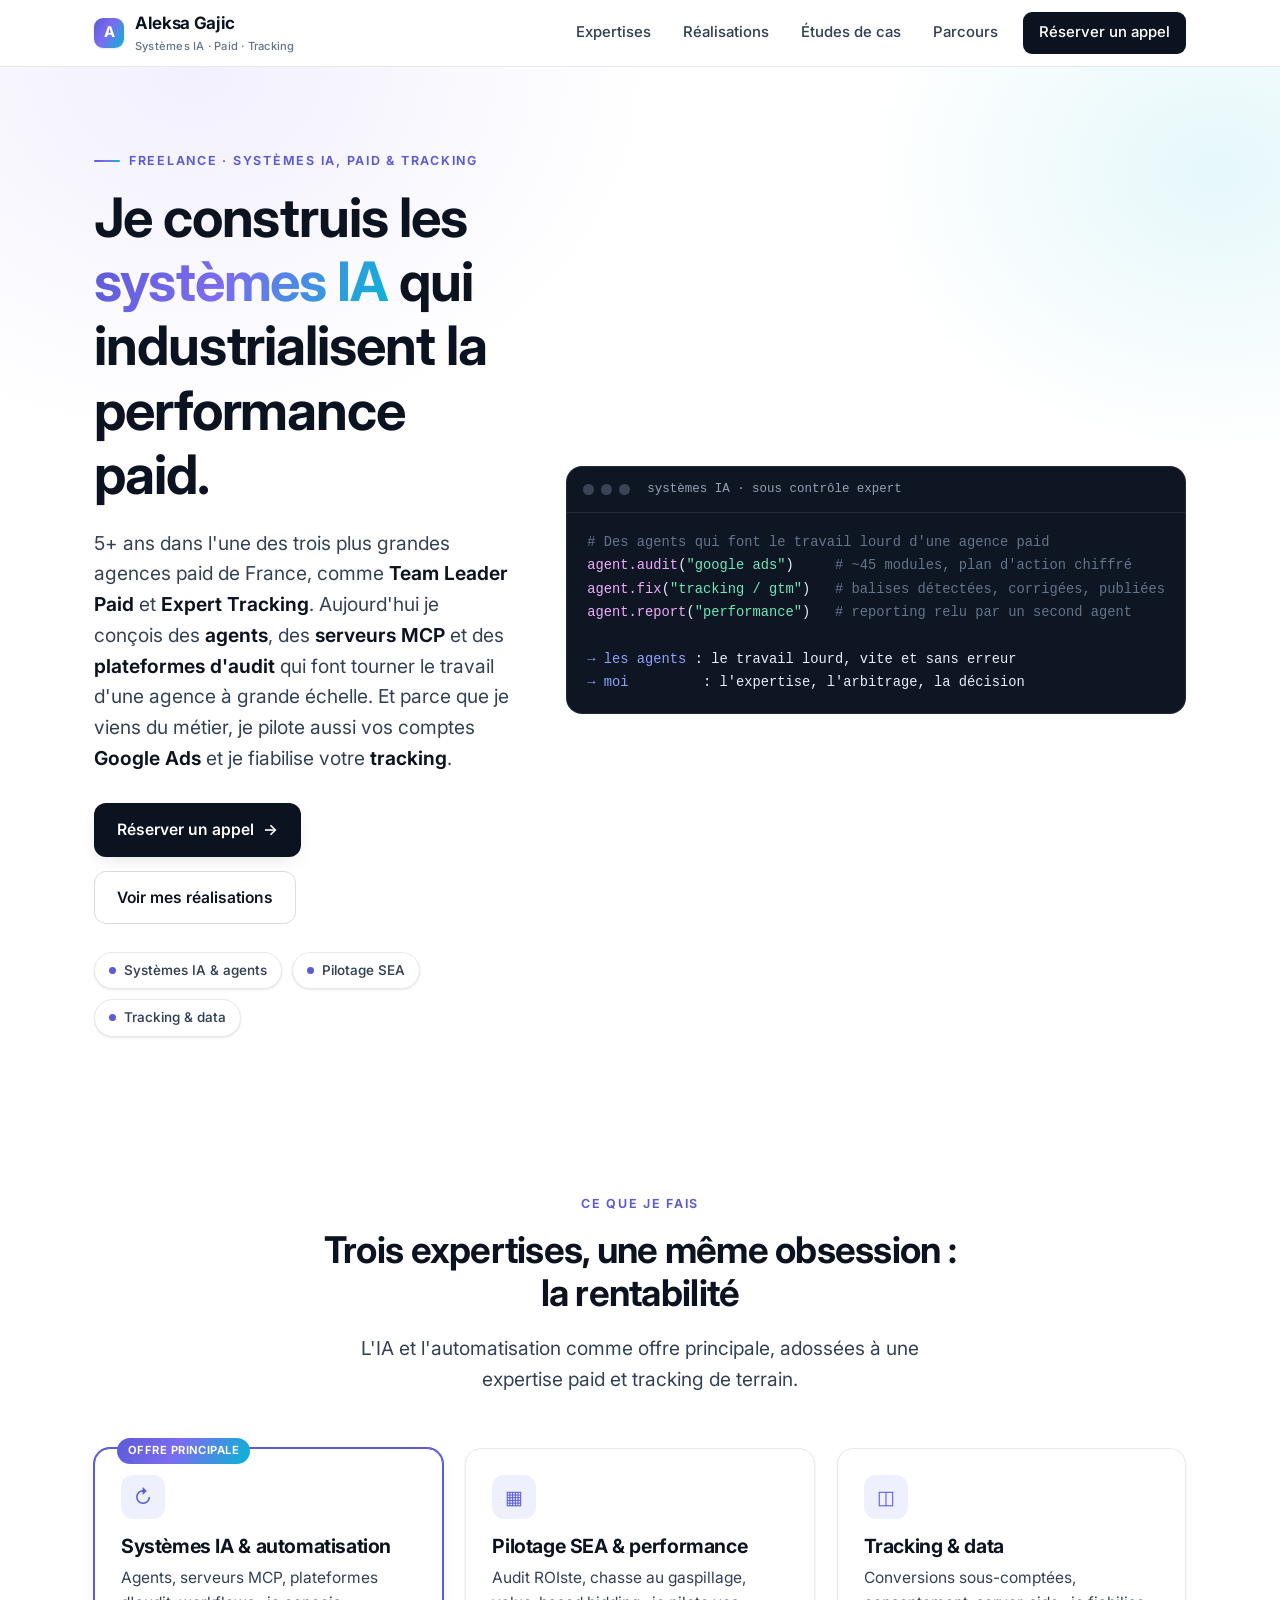
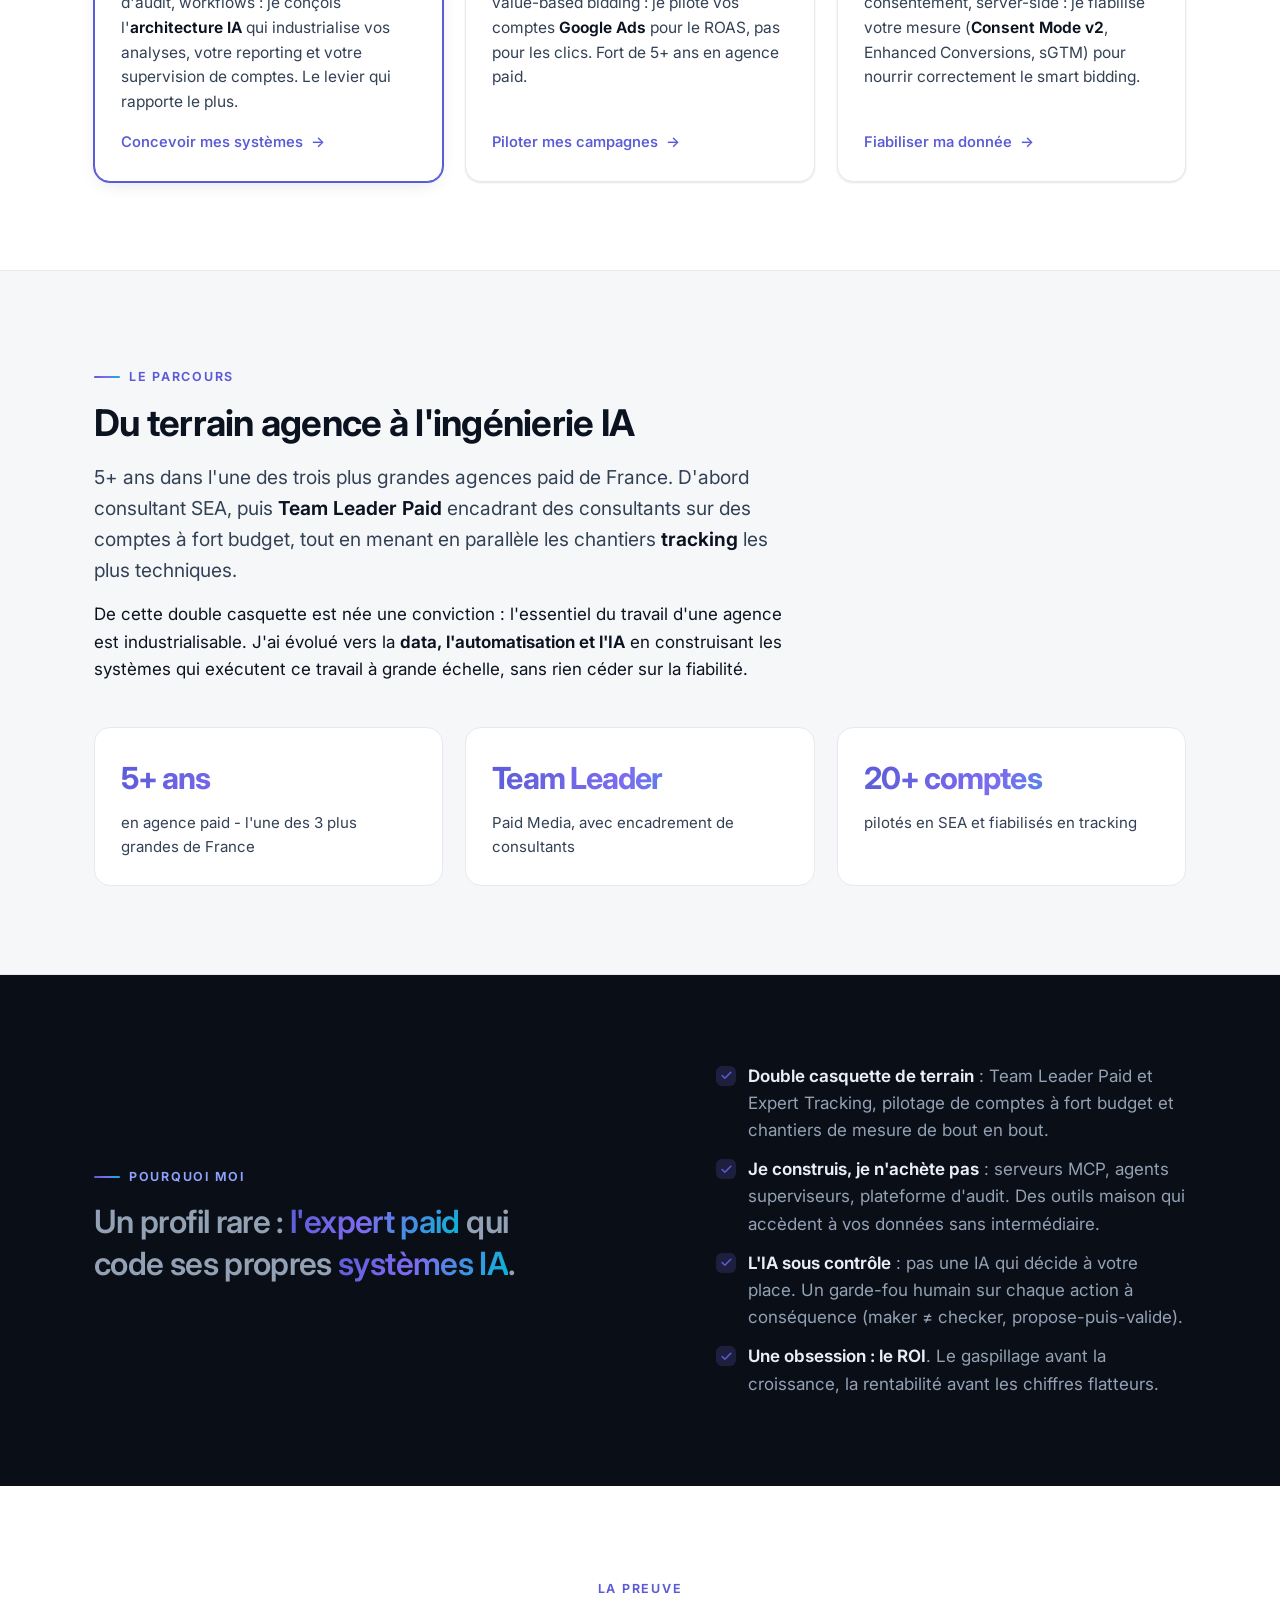
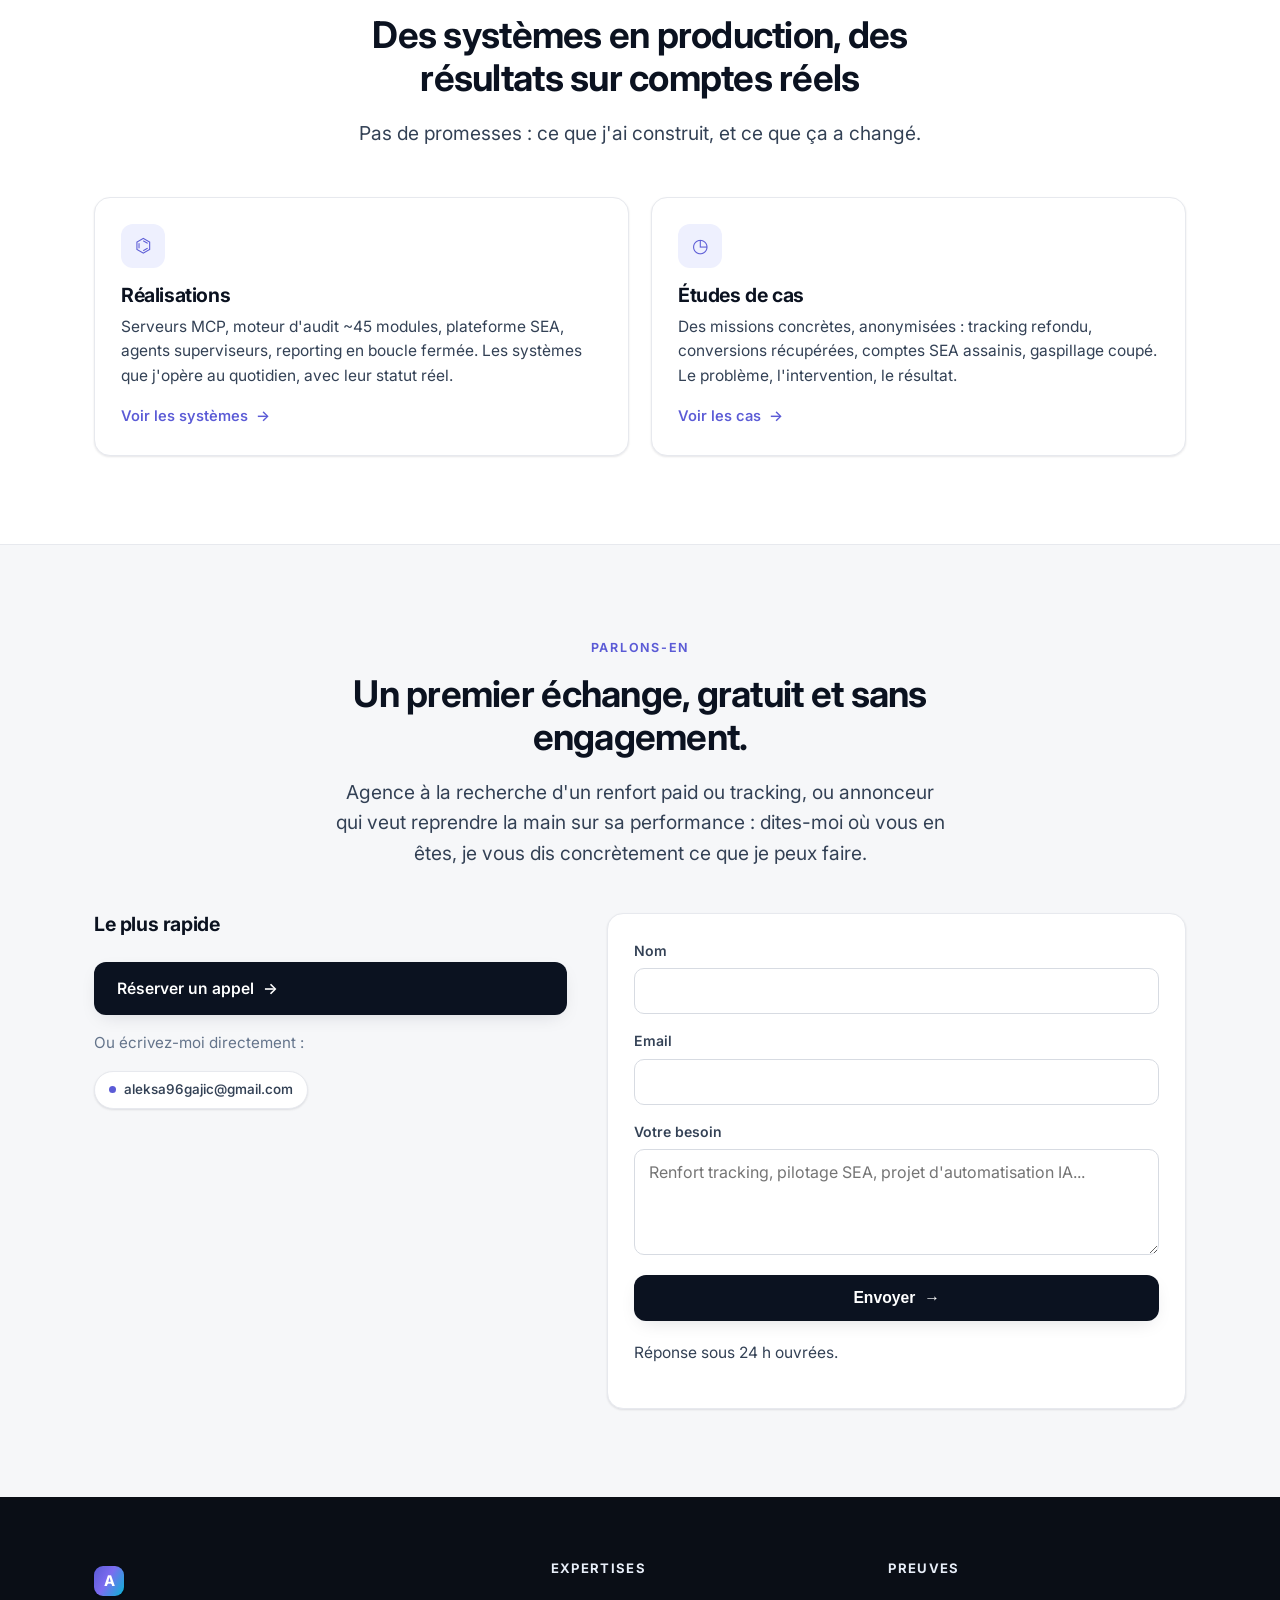
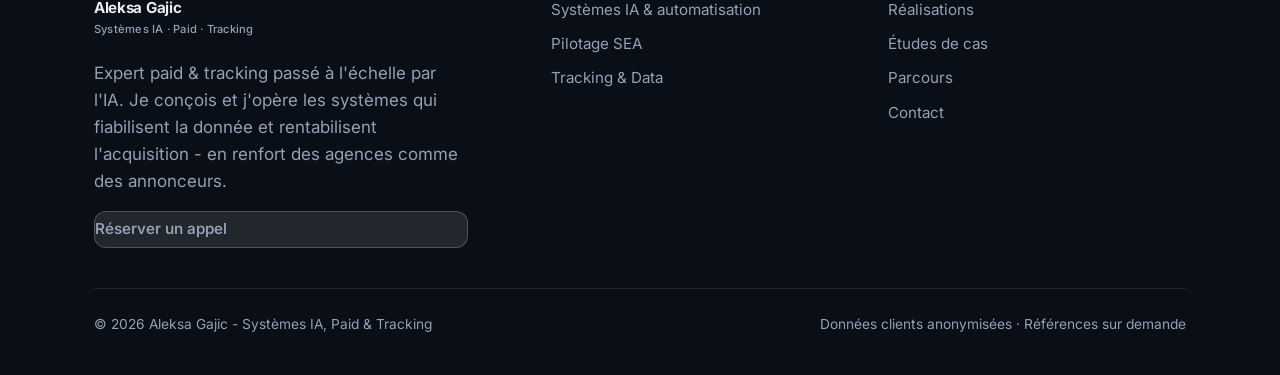
<file: index.html>
<!DOCTYPE html>
<html lang="fr">
<head>
  <meta charset="UTF-8" />
  <meta name="viewport" content="width=device-width, initial-scale=1.0" />
  <title>Aleksa Gajic - Systèmes IA, Paid &amp; Tracking | Freelance</title>
  <meta name="description" content="Freelance systèmes IA, paid et tracking. Je conçois des agents, des serveurs MCP et des plateformes d'audit qui industrialisent le travail des agences paid - et je pilote vos campagnes Google Ads et fiabilise votre tracking." />
  <link rel="preconnect" href="https://fonts.googleapis.com" />
  <link rel="preconnect" href="https://fonts.gstatic.com" crossorigin />
  <link href="https://fonts.googleapis.com/css2?family=Inter:wght@400;500;600;700;800&display=swap" rel="stylesheet" />
  <link rel="stylesheet" href="assets/styles.css" />
</head>
<body>

  <!-- ====================== NAV ====================== -->
  <header class="nav">
    <div class="wrap nav__inner">
      <a class="brand" href="index.html">
        <span class="brand__mark">A</span>
        <span>Aleksa Gajic<small>Systèmes IA · Paid · Tracking</small></span>
      </a>
      <button class="nav__toggle" aria-label="Menu"><span></span><span></span><span></span></button>
      <nav class="nav__links">
        <a href="index.html#offre">Expertises</a>
        <a href="realisations.html">Réalisations</a>
        <a href="etudes-de-cas.html">Études de cas</a>
        <a href="index.html#parcours">Parcours</a>
        <a class="nav__cta" href="index.html#contact">Réserver un appel</a>
      </nav>
    </div>
  </header>

  <!-- ====================== HERO ====================== -->
  <section class="hero">
    <div class="wrap hero__grid">
      <div class="reveal">
        <span class="eyebrow">Freelance · Systèmes IA, Paid &amp; Tracking</span>
        <h1>Je construis les <span class="grad">systèmes IA</span> qui industrialisent la performance paid.</h1>
        <p class="lead">
          5+ ans dans l'une des trois plus grandes agences paid de France, comme
          <strong>Team Leader Paid</strong> et <strong>Expert Tracking</strong>. Aujourd'hui je conçois des
          <strong>agents</strong>, des <strong>serveurs MCP</strong> et des <strong>plateformes d'audit</strong>
          qui font tourner le travail d'une agence à grande échelle. Et parce que je viens du métier, je pilote
          aussi vos comptes <strong>Google Ads</strong> et je fiabilise votre <strong>tracking</strong>.
        </p>
        <div class="btn-row" style="margin-top:30px">
          <a class="btn btn--primary" href="index.html#contact">Réserver un appel <span class="arrow">→</span></a>
          <a class="btn btn--ghost" href="realisations.html">Voir mes réalisations</a>
        </div>
        <div class="hero__meta">
          <span class="pill"><span class="dot"></span> Systèmes IA &amp; agents</span>
          <span class="pill"><span class="dot"></span> Pilotage SEA</span>
          <span class="pill"><span class="dot"></span> Tracking &amp; data</span>
        </div>
      </div>

      <div class="reveal">
        <div class="code" aria-hidden="true">
          <div class="code__bar"><i></i><i></i><i></i><span>systèmes IA · sous contrôle expert</span></div>
<pre><span class="c-com"># Des agents qui font le travail lourd d'une agence paid</span>
<span class="c-fn">agent.audit</span>(<span class="c-str">"google ads"</span>)     <span class="c-com"># ~45 modules, plan d'action chiffré</span>
<span class="c-fn">agent.fix</span>(<span class="c-str">"tracking / gtm"</span>)   <span class="c-com"># balises détectées, corrigées, publiées</span>
<span class="c-fn">agent.report</span>(<span class="c-str">"performance"</span>)   <span class="c-com"># reporting relu par un second agent</span>

<span class="c-key">→ les agents</span> : le travail lourd, vite et sans erreur
<span class="c-key">→ moi</span>         : l'expertise, l'arbitrage, la décision</pre>
        </div>
      </div>
    </div>
  </section>

  <!-- ====================== LES 3 EXPERTISES ====================== -->
  <section class="section" id="offre">
    <div class="wrap">
      <div class="reveal center" style="max-width:58ch;margin:0 auto">
        <span class="eyebrow">Ce que je fais</span>
        <h2>Trois expertises, une même obsession : la rentabilité</h2>
        <p class="lead">L'IA et l'automatisation comme offre principale, adossées à une expertise paid et tracking de terrain.</p>
      </div>

      <div class="grid grid--3" style="margin-top:54px">

        <a class="card card--feature reveal" href="ia.html">
          <span class="card__flag">Offre principale</span>
          <div class="card__top">
            <span class="card__icon">↻</span>
          </div>
          <h3>Systèmes IA &amp; automatisation</h3>
          <p>Agents, serveurs MCP, plateformes d'audit, workflows : je conçois l'<strong>architecture IA</strong> qui industrialise vos analyses, votre reporting et votre supervision de comptes. Le levier qui rapporte le plus.</p>
          <span class="card__foot">Concevoir mes systèmes <span class="arrow">→</span></span>
        </a>

        <a class="card reveal" href="paid.html">
          <div class="card__top">
            <span class="card__icon">▦</span>
          </div>
          <h3>Pilotage SEA &amp; performance</h3>
          <p>Audit ROIste, chasse au gaspillage, value-based bidding : je pilote vos comptes <strong>Google Ads</strong> pour le ROAS, pas pour les clics. Fort de 5+ ans en agence paid.</p>
          <span class="card__foot">Piloter mes campagnes <span class="arrow">→</span></span>
        </a>

        <a class="card reveal" href="tracking.html">
          <div class="card__top">
            <span class="card__icon">◫</span>
          </div>
          <h3>Tracking &amp; data</h3>
          <p>Conversions sous-comptées, consentement, server-side : je fiabilise votre mesure (<strong>Consent Mode v2</strong>, Enhanced Conversions, sGTM) pour nourrir correctement le smart bidding.</p>
          <span class="card__foot">Fiabiliser ma donnée <span class="arrow">→</span></span>
        </a>

      </div>
    </div>
  </section>

  <!-- ====================== PARCOURS ====================== -->
  <section class="section" id="parcours" style="background:var(--bg-soft);border-top:1px solid var(--line);border-bottom:1px solid var(--line)">
    <div class="wrap">
      <div class="reveal" style="max-width:64ch">
        <span class="eyebrow">Le parcours</span>
        <h2>Du terrain agence à l'ingénierie IA</h2>
        <p class="lead">
          5+ ans dans l'une des trois plus grandes agences paid de France. D'abord consultant SEA, puis
          <strong>Team Leader Paid</strong> encadrant des consultants sur des comptes à fort budget, tout en
          menant en parallèle les chantiers <strong>tracking</strong> les plus techniques.
        </p>
        <p>
          De cette double casquette est née une conviction : l'essentiel du travail d'une agence est
          industrialisable. J'ai évolué vers la <strong>data, l'automatisation et l'IA</strong> en construisant
          les systèmes qui exécutent ce travail à grande échelle, sans rien céder sur la fiabilité.
        </p>
      </div>
      <div class="stats reveal" style="margin-top:44px">
        <div class="stat"><div class="stat__k">5+ ans</div><p>en agence paid - l'une des 3 plus grandes de France</p></div>
        <div class="stat"><div class="stat__k">Team Leader</div><p>Paid Media, avec encadrement de consultants</p></div>
        <div class="stat"><div class="stat__k">20+ comptes</div><p>pilotés en SEA et fiabilisés en tracking</p></div>
      </div>
    </div>
  </section>

  <!-- ====================== POURQUOI MOI (dark) ====================== -->
  <section class="dark section">
    <div class="wrap split split--wide">
      <div class="reveal">
        <span class="eyebrow">Pourquoi moi</span>
        <p class="quote">Un profil rare : <span class="grad">l'expert paid</span> qui code ses propres <span class="grad">systèmes IA</span>.</p>
      </div>
      <div class="reveal">
        <ul class="ticks">
          <li><strong>Double casquette de terrain</strong> : Team Leader Paid et Expert Tracking, pilotage de comptes à fort budget et chantiers de mesure de bout en bout.</li>
          <li><strong>Je construis, je n'achète pas</strong> : serveurs MCP, agents superviseurs, plateforme d'audit. Des outils maison qui accèdent à vos données sans intermédiaire.</li>
          <li><strong>L'IA sous contrôle</strong> : pas une IA qui décide à votre place. Un garde-fou humain sur chaque action à conséquence (maker ≠ checker, propose-puis-valide).</li>
          <li><strong>Une obsession : le ROI</strong>. Le gaspillage avant la croissance, la rentabilité avant les chiffres flatteurs.</li>
        </ul>
      </div>
    </div>
  </section>

  <!-- ====================== PREUVES ====================== -->
  <section class="section" id="preuves">
    <div class="wrap">
      <div class="reveal center" style="max-width:54ch;margin:0 auto">
        <span class="eyebrow">La preuve</span>
        <h2>Des systèmes en production, des résultats sur comptes réels</h2>
        <p class="lead">Pas de promesses : ce que j'ai construit, et ce que ça a changé.</p>
      </div>
      <div class="grid grid--2" style="margin-top:48px">
        <a class="card reveal" href="realisations.html">
          <div class="card__top"><span class="card__icon">⌬</span></div>
          <h3>Réalisations</h3>
          <p>Serveurs MCP, moteur d'audit ~45 modules, plateforme SEA, agents superviseurs, reporting en boucle fermée. Les systèmes que j'opère au quotidien, avec leur statut réel.</p>
          <span class="card__foot">Voir les systèmes <span class="arrow">→</span></span>
        </a>
        <a class="card reveal" href="etudes-de-cas.html">
          <div class="card__top"><span class="card__icon">◷</span></div>
          <h3>Études de cas</h3>
          <p>Des missions concrètes, anonymisées : tracking refondu, conversions récupérées, comptes SEA assainis, gaspillage coupé. Le problème, l'intervention, le résultat.</p>
          <span class="card__foot">Voir les cas <span class="arrow">→</span></span>
        </a>
      </div>
    </div>
  </section>

  <!-- ====================== CONTACT ====================== -->
  <section class="section" id="contact" style="background:var(--bg-soft);border-top:1px solid var(--line)">
    <div class="wrap">
      <div class="reveal center" style="max-width:56ch;margin:0 auto 44px">
        <span class="eyebrow">Parlons-en</span>
        <h2>Un premier échange, gratuit et sans engagement.</h2>
        <p class="lead">Agence à la recherche d'un renfort paid ou tracking, ou annonceur qui veut reprendre la main sur sa performance : dites-moi où vous en êtes, je vous dis concrètement ce que je peux faire.</p>
      </div>
      <div class="contact-split reveal">
        <div class="contact-direct">
          <h3>Le plus rapide</h3>
          <!-- TODO cal.com : remplacer le href par ton vrai lien de prise de RDV (ex: https://cal.com/aleksa-gajic). En attendant, le bouton ouvre l'email. -->
          <a class="btn btn--primary" href="mailto:aleksa96gajic@gmail.com?subject=Demande%20d'appel" data-booking>Réserver un appel <span class="arrow">→</span></a>
          <p class="muted" style="font-size:0.95rem;margin:0">Ou écrivez-moi directement :</p>
          <a class="pill" href="mailto:aleksa96gajic@gmail.com"><span class="dot"></span> aleksa96gajic@gmail.com</a>
        </div>
        <!-- TODO Formspree : créer un formulaire gratuit sur formspree.io et remplacer REMPLACER_PAR_VOTRE_ID. Tant que ce n'est pas fait, l'envoi bascule automatiquement sur l'email (cf. app.js). -->
        <form class="contact-form card" action="https://formspree.io/f/REMPLACER_PAR_VOTRE_ID" method="POST">
          <label>Nom
            <input type="text" name="name" required />
          </label>
          <label>Email
            <input type="email" name="email" required />
          </label>
          <label>Votre besoin
            <textarea name="message" rows="4" required placeholder="Renfort tracking, pilotage SEA, projet d'automatisation IA..."></textarea>
          </label>
          <button type="submit" class="btn btn--primary">Envoyer <span class="arrow">→</span></button>
          <p class="form-note">Réponse sous 24 h ouvrées.</p>
        </form>
      </div>
    </div>
  </section>

  <!-- ====================== FOOTER ====================== -->
  <footer class="footer">
    <div class="wrap">
      <div class="footer__grid">
        <div class="footer__brand">
          <a class="brand" href="index.html" style="color:var(--d-ink);margin-bottom:16px">
            <span class="brand__mark">A</span>
            <span>Aleksa Gajic<small style="color:var(--d-muted)">Systèmes IA · Paid · Tracking</small></span>
          </a>
          <p>Expert paid &amp; tracking passé à l'échelle par l'IA. Je conçois et j'opère les systèmes qui fiabilisent la donnée et rentabilisent l'acquisition - en renfort des agences comme des annonceurs.</p>
          <a class="btn btn--light" href="index.html#contact" style="margin-top:14px">Réserver un appel</a>
        </div>
        <div>
          <h4>Expertises</h4>
          <a href="ia.html">Systèmes IA &amp; automatisation</a>
          <a href="paid.html">Pilotage SEA</a>
          <a href="tracking.html">Tracking &amp; Data</a>
        </div>
        <div>
          <h4>Preuves</h4>
          <a href="realisations.html">Réalisations</a>
          <a href="etudes-de-cas.html">Études de cas</a>
          <a href="index.html#parcours">Parcours</a>
          <a href="index.html#contact">Contact</a>
        </div>
      </div>
      <div class="footer__bottom">
        <span>© 2026 Aleksa Gajic - Systèmes IA, Paid &amp; Tracking</span>
        <span>Données clients anonymisées · Références sur demande</span>
      </div>
    </div>
  </footer>

  <script src="assets/app.js"></script>
</body>
</html>
</file>
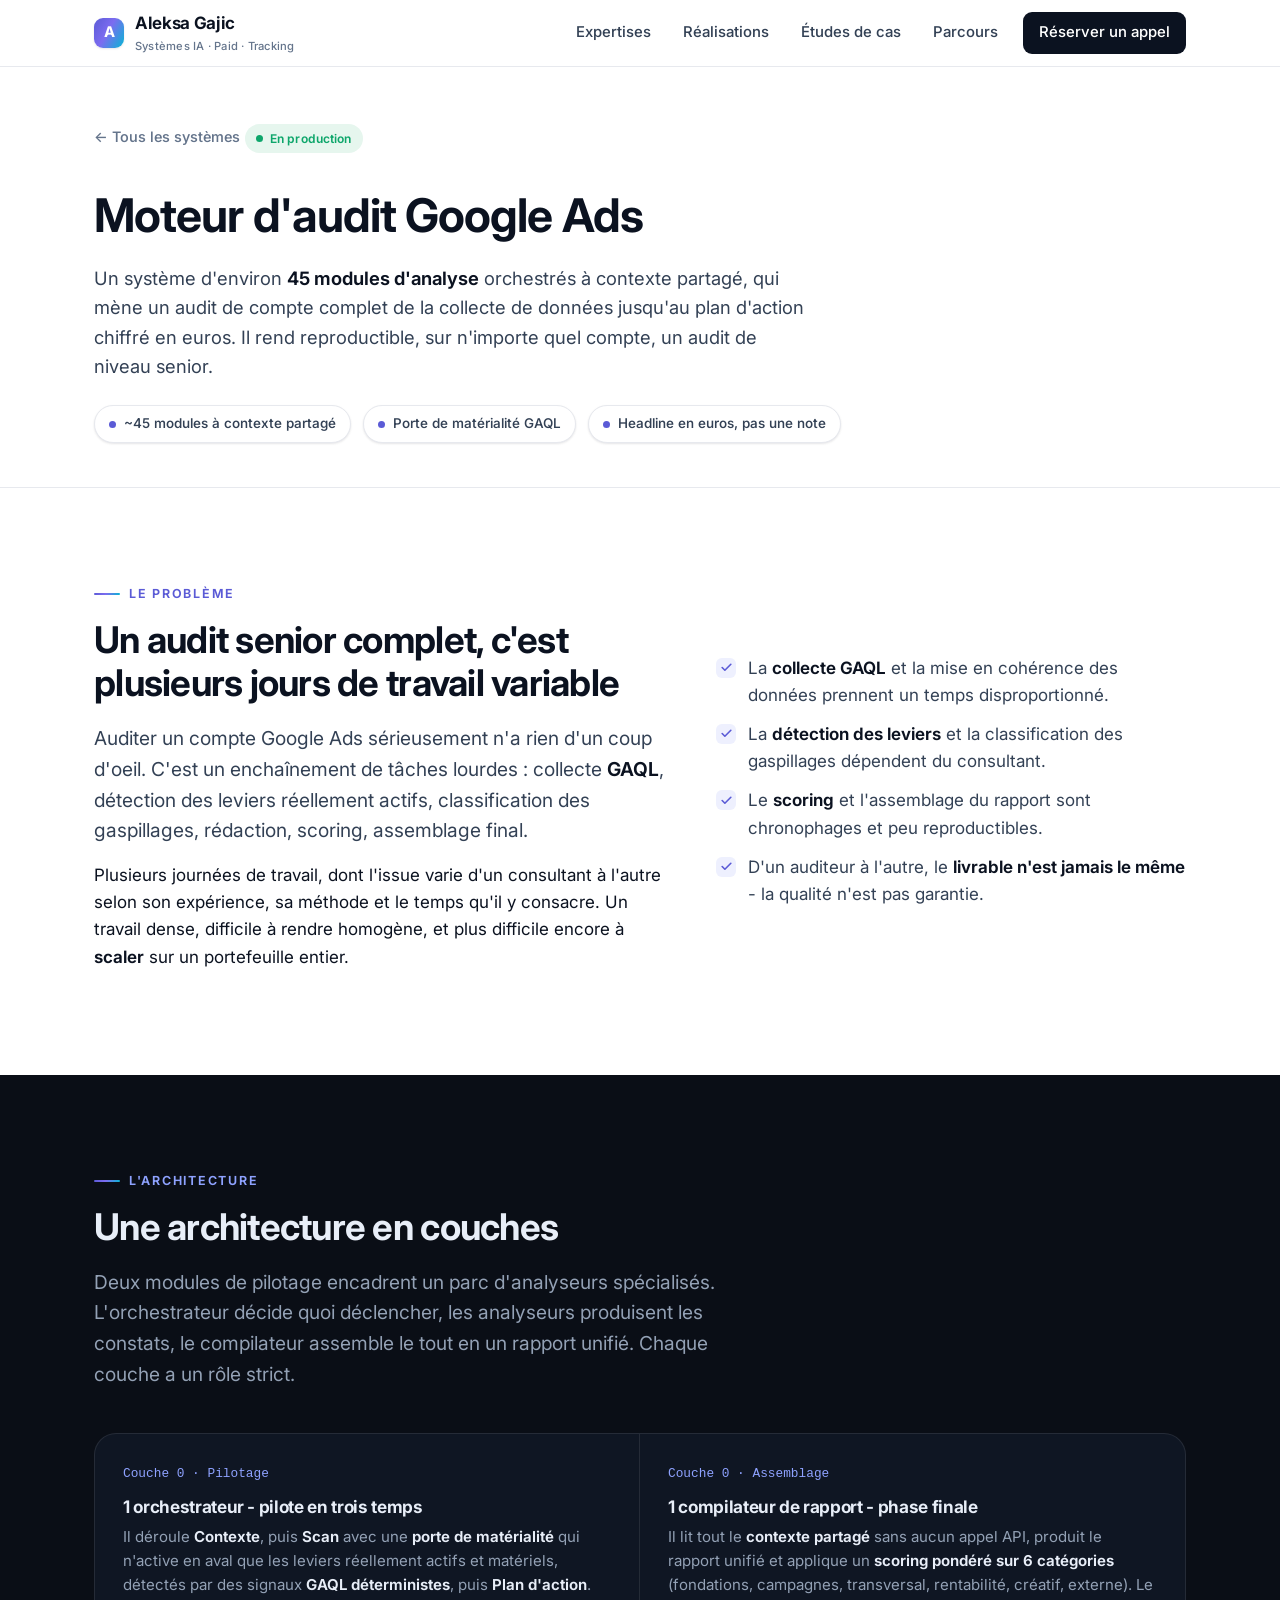
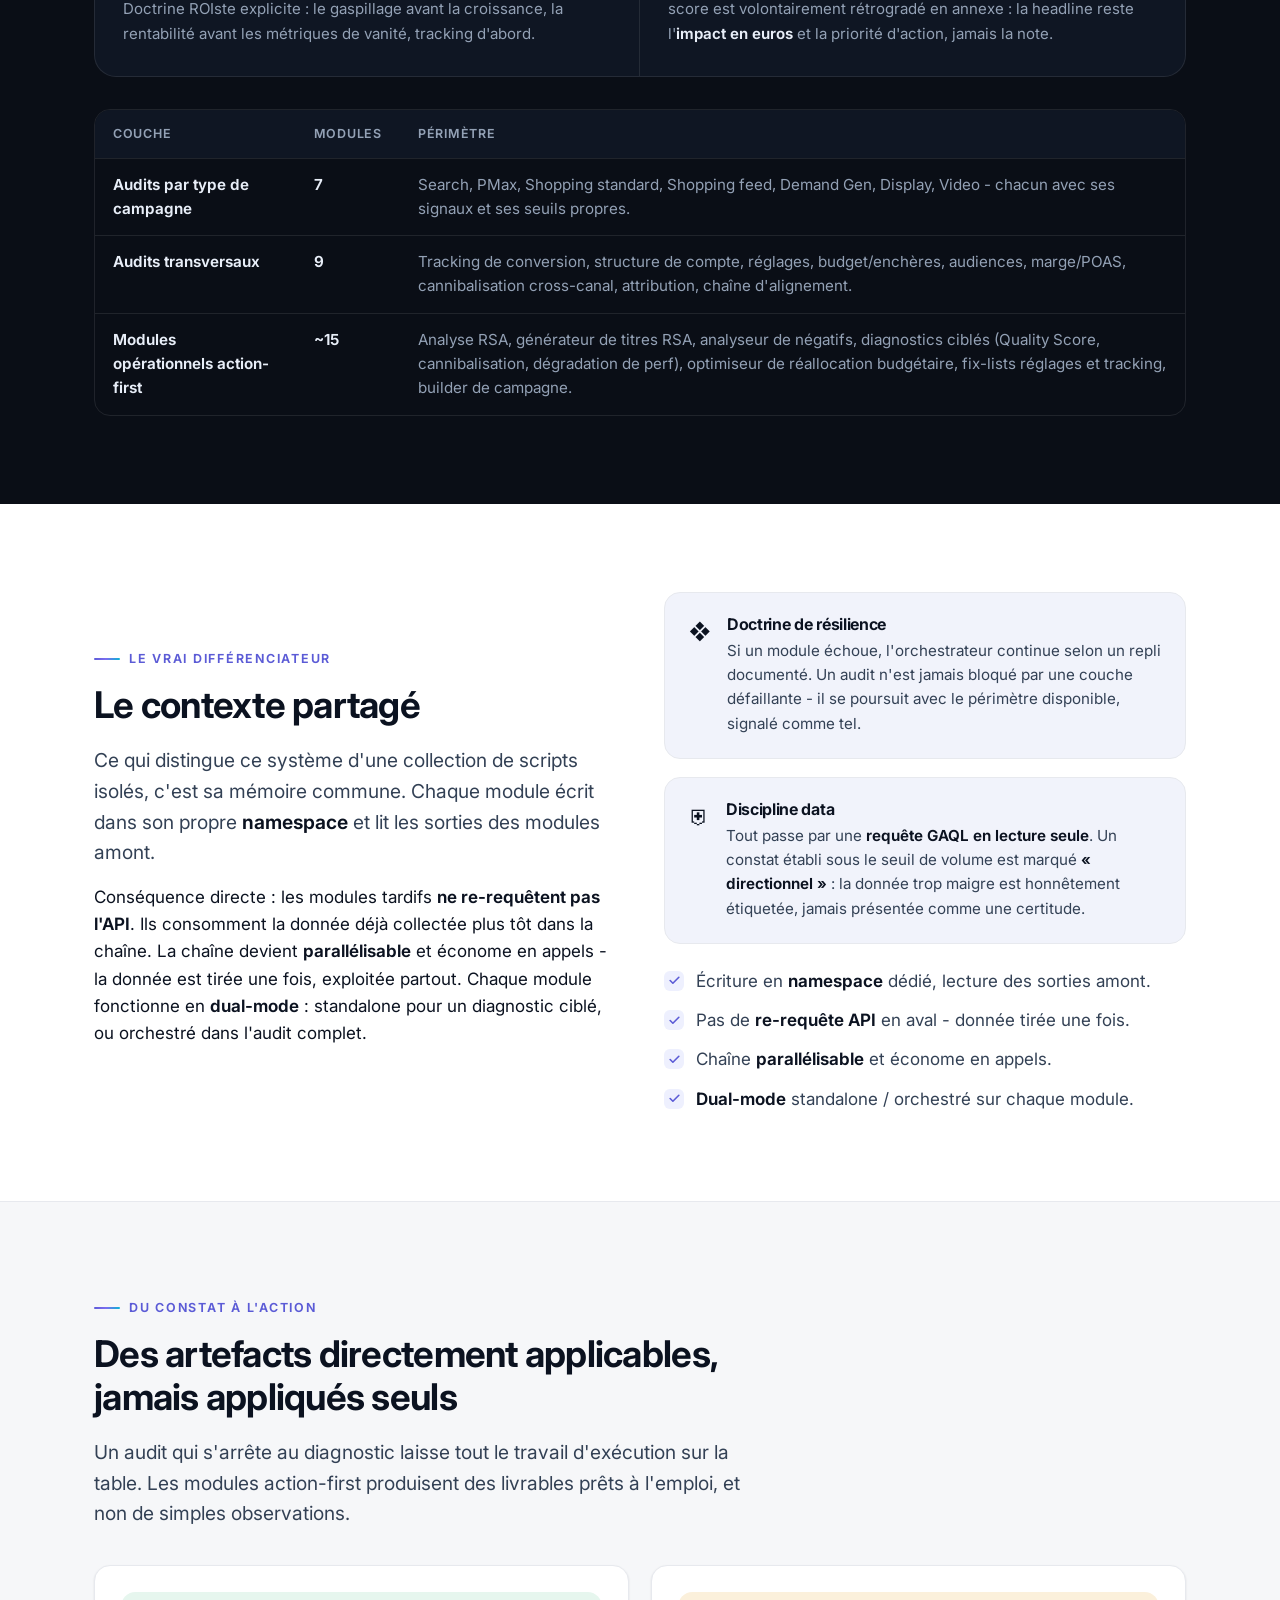
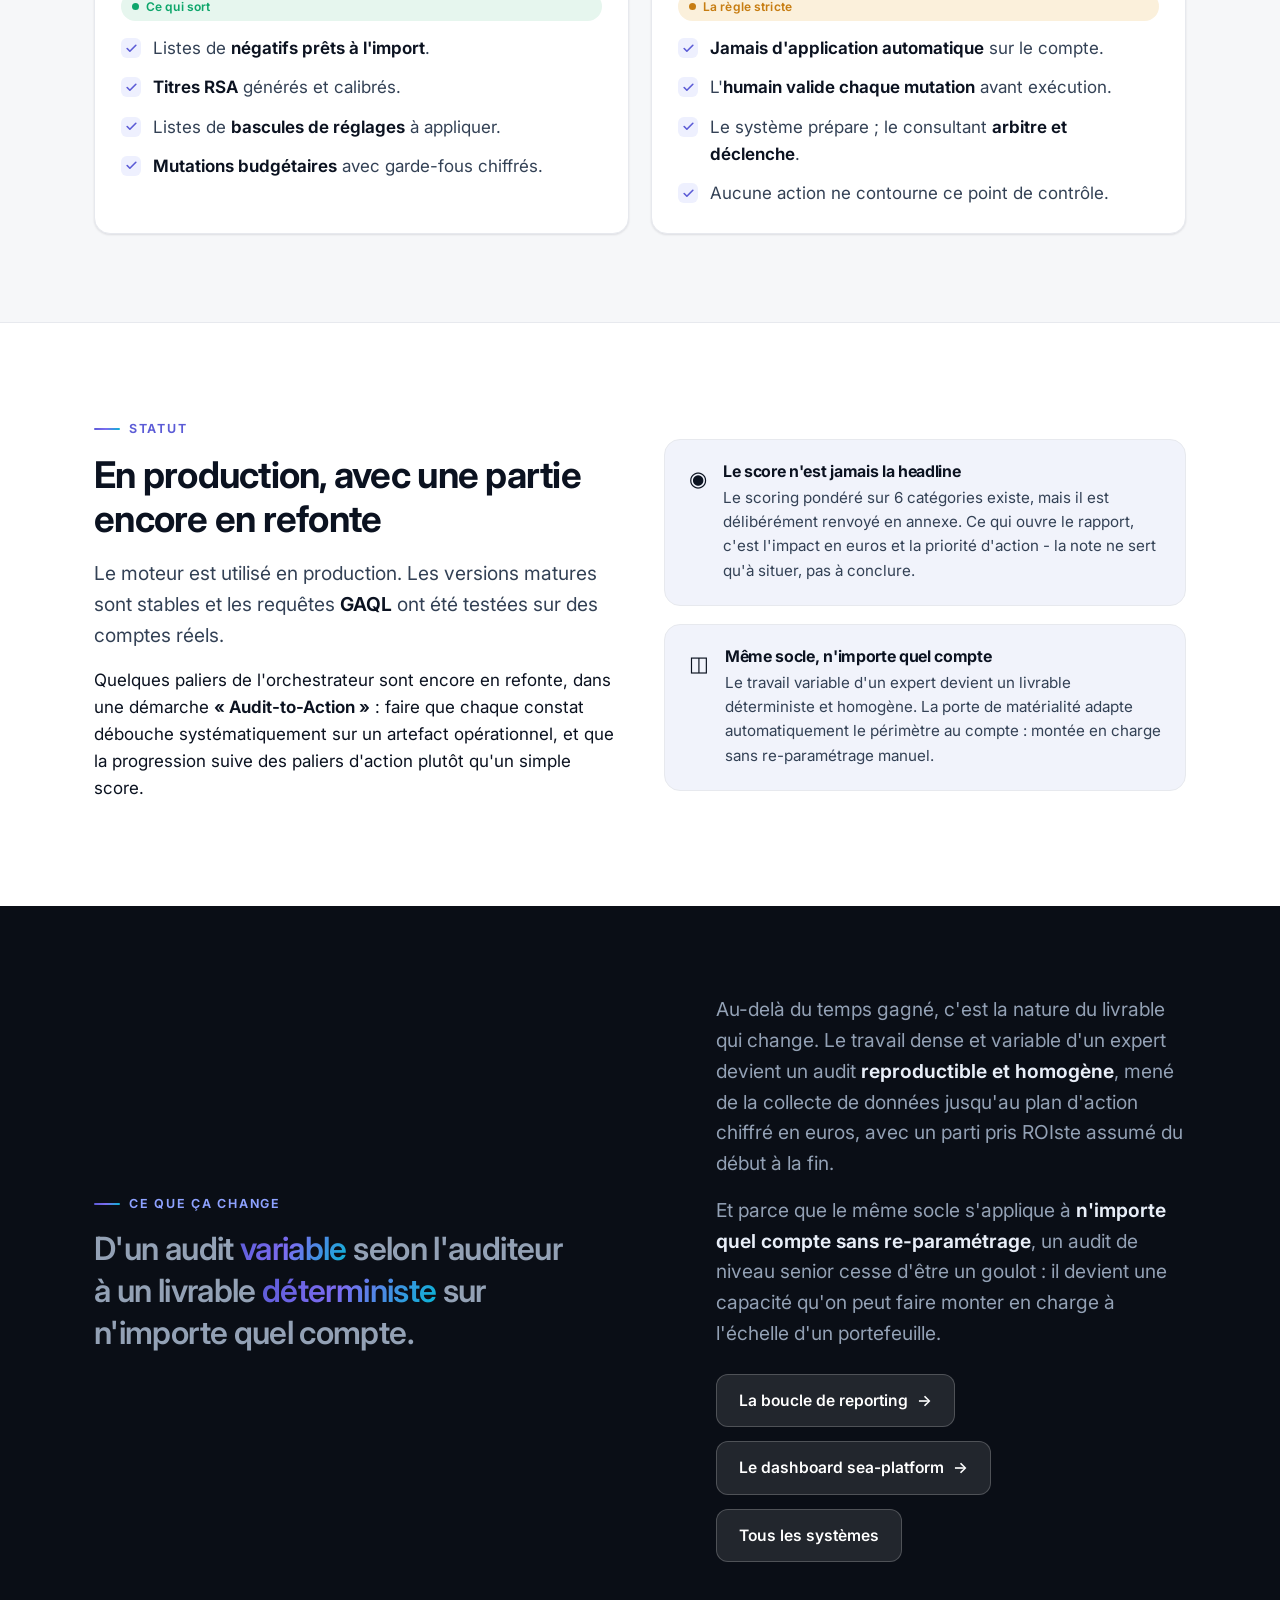
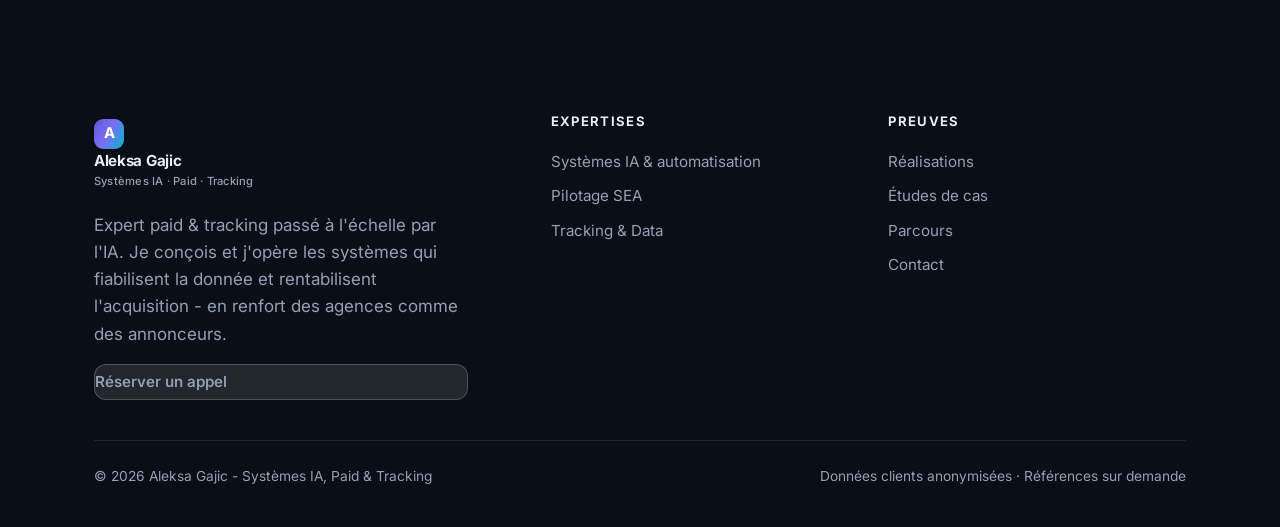
<file: audit-engine.html>
<!DOCTYPE html>
<html lang="fr">
<head>
  <meta charset="UTF-8" />
  <meta name="viewport" content="width=device-width, initial-scale=1.0" />
  <title>Moteur d'audit Google Ads - Aleksa | Acquisition &amp; Data Analytics</title>
  <meta name="description" content="Un système d'environ 45 modules d'analyse orchestrés à contexte partagé, qui mène un audit de compte Google Ads complet de la collecte de données jusqu'au plan d'action chiffré en euros." />
  <link rel="preconnect" href="https://fonts.googleapis.com" />
  <link rel="preconnect" href="https://fonts.gstatic.com" crossorigin />
  <link href="https://fonts.googleapis.com/css2?family=Inter:wght@400;500;600;700;800&display=swap" rel="stylesheet" />
  <link rel="stylesheet" href="assets/styles.css" />
</head>
<body>

  <!-- NAV -->
  <header class="nav">
    <div class="wrap nav__inner">
      <a class="brand" href="index.html">
        <span class="brand__mark">A</span>
        <span>Aleksa Gajic<small>Systèmes IA · Paid · Tracking</small></span>
      </a>
      <button class="nav__toggle" aria-label="Menu"><span></span><span></span><span></span></button>
      <nav class="nav__links">
        <a href="index.html#offre">Expertises</a>
        <a href="realisations.html">Réalisations</a>
        <a href="etudes-de-cas.html">Études de cas</a>
        <a href="index.html#parcours">Parcours</a>
        <a class="nav__cta" href="index.html#contact">Réserver un appel</a>
      </nav>
    </div>
  </header>

  <!-- PAGE HEADER -->
  <section class="phead">
    <div class="wrap">
      <a class="back" href="realisations.html">← Tous les systèmes</a>
      <span class="badge badge--prod">En production</span>
      <h1 style="margin-top:18px">Moteur d'audit Google Ads</h1>
      <p class="lead">Un système d'environ <strong>45 modules d'analyse</strong> orchestrés à contexte partagé, qui mène un audit de compte complet de la collecte de données jusqu'au plan d'action chiffré en euros. Il rend reproductible, sur n'importe quel compte, un audit de niveau senior.</p>
      <div class="phead__meta">
        <span class="pill"><span class="dot"></span> ~45 modules à contexte partagé</span>
        <span class="pill"><span class="dot"></span> Porte de matérialité GAQL</span>
        <span class="pill"><span class="dot"></span> Headline en euros, pas une note</span>
      </div>
    </div>
  </section>

  <!-- LE PROBLEME -->
  <section class="section">
    <div class="wrap split split--wide">
      <div class="reveal">
        <span class="eyebrow">Le problème</span>
        <h2>Un audit senior complet, c'est plusieurs jours de travail variable</h2>
        <p class="lead">
          Auditer un compte Google Ads sérieusement n'a rien d'un coup d'oeil. C'est un enchaînement de
          tâches lourdes : collecte <strong>GAQL</strong>, détection des leviers réellement actifs,
          classification des gaspillages, rédaction, scoring, assemblage final.
        </p>
        <p>
          Plusieurs journées de travail, dont l'issue varie d'un consultant à l'autre selon son expérience,
          sa méthode et le temps qu'il y consacre. Un travail dense, difficile à rendre homogène, et plus
          difficile encore à <strong>scaler</strong> sur un portefeuille entier.
        </p>
      </div>
      <div class="reveal">
        <ul class="ticks">
          <li>La <strong>collecte GAQL</strong> et la mise en cohérence des données prennent un temps disproportionné.</li>
          <li>La <strong>détection des leviers</strong> et la classification des gaspillages dépendent du consultant.</li>
          <li>Le <strong>scoring</strong> et l'assemblage du rapport sont chronophages et peu reproductibles.</li>
          <li>D'un auditeur à l'autre, le <strong>livrable n'est jamais le même</strong> - la qualité n'est pas garantie.</li>
        </ul>
      </div>
    </div>
  </section>

  <!-- L'ARCHITECTURE EN COUCHES (dark) -->
  <section class="dark section">
    <div class="wrap">
      <div class="reveal" style="max-width:62ch">
        <span class="eyebrow">L'architecture</span>
        <h2>Une architecture en couches</h2>
        <p class="lead">Deux modules de pilotage encadrent un parc d'analyseurs spécialisés. L'orchestrateur décide quoi déclencher, les analyseurs produisent les constats, le compilateur assemble le tout en un rapport unifié. Chaque couche a un rôle strict.</p>
      </div>

      <div class="thread reveal" style="margin-top:44px;grid-template-columns:repeat(2,1fr)">
        <div class="thread__step">
          <div class="thread__num">Couche 0 · Pilotage</div>
          <h3>1 orchestrateur - pilote en trois temps</h3>
          <p>Il déroule <strong>Contexte</strong>, puis <strong>Scan</strong> avec une <strong>porte de matérialité</strong> qui n'active en aval que les leviers réellement actifs et matériels, détectés par des signaux <strong>GAQL déterministes</strong>, puis <strong>Plan d'action</strong>. Doctrine ROIste explicite : le gaspillage avant la croissance, la rentabilité avant les métriques de vanité, tracking d'abord.</p>
        </div>
        <div class="thread__step">
          <div class="thread__num">Couche 0 · Assemblage</div>
          <h3>1 compilateur de rapport - phase finale</h3>
          <p>Il lit tout le <strong>contexte partagé</strong> sans aucun appel API, produit le rapport unifié et applique un <strong>scoring pondéré sur 6 catégories</strong> (fondations, campagnes, transversal, rentabilité, créatif, externe). Le score est volontairement rétrogradé en annexe : la headline reste l'<strong>impact en euros</strong> et la priorité d'action, jamais la note.</p>
        </div>
      </div>

      <div class="table-wrap reveal" style="margin-top:32px">
        <table>
          <thead>
            <tr>
              <th>Couche</th>
              <th>Modules</th>
              <th>Périmètre</th>
            </tr>
          </thead>
          <tbody>
            <tr>
              <td><strong>Audits par type de campagne</strong></td>
              <td><strong>7</strong></td>
              <td>Search, PMax, Shopping standard, Shopping feed, Demand Gen, Display, Video - chacun avec ses signaux et ses seuils propres.</td>
            </tr>
            <tr>
              <td><strong>Audits transversaux</strong></td>
              <td><strong>9</strong></td>
              <td>Tracking de conversion, structure de compte, réglages, budget/enchères, audiences, marge/POAS, cannibalisation cross-canal, attribution, chaîne d'alignement.</td>
            </tr>
            <tr>
              <td><strong>Modules opérationnels action-first</strong></td>
              <td><strong>~15</strong></td>
              <td>Analyse RSA, générateur de titres RSA, analyseur de négatifs, diagnostics ciblés (Quality Score, cannibalisation, dégradation de perf), optimiseur de réallocation budgétaire, fix-lists réglages et tracking, builder de campagne.</td>
            </tr>
          </tbody>
        </table>
      </div>
    </div>
  </section>

  <!-- LE VRAI DIFFERENCIATEUR -->
  <section class="section">
    <div class="wrap split">
      <div class="reveal">
        <span class="eyebrow">Le vrai différenciateur</span>
        <h2>Le contexte partagé</h2>
        <p class="lead">
          Ce qui distingue ce système d'une collection de scripts isolés, c'est sa mémoire commune. Chaque
          module écrit dans son propre <strong>namespace</strong> et lit les sorties des modules amont.
        </p>
        <p>
          Conséquence directe : les modules tardifs <strong>ne re-requêtent pas l'API</strong>. Ils
          consomment la donnée déjà collectée plus tôt dans la chaîne. La chaîne devient
          <strong>parallélisable</strong> et économe en appels - la donnée est tirée une fois, exploitée
          partout. Chaque module fonctionne en <strong>dual-mode</strong> : standalone pour un diagnostic
          ciblé, ou orchestré dans l'audit complet.
        </p>
      </div>
      <div class="reveal">
        <div class="callout">
          <span class="callout__icon">❖</span>
          <div>
            <h4>Doctrine de résilience</h4>
            <p>Si un module échoue, l'orchestrateur continue selon un repli documenté. Un audit n'est jamais bloqué par une couche défaillante - il se poursuit avec le périmètre disponible, signalé comme tel.</p>
          </div>
        </div>
        <div class="callout" style="margin-top:18px">
          <span class="callout__icon">⛨</span>
          <div>
            <h4>Discipline data</h4>
            <p>Tout passe par une <strong>requête GAQL en lecture seule</strong>. Un constat établi sous le seuil de volume est marqué <strong>« directionnel »</strong> : la donnée trop maigre est honnêtement étiquetée, jamais présentée comme une certitude.</p>
          </div>
        </div>
        <ul class="ticks" style="margin-top:24px">
          <li>Écriture en <strong>namespace</strong> dédié, lecture des sorties amont.</li>
          <li>Pas de <strong>re-requête API</strong> en aval - donnée tirée une fois.</li>
          <li>Chaîne <strong>parallélisable</strong> et économe en appels.</li>
          <li><strong>Dual-mode</strong> standalone / orchestré sur chaque module.</li>
        </ul>
      </div>
    </div>
  </section>

  <!-- DU CONSTAT A L'ACTION -->
  <section class="section" style="background:var(--bg-soft);border-top:1px solid var(--line);border-bottom:1px solid var(--line)">
    <div class="wrap">
      <div class="reveal" style="max-width:62ch">
        <span class="eyebrow">Du constat à l'action</span>
        <h2>Des artefacts directement applicables, jamais appliqués seuls</h2>
        <p class="lead">
          Un audit qui s'arrête au diagnostic laisse tout le travail d'exécution sur la table. Les modules
          action-first produisent des livrables prêts à l'emploi, et non de simples observations.
        </p>
      </div>
      <div class="grid grid--2 reveal" style="margin-top:36px">
        <div class="card">
          <span class="badge badge--prod" style="margin-bottom:14px">Ce qui sort</span>
          <ul class="ticks">
            <li>Listes de <strong>négatifs prêts à l'import</strong>.</li>
            <li><strong>Titres RSA</strong> générés et calibrés.</li>
            <li>Listes de <strong>bascules de réglages</strong> à appliquer.</li>
            <li><strong>Mutations budgétaires</strong> avec garde-fous chiffrés.</li>
          </ul>
        </div>
        <div class="card">
          <span class="badge badge--proto" style="margin-bottom:14px">La règle stricte</span>
          <ul class="ticks">
            <li><strong>Jamais d'application automatique</strong> sur le compte.</li>
            <li>L'<strong>humain valide chaque mutation</strong> avant exécution.</li>
            <li>Le système prépare ; le consultant <strong>arbitre et déclenche</strong>.</li>
            <li>Aucune action ne contourne ce point de contrôle.</li>
          </ul>
        </div>
      </div>
    </div>
  </section>

  <!-- STATUT -->
  <section class="section">
    <div class="wrap split">
      <div class="reveal">
        <span class="eyebrow">Statut</span>
        <h2>En production, avec une partie encore en refonte</h2>
        <p class="lead">
          Le moteur est utilisé en production. Les versions matures sont stables et les requêtes
          <strong>GAQL</strong> ont été testées sur des comptes réels.
        </p>
        <p>
          Quelques paliers de l'orchestrateur sont encore en refonte, dans une démarche
          <strong>« Audit-to-Action »</strong> : faire que chaque constat débouche systématiquement sur un
          artefact opérationnel, et que la progression suive des paliers d'action plutôt qu'un simple score.
        </p>
      </div>
      <div class="reveal">
        <div class="callout">
          <span class="callout__icon">◉</span>
          <div>
            <h4>Le score n'est jamais la headline</h4>
            <p>Le scoring pondéré sur 6 catégories existe, mais il est délibérément renvoyé en annexe. Ce qui ouvre le rapport, c'est l'impact en euros et la priorité d'action - la note ne sert qu'à situer, pas à conclure.</p>
          </div>
        </div>
        <div class="callout" style="margin-top:18px">
          <span class="callout__icon">◫</span>
          <div>
            <h4>Même socle, n'importe quel compte</h4>
            <p>Le travail variable d'un expert devient un livrable déterministe et homogène. La porte de matérialité adapte automatiquement le périmètre au compte : montée en charge sans re-paramétrage manuel.</p>
          </div>
        </div>
      </div>
    </div>
  </section>

  <!-- CE QUE CA CHANGE -->
  <section class="dark section">
    <div class="wrap split split--wide">
      <div class="reveal">
        <span class="eyebrow">Ce que ça change</span>
        <p class="quote">D'un audit <span class="grad">variable</span> selon l'auditeur à un livrable <span class="grad">déterministe</span> sur n'importe quel compte.</p>
      </div>
      <div class="reveal">
        <p class="lead">
          Au-delà du temps gagné, c'est la nature du livrable qui change. Le travail
          dense et variable d'un expert devient un audit <strong>reproductible et homogène</strong>, mené
          de la collecte de données jusqu'au plan d'action chiffré en euros, avec un parti pris ROIste
          assumé du début à la fin.
        </p>
        <p class="lead">
          Et parce que le même socle s'applique à <strong>n'importe quel compte sans re-paramétrage</strong>,
          un audit de niveau senior cesse d'être un goulot : il devient une capacité qu'on peut faire
          monter en charge à l'échelle d'un portefeuille.
        </p>
        <div class="btn-row" style="margin-top:26px">
          <a class="btn btn--light" href="reporting-loop.html">La boucle de reporting <span class="arrow">→</span></a>
          <a class="btn btn--light" href="sea-platform.html">Le dashboard sea-platform <span class="arrow">→</span></a>
          <a class="btn btn--light" href="realisations.html">Tous les systèmes</a>
        </div>
      </div>
    </div>
  </section>

  <!-- FOOTER -->
  <footer class="footer">
    <div class="wrap">
      <div class="footer__grid">
        <div class="footer__brand">
          <a class="brand" href="index.html" style="color:var(--d-ink);margin-bottom:16px">
            <span class="brand__mark">A</span>
            <span>Aleksa Gajic<small style="color:var(--d-muted)">Systèmes IA · Paid · Tracking</small></span>
          </a>
          <p>Expert paid &amp; tracking passé à l'échelle par l'IA. Je conçois et j'opère les systèmes qui fiabilisent la donnée et rentabilisent l'acquisition - en renfort des agences comme des annonceurs.</p>
          <a class="btn btn--light" href="index.html#contact" style="margin-top:14px">Réserver un appel</a>
        </div>
        <div>
          <h4>Expertises</h4>
          <a href="ia.html">Systèmes IA &amp; automatisation</a>
          <a href="paid.html">Pilotage SEA</a>
          <a href="tracking.html">Tracking &amp; Data</a>
        </div>
        <div>
          <h4>Preuves</h4>
          <a href="realisations.html">Réalisations</a>
          <a href="etudes-de-cas.html">Études de cas</a>
          <a href="index.html#parcours">Parcours</a>
          <a href="index.html#contact">Contact</a>
        </div>
      </div>
      <div class="footer__bottom">
        <span>© 2026 Aleksa Gajic - Systèmes IA, Paid &amp; Tracking</span>
        <span>Données clients anonymisées · Références sur demande</span>
      </div>
    </div>
  </footer>

  <script src="assets/app.js"></script>
</body>
</html>
</file>
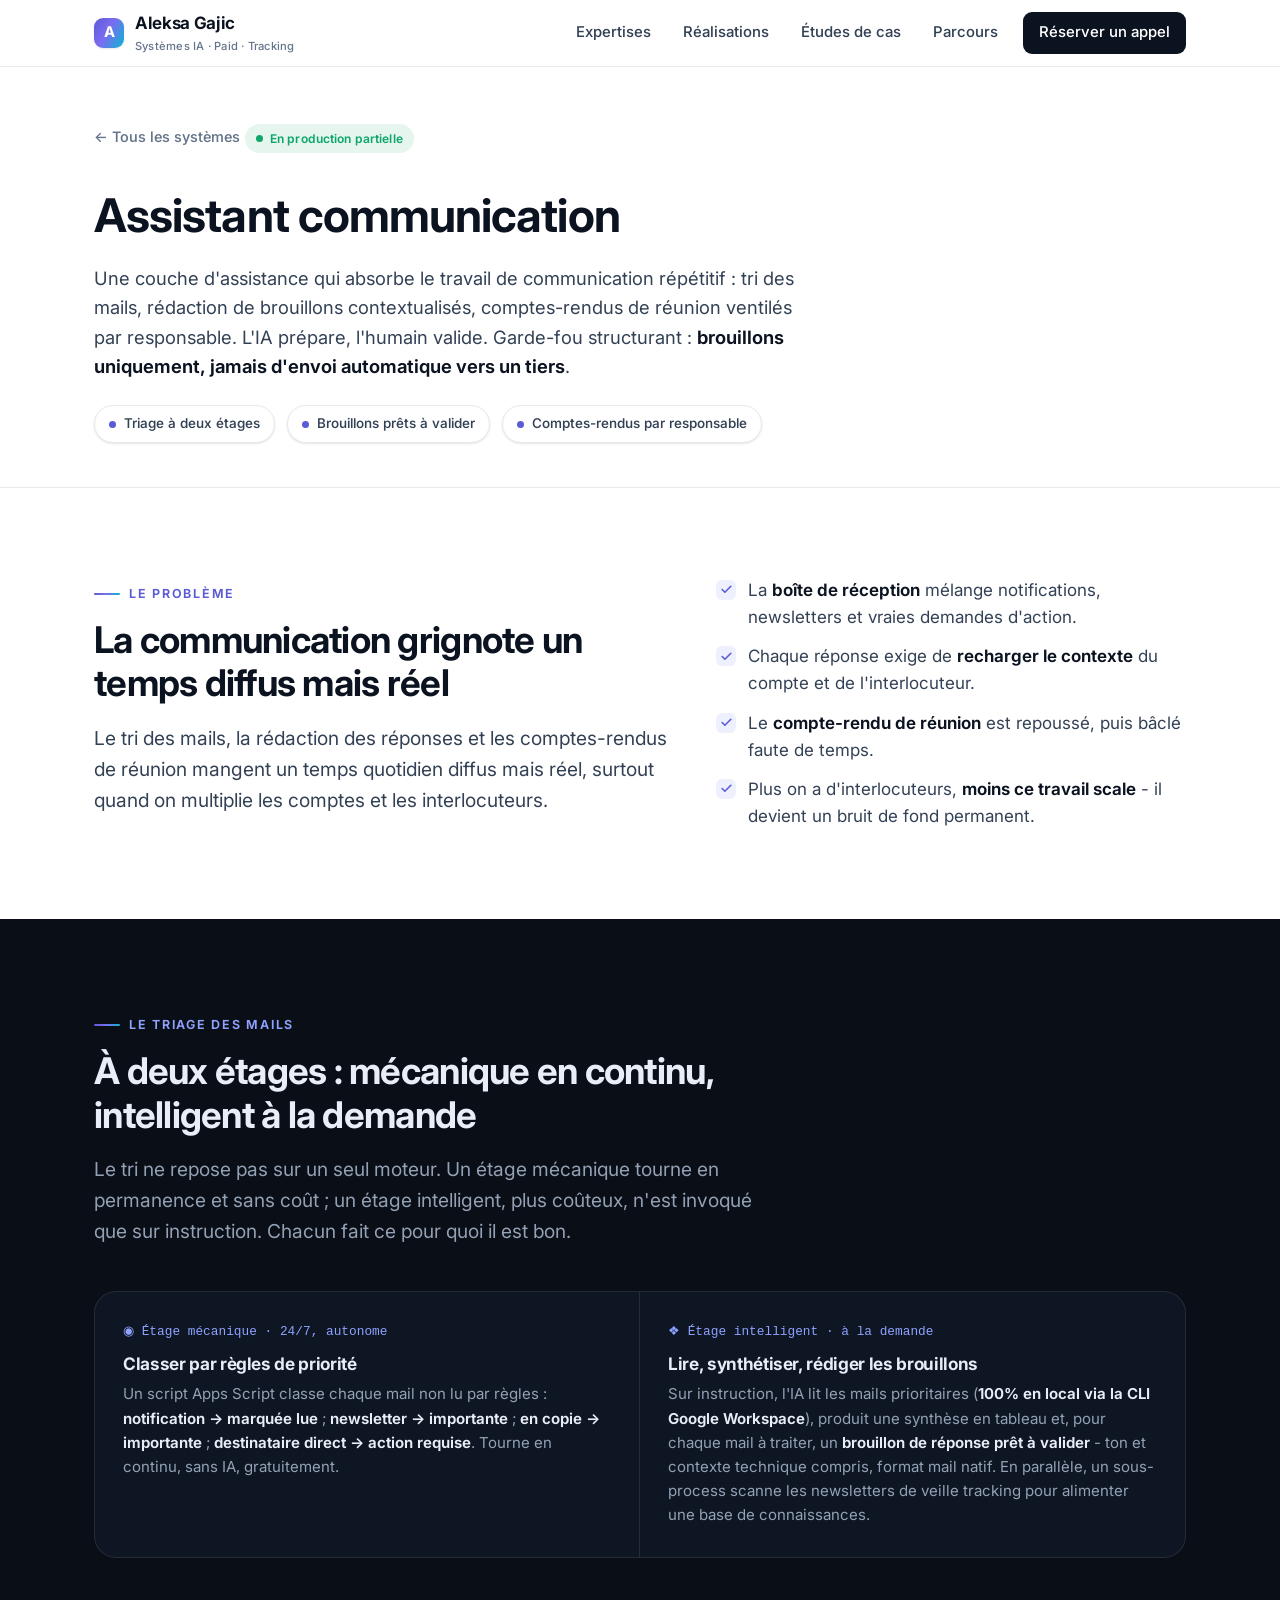
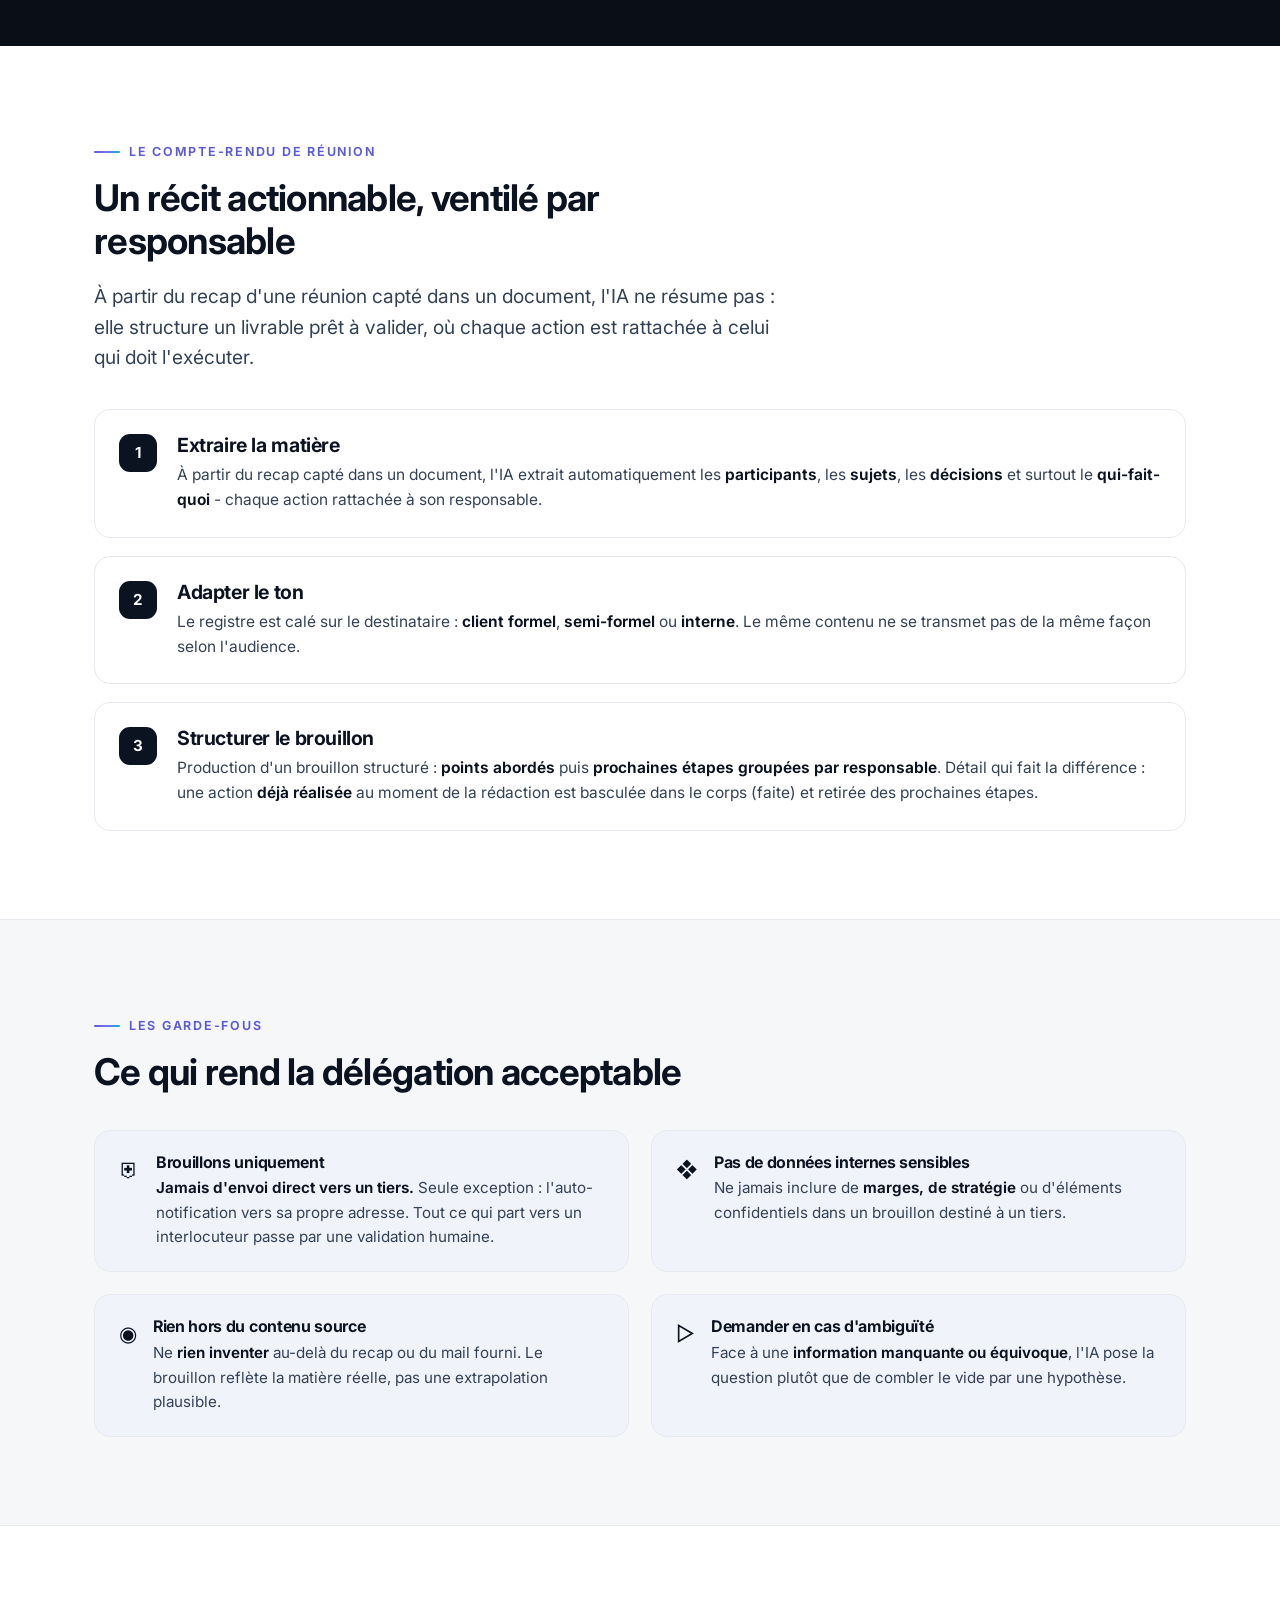
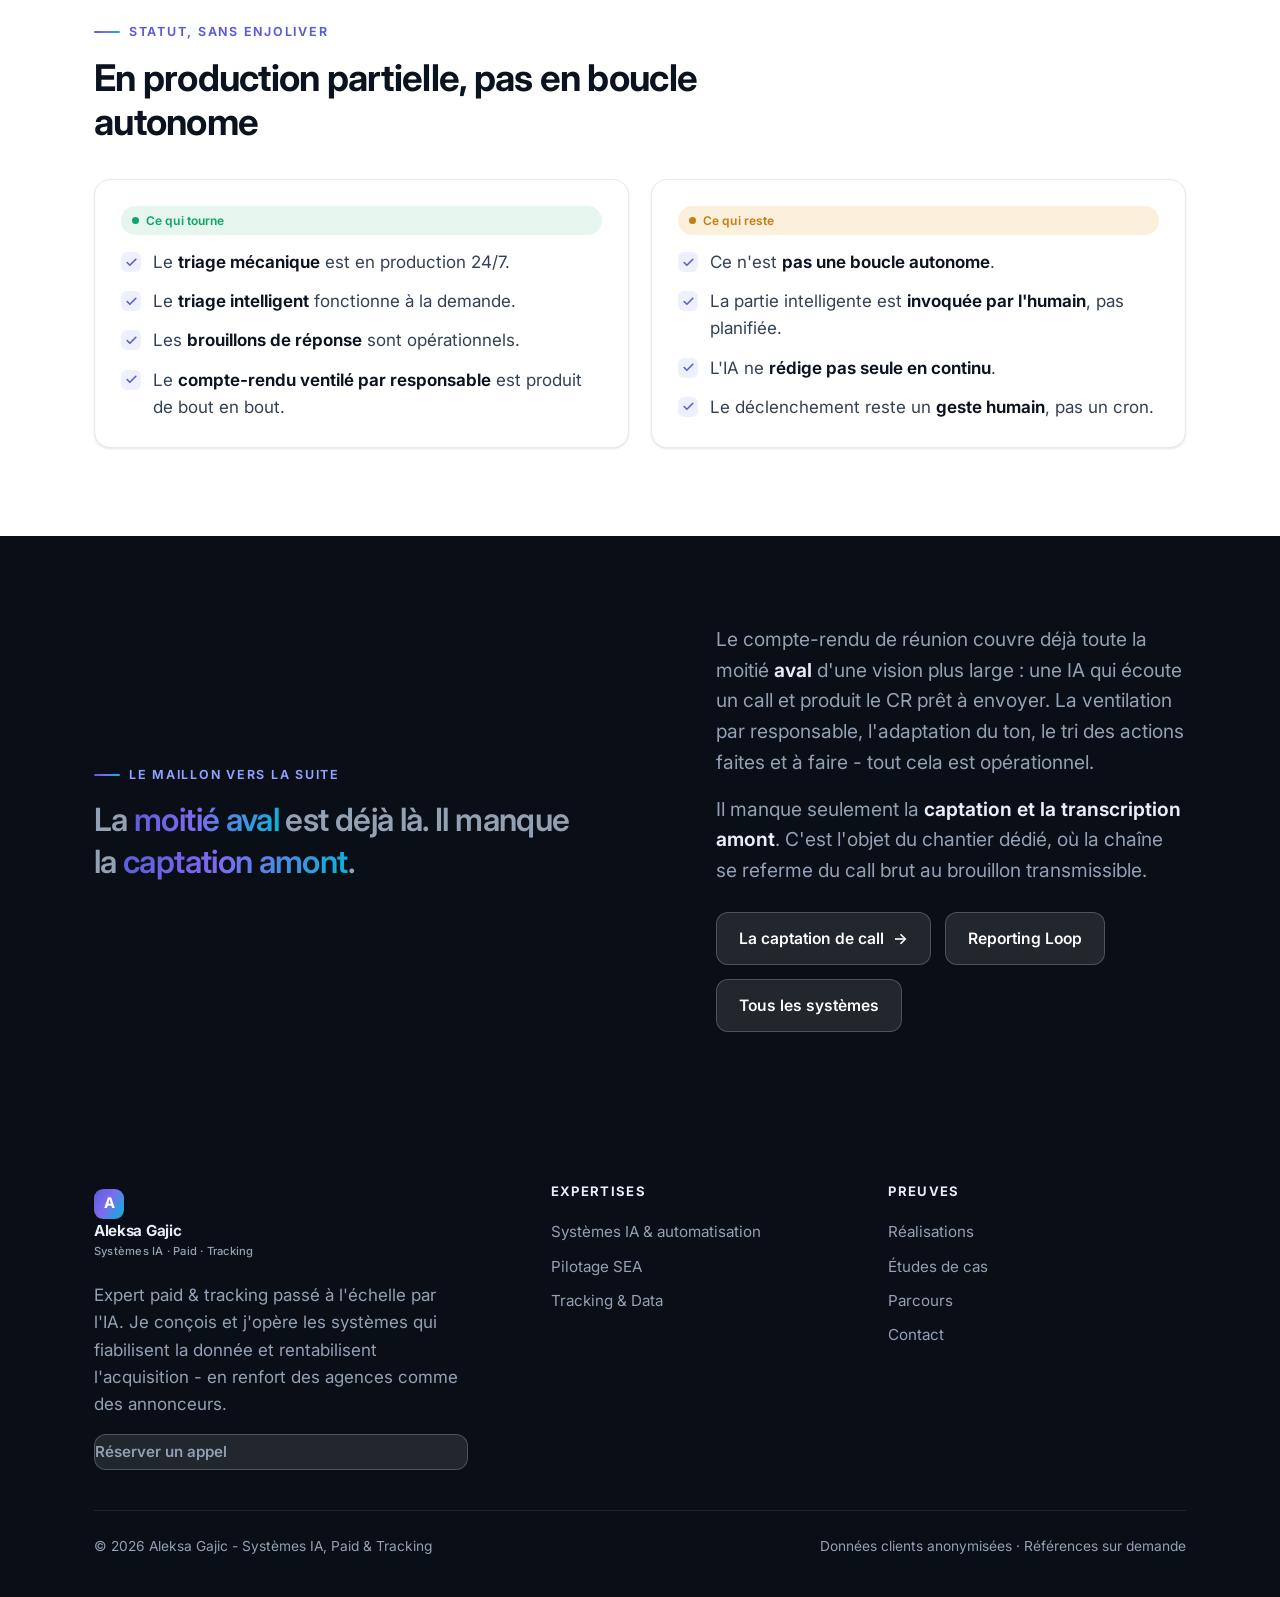
<file: comms-assistant.html>
<!DOCTYPE html>
<html lang="fr">
<head>
  <meta charset="UTF-8" />
  <meta name="viewport" content="width=device-width, initial-scale=1.0" />
  <title>Assistant communication - Aleksa | Acquisition &amp; Data Analytics</title>
  <meta name="description" content="Une couche d'assistance qui absorbe le travail de communication répétitif : tri des mails, brouillons contextualisés, comptes-rendus de réunion ventilés par responsable. L'IA prépare, l'humain valide." />
  <link rel="preconnect" href="https://fonts.googleapis.com" />
  <link rel="preconnect" href="https://fonts.gstatic.com" crossorigin />
  <link href="https://fonts.googleapis.com/css2?family=Inter:wght@400;500;600;700;800&display=swap" rel="stylesheet" />
  <link rel="stylesheet" href="assets/styles.css" />
</head>
<body>

  <!-- NAV -->
  <header class="nav">
    <div class="wrap nav__inner">
      <a class="brand" href="index.html">
        <span class="brand__mark">A</span>
        <span>Aleksa Gajic<small>Systèmes IA · Paid · Tracking</small></span>
      </a>
      <button class="nav__toggle" aria-label="Menu"><span></span><span></span><span></span></button>
      <nav class="nav__links">
        <a href="index.html#offre">Expertises</a>
        <a href="realisations.html">Réalisations</a>
        <a href="etudes-de-cas.html">Études de cas</a>
        <a href="index.html#parcours">Parcours</a>
        <a class="nav__cta" href="index.html#contact">Réserver un appel</a>
      </nav>
    </div>
  </header>

  <!-- PAGE HEADER -->
  <section class="phead">
    <div class="wrap">
      <a class="back" href="realisations.html">← Tous les systèmes</a>
      <span class="badge badge--prod">En production partielle</span>
      <h1 style="margin-top:18px">Assistant communication</h1>
      <p class="lead">Une couche d'assistance qui absorbe le travail de communication répétitif : tri des mails, rédaction de brouillons contextualisés, comptes-rendus de réunion ventilés par responsable. L'IA prépare, l'humain valide. Garde-fou structurant : <strong>brouillons uniquement, jamais d'envoi automatique vers un tiers</strong>.</p>
      <div class="phead__meta">
        <span class="pill"><span class="dot"></span> Triage à deux étages</span>
        <span class="pill"><span class="dot"></span> Brouillons prêts à valider</span>
        <span class="pill"><span class="dot"></span> Comptes-rendus par responsable</span>
      </div>
    </div>
  </section>

  <!-- LE PROBLEME -->
  <section class="section">
    <div class="wrap split split--wide">
      <div class="reveal">
        <span class="eyebrow">Le problème</span>
        <h2>La communication grignote un temps diffus mais réel</h2>
        <p class="lead">
          Le tri des mails, la rédaction des réponses et les comptes-rendus de réunion mangent un temps
          quotidien diffus mais réel, surtout quand on multiplie les comptes et les interlocuteurs.
        </p>
      </div>
      <div class="reveal">
        <ul class="ticks">
          <li>La <strong>boîte de réception</strong> mélange notifications, newsletters et vraies demandes d'action.</li>
          <li>Chaque réponse exige de <strong>recharger le contexte</strong> du compte et de l'interlocuteur.</li>
          <li>Le <strong>compte-rendu de réunion</strong> est repoussé, puis bâclé faute de temps.</li>
          <li>Plus on a d'interlocuteurs, <strong>moins ce travail scale</strong> - il devient un bruit de fond permanent.</li>
        </ul>
      </div>
    </div>
  </section>

  <!-- LE TRIAGE A DEUX ETAGES (dark) -->
  <section class="dark section">
    <div class="wrap">
      <div class="reveal" style="max-width:60ch">
        <span class="eyebrow">Le triage des mails</span>
        <h2>À deux étages : mécanique en continu, intelligent à la demande</h2>
        <p class="lead">Le tri ne repose pas sur un seul moteur. Un étage mécanique tourne en permanence et sans coût ; un étage intelligent, plus coûteux, n'est invoqué que sur instruction. Chacun fait ce pour quoi il est bon.</p>
      </div>

      <div class="thread reveal" style="margin-top:44px;grid-template-columns:repeat(2,1fr)">
        <div class="thread__step">
          <div class="thread__num">◉ Étage mécanique · 24/7, autonome</div>
          <h3>Classer par règles de priorité</h3>
          <p>Un script Apps Script classe chaque mail non lu par règles : <strong>notification → marquée lue</strong> ; <strong>newsletter → importante</strong> ; <strong>en copie → importante</strong> ; <strong>destinataire direct → action requise</strong>. Tourne en continu, sans IA, gratuitement.</p>
        </div>
        <div class="thread__step">
          <div class="thread__num">❖ Étage intelligent · à la demande</div>
          <h3>Lire, synthétiser, rédiger les brouillons</h3>
          <p>Sur instruction, l'IA lit les mails prioritaires (<strong>100% en local via la CLI Google Workspace</strong>), produit une synthèse en tableau et, pour chaque mail à traiter, un <strong>brouillon de réponse prêt à valider</strong> - ton et contexte technique compris, format mail natif. En parallèle, un sous-process scanne les newsletters de veille tracking pour alimenter une base de connaissances.</p>
        </div>
      </div>
    </div>
  </section>

  <!-- LE COMPTE-RENDU ACTIONNABLE -->
  <section class="section">
    <div class="wrap">
      <div class="reveal" style="max-width:62ch">
        <span class="eyebrow">Le compte-rendu de réunion</span>
        <h2>Un récit actionnable, ventilé par responsable</h2>
        <p class="lead">À partir du recap d'une réunion capté dans un document, l'IA ne résume pas : elle structure un livrable prêt à valider, où chaque action est rattachée à celui qui doit l'exécuter.</p>
      </div>
      <div class="steps reveal" style="margin-top:36px">
        <div class="step">
          <div class="step__n"></div>
          <div>
            <h3>Extraire la matière</h3>
            <p>À partir du recap capté dans un document, l'IA extrait automatiquement les <strong>participants</strong>, les <strong>sujets</strong>, les <strong>décisions</strong> et surtout le <strong>qui-fait-quoi</strong> - chaque action rattachée à son responsable.</p>
          </div>
        </div>
        <div class="step">
          <div class="step__n"></div>
          <div>
            <h3>Adapter le ton</h3>
            <p>Le registre est calé sur le destinataire : <strong>client formel</strong>, <strong>semi-formel</strong> ou <strong>interne</strong>. Le même contenu ne se transmet pas de la même façon selon l'audience.</p>
          </div>
        </div>
        <div class="step">
          <div class="step__n"></div>
          <div>
            <h3>Structurer le brouillon</h3>
            <p>Production d'un brouillon structuré : <strong>points abordés</strong> puis <strong>prochaines étapes groupées par responsable</strong>. Détail qui fait la différence : une action <strong>déjà réalisée</strong> au moment de la rédaction est basculée dans le corps (faite) et retirée des prochaines étapes.</p>
          </div>
        </div>
      </div>
    </div>
  </section>

  <!-- LES GARDE-FOUS -->
  <section class="section" style="background:var(--bg-soft);border-top:1px solid var(--line);border-bottom:1px solid var(--line)">
    <div class="wrap">
      <div class="reveal" style="max-width:62ch">
        <span class="eyebrow">Les garde-fous</span>
        <h2>Ce qui rend la délégation acceptable</h2>
      </div>
      <div class="grid grid--2 reveal" style="margin-top:36px">
        <div class="callout">
          <span class="callout__icon">⛨</span>
          <div>
            <h4>Brouillons uniquement</h4>
            <p><strong>Jamais d'envoi direct vers un tiers.</strong> Seule exception : l'auto-notification vers sa propre adresse. Tout ce qui part vers un interlocuteur passe par une validation humaine.</p>
          </div>
        </div>
        <div class="callout">
          <span class="callout__icon">❖</span>
          <div>
            <h4>Pas de données internes sensibles</h4>
            <p>Ne jamais inclure de <strong>marges, de stratégie</strong> ou d'éléments confidentiels dans un brouillon destiné à un tiers.</p>
          </div>
        </div>
        <div class="callout">
          <span class="callout__icon">◉</span>
          <div>
            <h4>Rien hors du contenu source</h4>
            <p>Ne <strong>rien inventer</strong> au-delà du recap ou du mail fourni. Le brouillon reflète la matière réelle, pas une extrapolation plausible.</p>
          </div>
        </div>
        <div class="callout">
          <span class="callout__icon">▷</span>
          <div>
            <h4>Demander en cas d'ambiguïté</h4>
            <p>Face à une <strong>information manquante ou équivoque</strong>, l'IA pose la question plutôt que de combler le vide par une hypothèse.</p>
          </div>
        </div>
      </div>
    </div>
  </section>

  <!-- STATUT HONNETE -->
  <section class="section">
    <div class="wrap">
      <div class="reveal" style="max-width:62ch">
        <span class="eyebrow">Statut, sans enjoliver</span>
        <h2>En production partielle, pas en boucle autonome</h2>
      </div>
      <div class="grid grid--2 reveal" style="margin-top:36px">
        <div class="card">
          <span class="badge badge--prod" style="margin-bottom:14px">Ce qui tourne</span>
          <ul class="ticks">
            <li>Le <strong>triage mécanique</strong> est en production 24/7.</li>
            <li>Le <strong>triage intelligent</strong> fonctionne à la demande.</li>
            <li>Les <strong>brouillons de réponse</strong> sont opérationnels.</li>
            <li>Le <strong>compte-rendu ventilé par responsable</strong> est produit de bout en bout.</li>
          </ul>
        </div>
        <div class="card">
          <span class="badge badge--proto" style="margin-bottom:14px">Ce qui reste</span>
          <ul class="ticks">
            <li>Ce n'est <strong>pas une boucle autonome</strong>.</li>
            <li>La partie intelligente est <strong>invoquée par l'humain</strong>, pas planifiée.</li>
            <li>L'IA ne <strong>rédige pas seule en continu</strong>.</li>
            <li>Le déclenchement reste un <strong>geste humain</strong>, pas un cron.</li>
          </ul>
        </div>
      </div>
    </div>
  </section>

  <!-- LE MAILLON VERS LA SUITE (dark) -->
  <section class="dark section">
    <div class="wrap split split--wide">
      <div class="reveal">
        <span class="eyebrow">Le maillon vers la suite</span>
        <p class="quote">La <span class="grad">moitié aval</span> est déjà là. Il manque la <span class="grad">captation amont</span>.</p>
      </div>
      <div class="reveal">
        <p class="lead">
          Le compte-rendu de réunion couvre déjà toute la moitié <strong>aval</strong> d'une vision plus large :
          une IA qui écoute un call et produit le CR prêt à envoyer. La ventilation par responsable, l'adaptation
          du ton, le tri des actions faites et à faire - tout cela est opérationnel.
        </p>
        <p class="lead">
          Il manque seulement la <strong>captation et la transcription amont</strong>. C'est l'objet du chantier
          dédié, où la chaîne se referme du call brut au brouillon transmissible.
        </p>
        <div class="btn-row" style="margin-top:26px">
          <a class="btn btn--light" href="vision-rd.html#call">La captation de call <span class="arrow">→</span></a>
          <a class="btn btn--light" href="reporting-loop.html">Reporting Loop</a>
          <a class="btn btn--light" href="realisations.html">Tous les systèmes</a>
        </div>
      </div>
    </div>
  </section>

  <!-- FOOTER -->
  <footer class="footer">
    <div class="wrap">
      <div class="footer__grid">
        <div class="footer__brand">
          <a class="brand" href="index.html" style="color:var(--d-ink);margin-bottom:16px">
            <span class="brand__mark">A</span>
            <span>Aleksa Gajic<small style="color:var(--d-muted)">Systèmes IA · Paid · Tracking</small></span>
          </a>
          <p>Expert paid &amp; tracking passé à l'échelle par l'IA. Je conçois et j'opère les systèmes qui fiabilisent la donnée et rentabilisent l'acquisition - en renfort des agences comme des annonceurs.</p>
          <a class="btn btn--light" href="index.html#contact" style="margin-top:14px">Réserver un appel</a>
        </div>
        <div>
          <h4>Expertises</h4>
          <a href="ia.html">Systèmes IA &amp; automatisation</a>
          <a href="paid.html">Pilotage SEA</a>
          <a href="tracking.html">Tracking &amp; Data</a>
        </div>
        <div>
          <h4>Preuves</h4>
          <a href="realisations.html">Réalisations</a>
          <a href="etudes-de-cas.html">Études de cas</a>
          <a href="index.html#parcours">Parcours</a>
          <a href="index.html#contact">Contact</a>
        </div>
      </div>
      <div class="footer__bottom">
        <span>© 2026 Aleksa Gajic - Systèmes IA, Paid &amp; Tracking</span>
        <span>Données clients anonymisées · Références sur demande</span>
      </div>
    </div>
  </footer>

  <script src="assets/app.js"></script>
</body>
</html>
</file>
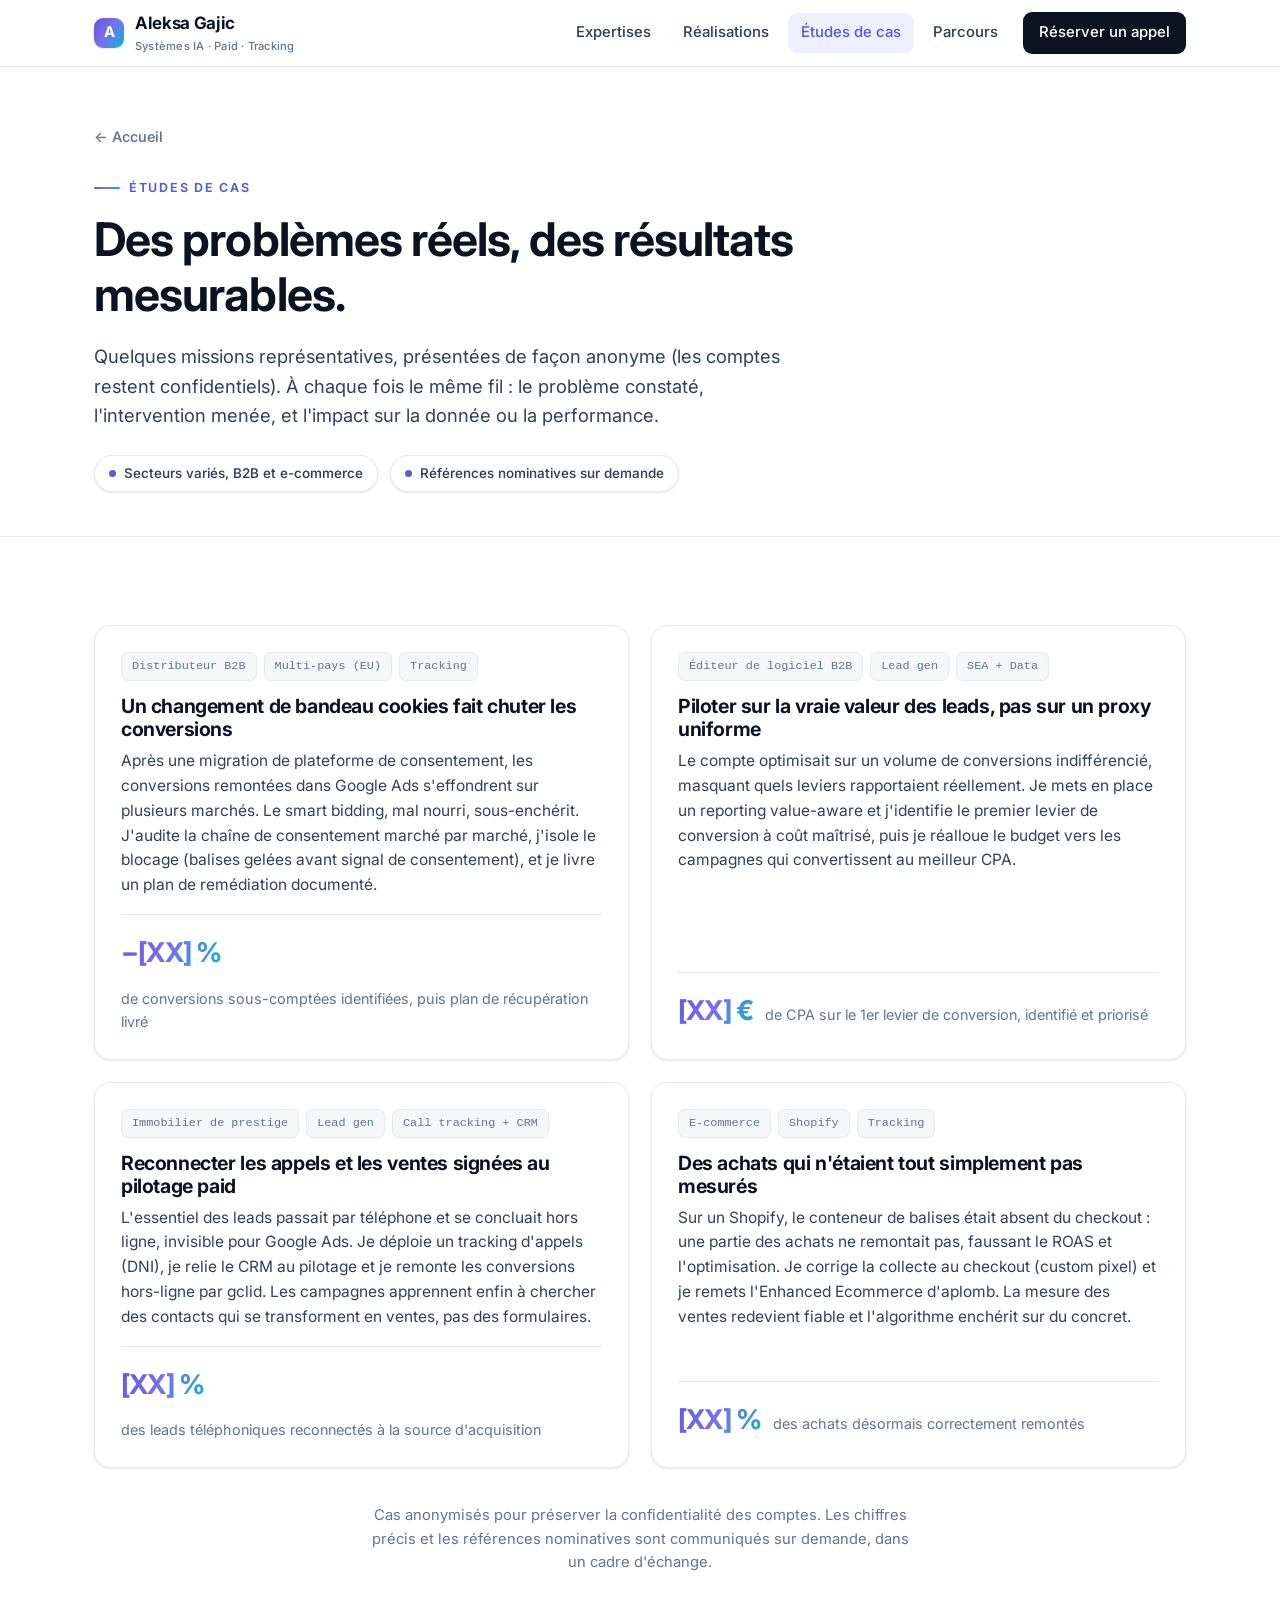
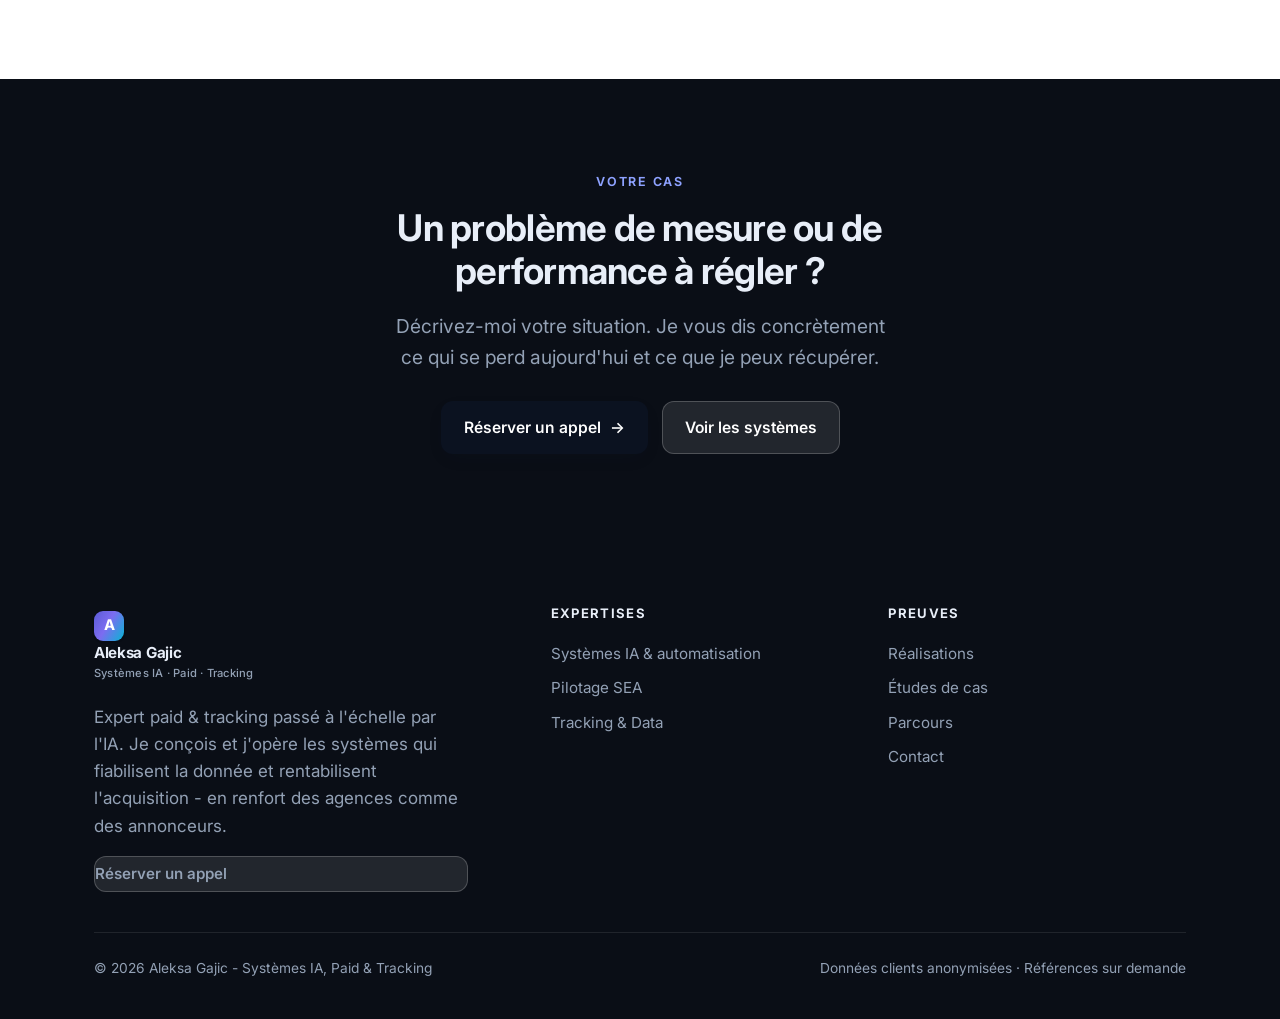
<file: etudes-de-cas.html>
<!DOCTYPE html>
<html lang="fr">
<head>
  <meta charset="UTF-8" />
  <meta name="viewport" content="width=device-width, initial-scale=1.0" />
  <title>Études de cas - Aleksa Gajic | Paid &amp; Tracking</title>
  <meta name="description" content="Des missions concrètes, anonymisées : tracking refondu, conversions récupérées, comptes SEA assainis, attribution hors-ligne reconnectée. Le problème, l'intervention, le résultat." />
  <link rel="preconnect" href="https://fonts.googleapis.com" />
  <link rel="preconnect" href="https://fonts.gstatic.com" crossorigin />
  <link href="https://fonts.googleapis.com/css2?family=Inter:wght@400;500;600;700;800&display=swap" rel="stylesheet" />
  <link rel="stylesheet" href="assets/styles.css" />
</head>
<body>

  <!-- ====================== NAV ====================== -->
  <header class="nav">
    <div class="wrap nav__inner">
      <a class="brand" href="index.html">
        <span class="brand__mark">A</span>
        <span>Aleksa Gajic<small>Systèmes IA · Paid · Tracking</small></span>
      </a>
      <button class="nav__toggle" aria-label="Menu"><span></span><span></span><span></span></button>
      <nav class="nav__links">
        <a href="index.html#offre">Expertises</a>
        <a href="realisations.html">Réalisations</a>
        <a href="etudes-de-cas.html">Études de cas</a>
        <a href="index.html#parcours">Parcours</a>
        <a class="nav__cta" href="index.html#contact">Réserver un appel</a>
      </nav>
    </div>
  </header>

  <!-- ====================== PAGE HEADER ====================== -->
  <section class="phead">
    <div class="wrap">
      <a class="back" href="index.html">← Accueil</a>
      <div class="reveal" style="max-width:64ch">
        <span class="eyebrow">Études de cas</span>
        <h1>Des problèmes réels, des <span class="grad">résultats mesurables</span>.</h1>
        <p class="lead">
          Quelques missions représentatives, présentées de façon anonyme (les comptes restent confidentiels).
          À chaque fois le même fil : le problème constaté, l'intervention menée, et l'impact sur la donnée
          ou la performance.
        </p>
        <div class="phead__meta">
          <span class="pill"><span class="dot"></span> Secteurs variés, B2B et e-commerce</span>
          <span class="pill"><span class="dot"></span> Références nominatives sur demande</span>
        </div>
      </div>
    </div>
  </section>

  <!-- ====================== LES CAS ====================== -->
  <section class="section">
    <div class="wrap">
      <div class="grid grid--2">

        <!-- CAS 1 -->
        <div class="card case reveal">
          <div class="card__tags">
            <span class="tag">Distributeur B2B</span>
            <span class="tag">Multi-pays (EU)</span>
            <span class="tag">Tracking</span>
          </div>
          <h3>Un changement de bandeau cookies fait chuter les conversions</h3>
          <p>Après une migration de plateforme de consentement, les conversions remontées dans Google Ads s'effondrent sur plusieurs marchés. Le smart bidding, mal nourri, sous-enchérit. J'audite la chaîne de consentement marché par marché, j'isole le blocage (balises gelées avant signal de consentement), et je livre un plan de remédiation documenté.</p>
          <!-- TODO chiffre réel à valider avant publication -->
          <div class="case__metric">
            <span class="stat__k">−[XX] %</span>
            <span>de conversions sous-comptées identifiées, puis plan de récupération livré</span>
          </div>
        </div>

        <!-- CAS 2 -->
        <div class="card case reveal">
          <div class="card__tags">
            <span class="tag">Éditeur de logiciel B2B</span>
            <span class="tag">Lead gen</span>
            <span class="tag">SEA + Data</span>
          </div>
          <h3>Piloter sur la vraie valeur des leads, pas sur un proxy uniforme</h3>
          <p>Le compte optimisait sur un volume de conversions indifférencié, masquant quels leviers rapportaient réellement. Je mets en place un reporting value-aware et j'identifie le premier levier de conversion à coût maîtrisé, puis je réalloue le budget vers les campagnes qui convertissent au meilleur CPA.</p>
          <!-- TODO chiffre réel à valider avant publication -->
          <div class="case__metric">
            <span class="stat__k">[XX] €</span>
            <span>de CPA sur le 1er levier de conversion, identifié et priorisé</span>
          </div>
        </div>

        <!-- CAS 3 -->
        <div class="card case reveal">
          <div class="card__tags">
            <span class="tag">Immobilier de prestige</span>
            <span class="tag">Lead gen</span>
            <span class="tag">Call tracking + CRM</span>
          </div>
          <h3>Reconnecter les appels et les ventes signées au pilotage paid</h3>
          <p>L'essentiel des leads passait par téléphone et se concluait hors ligne, invisible pour Google Ads. Je déploie un tracking d'appels (DNI), je relie le CRM au pilotage et je remonte les conversions hors-ligne par gclid. Les campagnes apprennent enfin à chercher des contacts qui se transforment en ventes, pas des formulaires.</p>
          <!-- TODO chiffre réel à valider avant publication -->
          <div class="case__metric">
            <span class="stat__k">[XX] %</span>
            <span>des leads téléphoniques reconnectés à la source d'acquisition</span>
          </div>
        </div>

        <!-- CAS 4 -->
        <div class="card case reveal">
          <div class="card__tags">
            <span class="tag">E-commerce</span>
            <span class="tag">Shopify</span>
            <span class="tag">Tracking</span>
          </div>
          <h3>Des achats qui n'étaient tout simplement pas mesurés</h3>
          <p>Sur un Shopify, le conteneur de balises était absent du checkout : une partie des achats ne remontait pas, faussant le ROAS et l'optimisation. Je corrige la collecte au checkout (custom pixel) et je remets l'Enhanced Ecommerce d'aplomb. La mesure des ventes redevient fiable et l'algorithme enchérit sur du concret.</p>
          <!-- TODO chiffre réel à valider avant publication -->
          <div class="case__metric">
            <span class="stat__k">[XX] %</span>
            <span>des achats désormais correctement remontés</span>
          </div>
        </div>

      </div>

      <p class="muted center" style="margin-top:36px;font-size:0.92rem;max-width:60ch;margin-left:auto;margin-right:auto">
        Cas anonymisés pour préserver la confidentialité des comptes. Les chiffres précis et les références
        nominatives sont communiqués sur demande, dans un cadre d'échange.
      </p>
    </div>
  </section>

  <!-- ====================== CTA (dark) ====================== -->
  <section class="dark section center">
    <div class="wrap" style="max-width:50ch;margin:0 auto">
      <div class="reveal">
        <span class="eyebrow">Votre cas</span>
        <h2>Un problème de mesure ou de performance à régler ?</h2>
        <p class="lead">Décrivez-moi votre situation. Je vous dis concrètement ce qui se perd aujourd'hui et ce que je peux récupérer.</p>
        <div class="btn-row" style="margin-top:28px;justify-content:center">
          <a class="btn btn--primary" href="index.html#contact">Réserver un appel <span class="arrow">→</span></a>
          <a class="btn btn--light" href="realisations.html">Voir les systèmes</a>
        </div>
      </div>
    </div>
  </section>

  <!-- ====================== FOOTER ====================== -->
  <footer class="footer">
    <div class="wrap">
      <div class="footer__grid">
        <div class="footer__brand">
          <a class="brand" href="index.html" style="color:var(--d-ink);margin-bottom:16px">
            <span class="brand__mark">A</span>
            <span>Aleksa Gajic<small style="color:var(--d-muted)">Systèmes IA · Paid · Tracking</small></span>
          </a>
          <p>Expert paid &amp; tracking passé à l'échelle par l'IA. Je conçois et j'opère les systèmes qui fiabilisent la donnée et rentabilisent l'acquisition - en renfort des agences comme des annonceurs.</p>
          <a class="btn btn--light" href="index.html#contact" style="margin-top:14px">Réserver un appel</a>
        </div>
        <div>
          <h4>Expertises</h4>
          <a href="ia.html">Systèmes IA &amp; automatisation</a>
          <a href="paid.html">Pilotage SEA</a>
          <a href="tracking.html">Tracking &amp; Data</a>
        </div>
        <div>
          <h4>Preuves</h4>
          <a href="realisations.html">Réalisations</a>
          <a href="etudes-de-cas.html">Études de cas</a>
          <a href="index.html#parcours">Parcours</a>
          <a href="index.html#contact">Contact</a>
        </div>
      </div>
      <div class="footer__bottom">
        <span>© 2026 Aleksa Gajic - Systèmes IA, Paid &amp; Tracking</span>
        <span>Données clients anonymisées · Références sur demande</span>
      </div>
    </div>
  </footer>

  <script src="assets/app.js"></script>
</body>
</html>
</file>
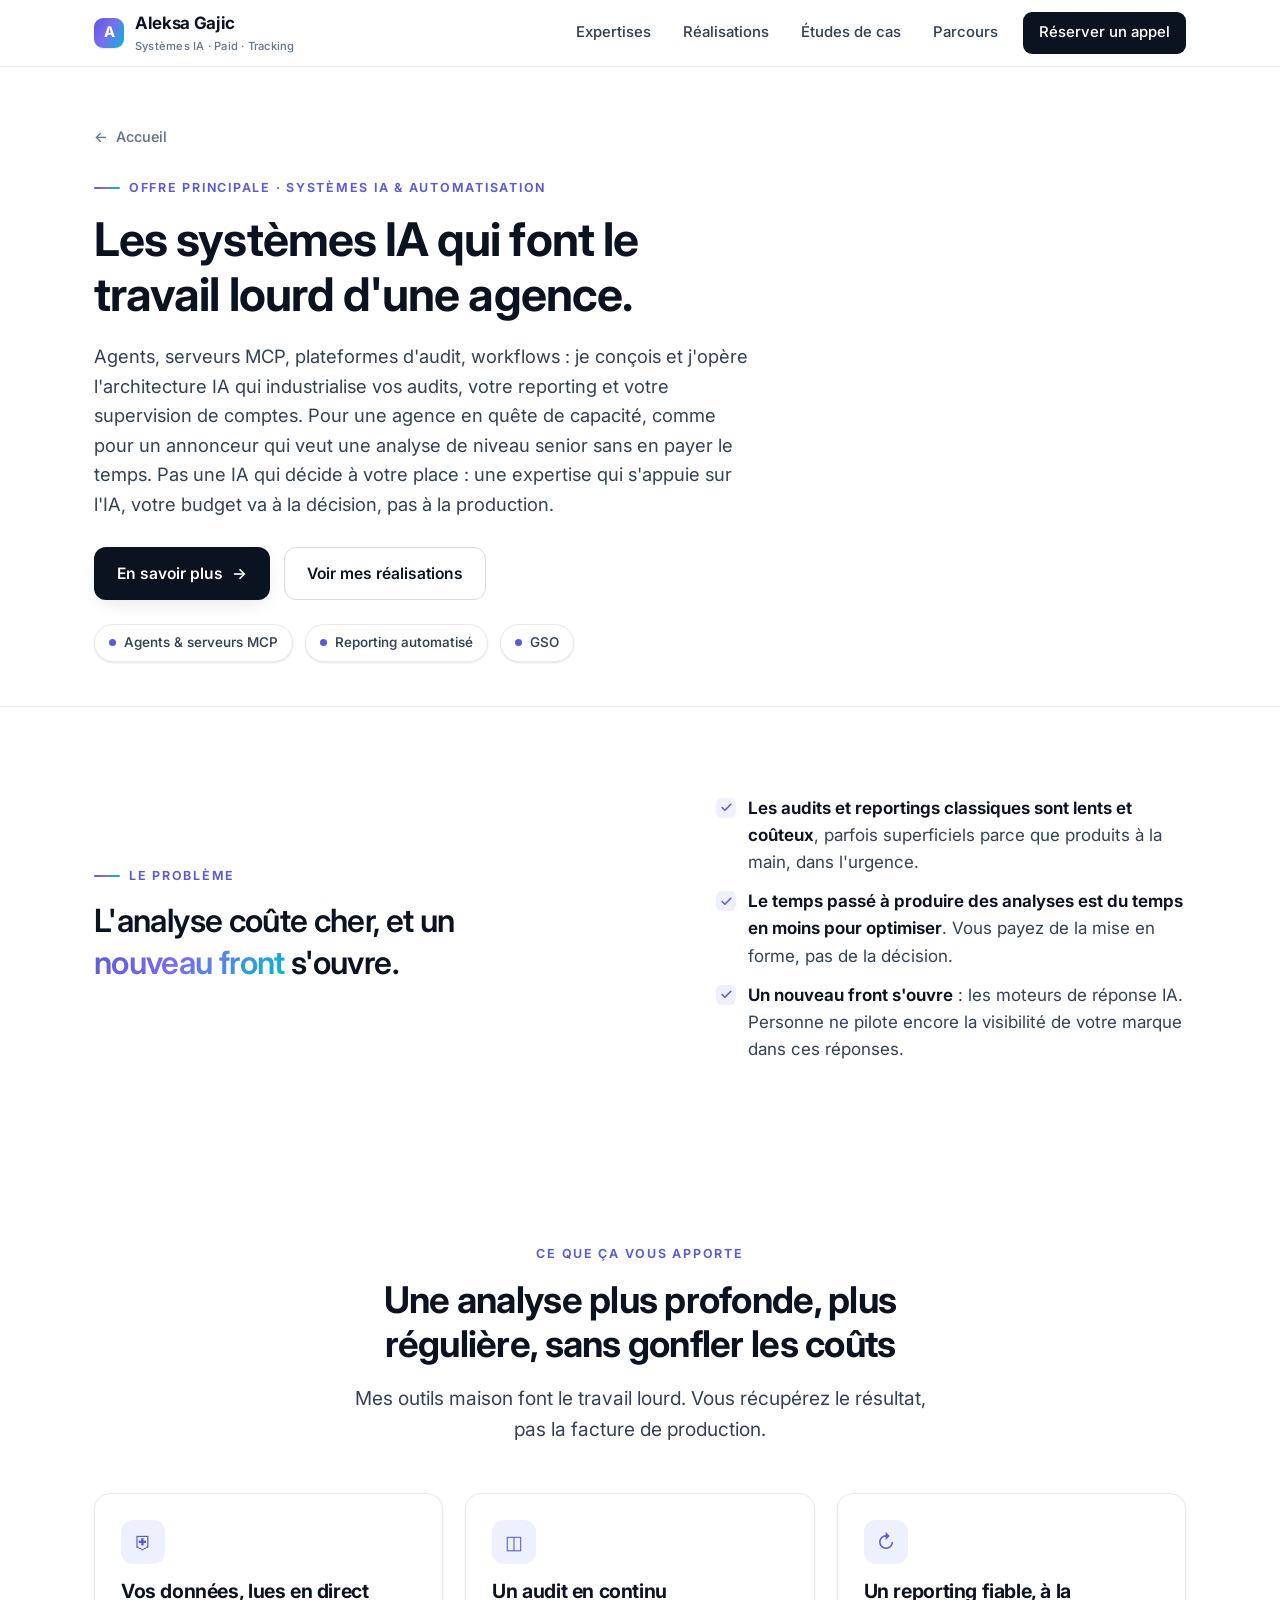
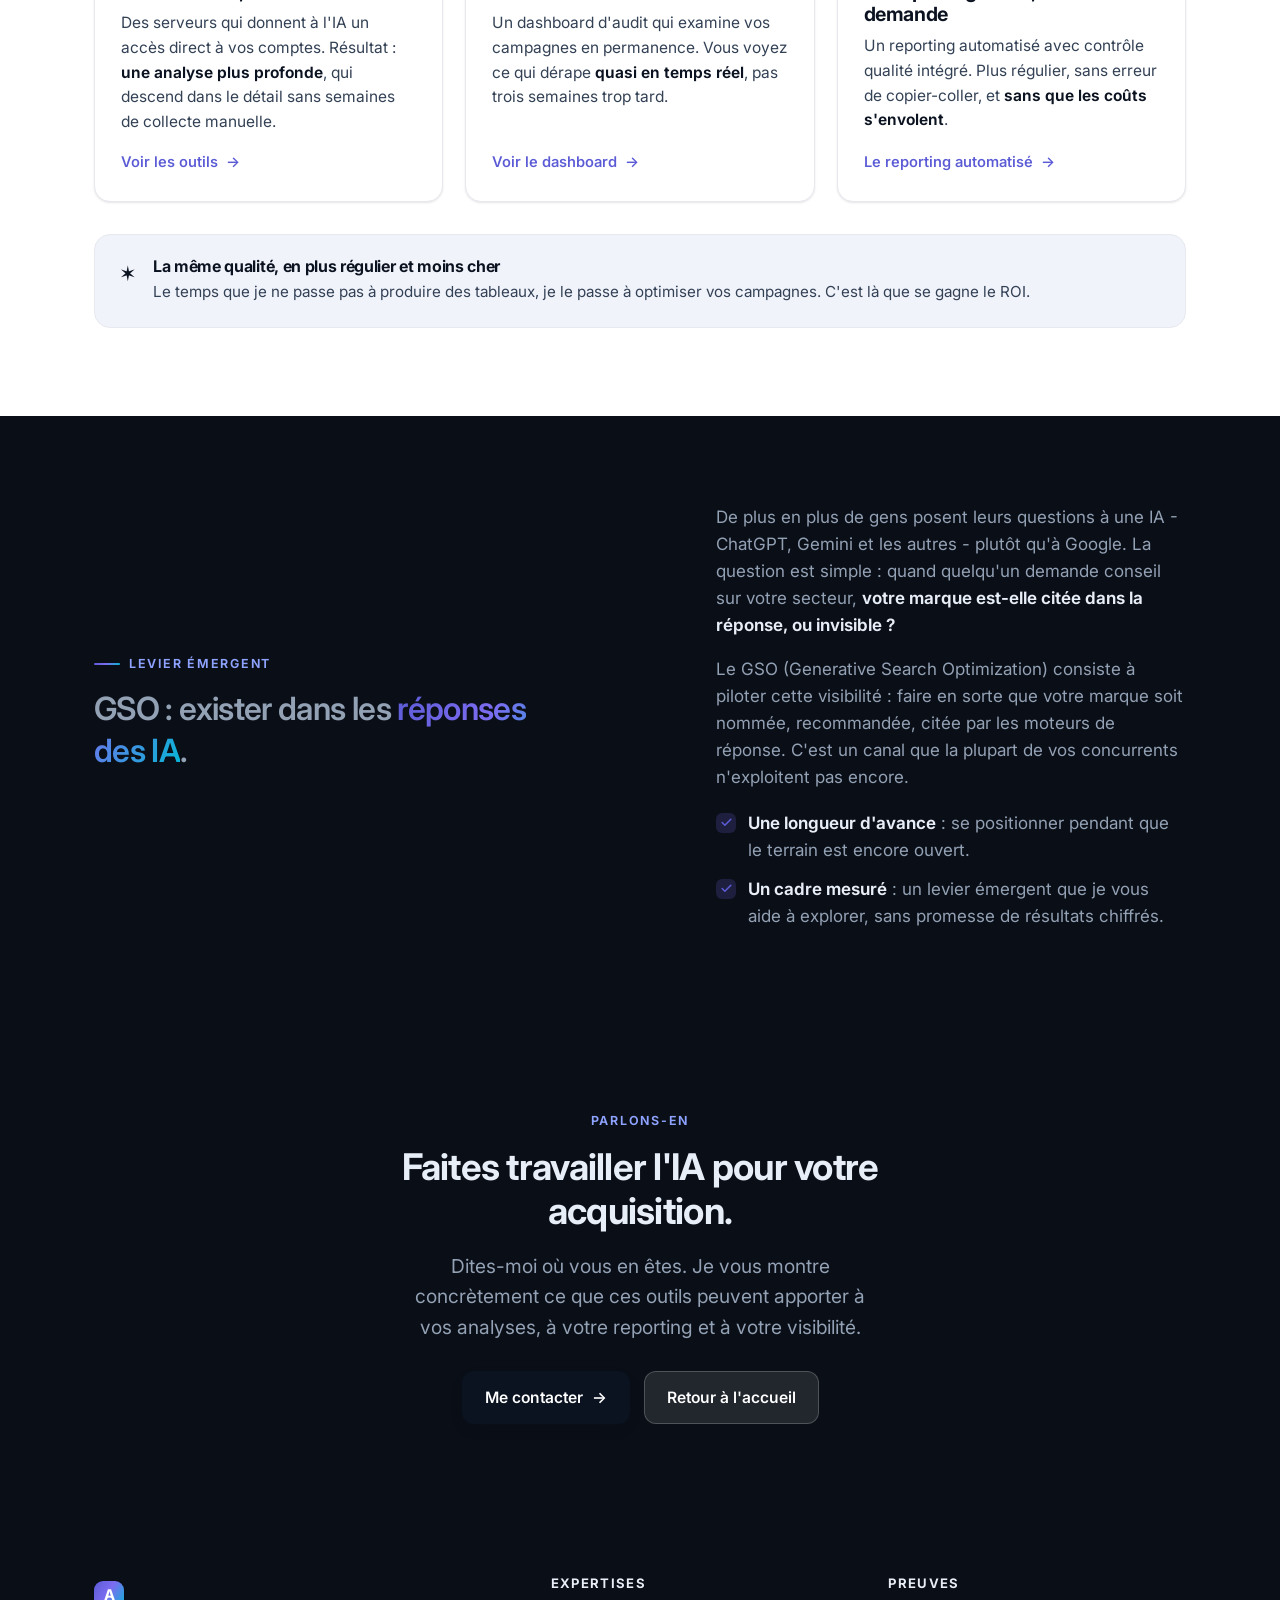
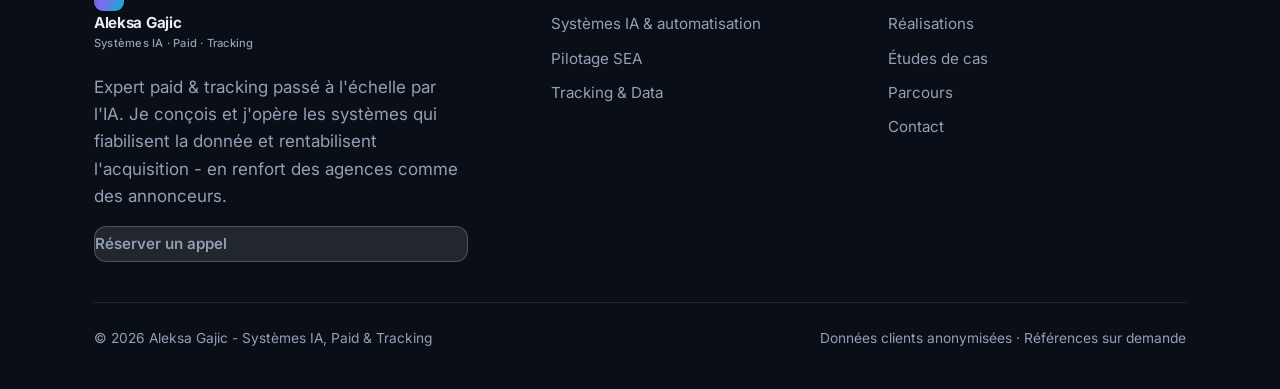
<file: ia.html>
<!DOCTYPE html>
<html lang="fr">
<head>
  <meta charset="UTF-8" />
  <meta name="viewport" content="width=device-width, initial-scale=1.0" />
  <title>Systèmes IA &amp; automatisation - Aleksa Gajic | Freelance</title>
  <meta name="description" content="Mon offre principale : agents, serveurs MCP, plateformes d'audit et workflows qui industrialisent le travail d'une agence paid. Des analyses plus profondes, un reporting et une supervision automatisés - l'IA sous contrôle expert." />
  <link rel="preconnect" href="https://fonts.googleapis.com" />
  <link rel="preconnect" href="https://fonts.gstatic.com" crossorigin />
  <link href="https://fonts.googleapis.com/css2?family=Inter:wght@400;500;600;700;800&display=swap" rel="stylesheet" />
  <link rel="stylesheet" href="assets/styles.css" />
</head>
<body>

  <!-- ====================== NAV ====================== -->
  <header class="nav">
    <div class="wrap nav__inner">
      <a class="brand" href="index.html">
        <span class="brand__mark">A</span>
        <span>Aleksa Gajic<small>Systèmes IA · Paid · Tracking</small></span>
      </a>
      <button class="nav__toggle" aria-label="Menu"><span></span><span></span><span></span></button>
      <nav class="nav__links">
        <a href="index.html#offre">Expertises</a>
        <a href="realisations.html">Réalisations</a>
        <a href="etudes-de-cas.html">Études de cas</a>
        <a href="index.html#parcours">Parcours</a>
        <a class="nav__cta" href="index.html#contact">Réserver un appel</a>
      </nav>
    </div>
  </header>

  <!-- ====================== PAGE HEADER ====================== -->
  <section class="phead">
    <div class="wrap">
      <a class="back" href="index.html"><span class="arrow">←</span> Accueil</a>
      <div class="reveal" style="max-width:60ch">
        <span class="eyebrow">Offre principale · Systèmes IA &amp; automatisation</span>
        <h1>Les <span class="grad">systèmes IA</span> qui font le travail lourd d'une agence.</h1>
        <p class="lead">
          Agents, serveurs MCP, plateformes d'audit, workflows : je conçois et j'opère l'architecture IA qui
          industrialise vos audits, votre reporting et votre supervision de comptes. Pour une agence en quête
          de capacité, comme pour un annonceur qui veut une analyse de niveau senior sans en payer le temps.
          Pas une IA qui décide à votre place : une expertise qui s'appuie sur l'IA, votre budget va à la
          décision, pas à la production.
        </p>
        <div class="btn-row" style="margin-top:28px">
          <a class="btn btn--primary" href="#contact">En savoir plus <span class="arrow">→</span></a>
          <a class="btn btn--ghost" href="realisations.html">Voir mes réalisations</a>
        </div>
        <div class="phead__meta">
          <span class="pill"><span class="dot"></span> Agents &amp; serveurs MCP</span>
          <span class="pill"><span class="dot"></span> Reporting automatisé</span>
          <span class="pill"><span class="dot"></span> GSO</span>
        </div>
      </div>
    </div>
  </section>

  <!-- ====================== LE PROBLÈME ====================== -->
  <section class="section">
    <div class="wrap split split--wide">
      <div class="reveal">
        <span class="eyebrow">Le problème</span>
        <p class="quote">L'analyse coûte cher, et un <span class="grad">nouveau front</span> s'ouvre.</p>
      </div>
      <div class="reveal">
        <ul class="ticks">
          <li><strong>Les audits et reportings classiques sont lents et coûteux</strong>, parfois superficiels parce que produits à la main, dans l'urgence.</li>
          <li><strong>Le temps passé à produire des analyses est du temps en moins pour optimiser</strong>. Vous payez de la mise en forme, pas de la décision.</li>
          <li><strong>Un nouveau front s'ouvre</strong> : les moteurs de réponse IA. Personne ne pilote encore la visibilité de votre marque dans ces réponses.</li>
        </ul>
      </div>
    </div>
  </section>

  <!-- ====================== CE QUE ÇA VOUS APPORTE ====================== -->
  <section class="section">
    <div class="wrap">
      <div class="reveal center" style="max-width:54ch;margin:0 auto">
        <span class="eyebrow">Ce que ça vous apporte</span>
        <h2>Une analyse plus profonde, plus régulière, sans gonfler les coûts</h2>
        <p class="lead">
          Mes outils maison font le travail lourd. Vous récupérez le résultat, pas la facture de production.
        </p>
      </div>

      <div class="grid grid--3" style="margin-top:48px">

        <a class="card reveal" href="mcp-servers.html">
          <div class="card__top">
            <span class="card__icon">⛨</span>
          </div>
          <h3>Vos données, lues en direct</h3>
          <p>Des serveurs qui donnent à l'IA un accès direct à vos comptes. Résultat : <strong>une analyse plus profonde</strong>, qui descend dans le détail sans semaines de collecte manuelle.</p>
          <span class="card__foot">Voir les outils <span class="arrow">→</span></span>
        </a>

        <a class="card reveal" href="sea-platform.html">
          <div class="card__top">
            <span class="card__icon">◫</span>
          </div>
          <h3>Un audit en continu</h3>
          <p>Un dashboard d'audit qui examine vos campagnes en permanence. Vous voyez ce qui dérape <strong>quasi en temps réel</strong>, pas trois semaines trop tard.</p>
          <span class="card__foot">Voir le dashboard <span class="arrow">→</span></span>
        </a>

        <a class="card reveal" href="reporting-loop.html">
          <div class="card__top">
            <span class="card__icon">↻</span>
          </div>
          <h3>Un reporting fiable, à la demande</h3>
          <p>Un reporting automatisé avec contrôle qualité intégré. Plus régulier, sans erreur de copier-coller, et <strong>sans que les coûts s'envolent</strong>.</p>
          <span class="card__foot">Le reporting automatisé <span class="arrow">→</span></span>
        </a>

      </div>

      <div class="callout reveal" style="margin-top:32px">
        <span class="callout__icon">✶</span>
        <div>
          <h4>La même qualité, en plus régulier et moins cher</h4>
          <p>Le temps que je ne passe pas à produire des tableaux, je le passe à optimiser vos campagnes. C'est là que se gagne le ROI.</p>
        </div>
      </div>
    </div>
  </section>

  <!-- ====================== GSO (dark) ====================== -->
  <section class="dark section">
    <div class="wrap split split--wide">
      <div class="reveal">
        <span class="eyebrow">Levier émergent</span>
        <p class="quote">GSO : exister dans les <span class="grad">réponses des IA</span>.</p>
      </div>
      <div class="reveal">
        <p>
          De plus en plus de gens posent leurs questions à une IA - ChatGPT, Gemini et les autres - plutôt
          qu'à Google. La question est simple : quand quelqu'un demande conseil sur votre secteur,
          <strong>votre marque est-elle citée dans la réponse, ou invisible ?</strong>
        </p>
        <p>
          Le GSO (Generative Search Optimization) consiste à piloter cette visibilité : faire en sorte que
          votre marque soit nommée, recommandée, citée par les moteurs de réponse. C'est un canal que la
          plupart de vos concurrents n'exploitent pas encore.
        </p>
        <ul class="ticks" style="margin-top:18px">
          <li><strong>Une longueur d'avance</strong> : se positionner pendant que le terrain est encore ouvert.</li>
          <li><strong>Un cadre mesuré</strong> : un levier émergent que je vous aide à explorer, sans promesse de résultats chiffrés.</li>
        </ul>
      </div>
    </div>
  </section>

  <!-- ====================== CONTACT (dark) ====================== -->
  <section class="dark section center" id="contact">
    <div class="wrap" style="max-width:48ch;margin:0 auto">
      <div class="reveal">
        <span class="eyebrow">Parlons-en</span>
        <h2>Faites travailler l'IA pour votre acquisition.</h2>
        <p class="lead">
          Dites-moi où vous en êtes. Je vous montre concrètement ce que ces outils peuvent apporter à vos
          analyses, à votre reporting et à votre visibilité.
        </p>
        <div class="btn-row" style="margin-top:28px;justify-content:center">
          <a class="btn btn--primary" href="mailto:aleksa96gajic@gmail.com">Me contacter <span class="arrow">→</span></a>
          <a class="btn btn--light" href="index.html">Retour à l'accueil</a>
        </div>
      </div>
    </div>
  </section>

  <!-- ====================== FOOTER ====================== -->
  <footer class="footer">
    <div class="wrap">
      <div class="footer__grid">
        <div class="footer__brand">
          <a class="brand" href="index.html" style="color:var(--d-ink);margin-bottom:16px">
            <span class="brand__mark">A</span>
            <span>Aleksa Gajic<small style="color:var(--d-muted)">Systèmes IA · Paid · Tracking</small></span>
          </a>
          <p>Expert paid &amp; tracking passé à l'échelle par l'IA. Je conçois et j'opère les systèmes qui fiabilisent la donnée et rentabilisent l'acquisition - en renfort des agences comme des annonceurs.</p>
          <a class="btn btn--light" href="index.html#contact" style="margin-top:14px">Réserver un appel</a>
        </div>
        <div>
          <h4>Expertises</h4>
          <a href="ia.html">Systèmes IA &amp; automatisation</a>
          <a href="paid.html">Pilotage SEA</a>
          <a href="tracking.html">Tracking &amp; Data</a>
        </div>
        <div>
          <h4>Preuves</h4>
          <a href="realisations.html">Réalisations</a>
          <a href="etudes-de-cas.html">Études de cas</a>
          <a href="index.html#parcours">Parcours</a>
          <a href="index.html#contact">Contact</a>
        </div>
      </div>
      <div class="footer__bottom">
        <span>© 2026 Aleksa Gajic - Systèmes IA, Paid &amp; Tracking</span>
        <span>Données clients anonymisées · Références sur demande</span>
      </div>
    </div>
  </footer>

  <script src="assets/app.js"></script>
</body>
</html>
</file>
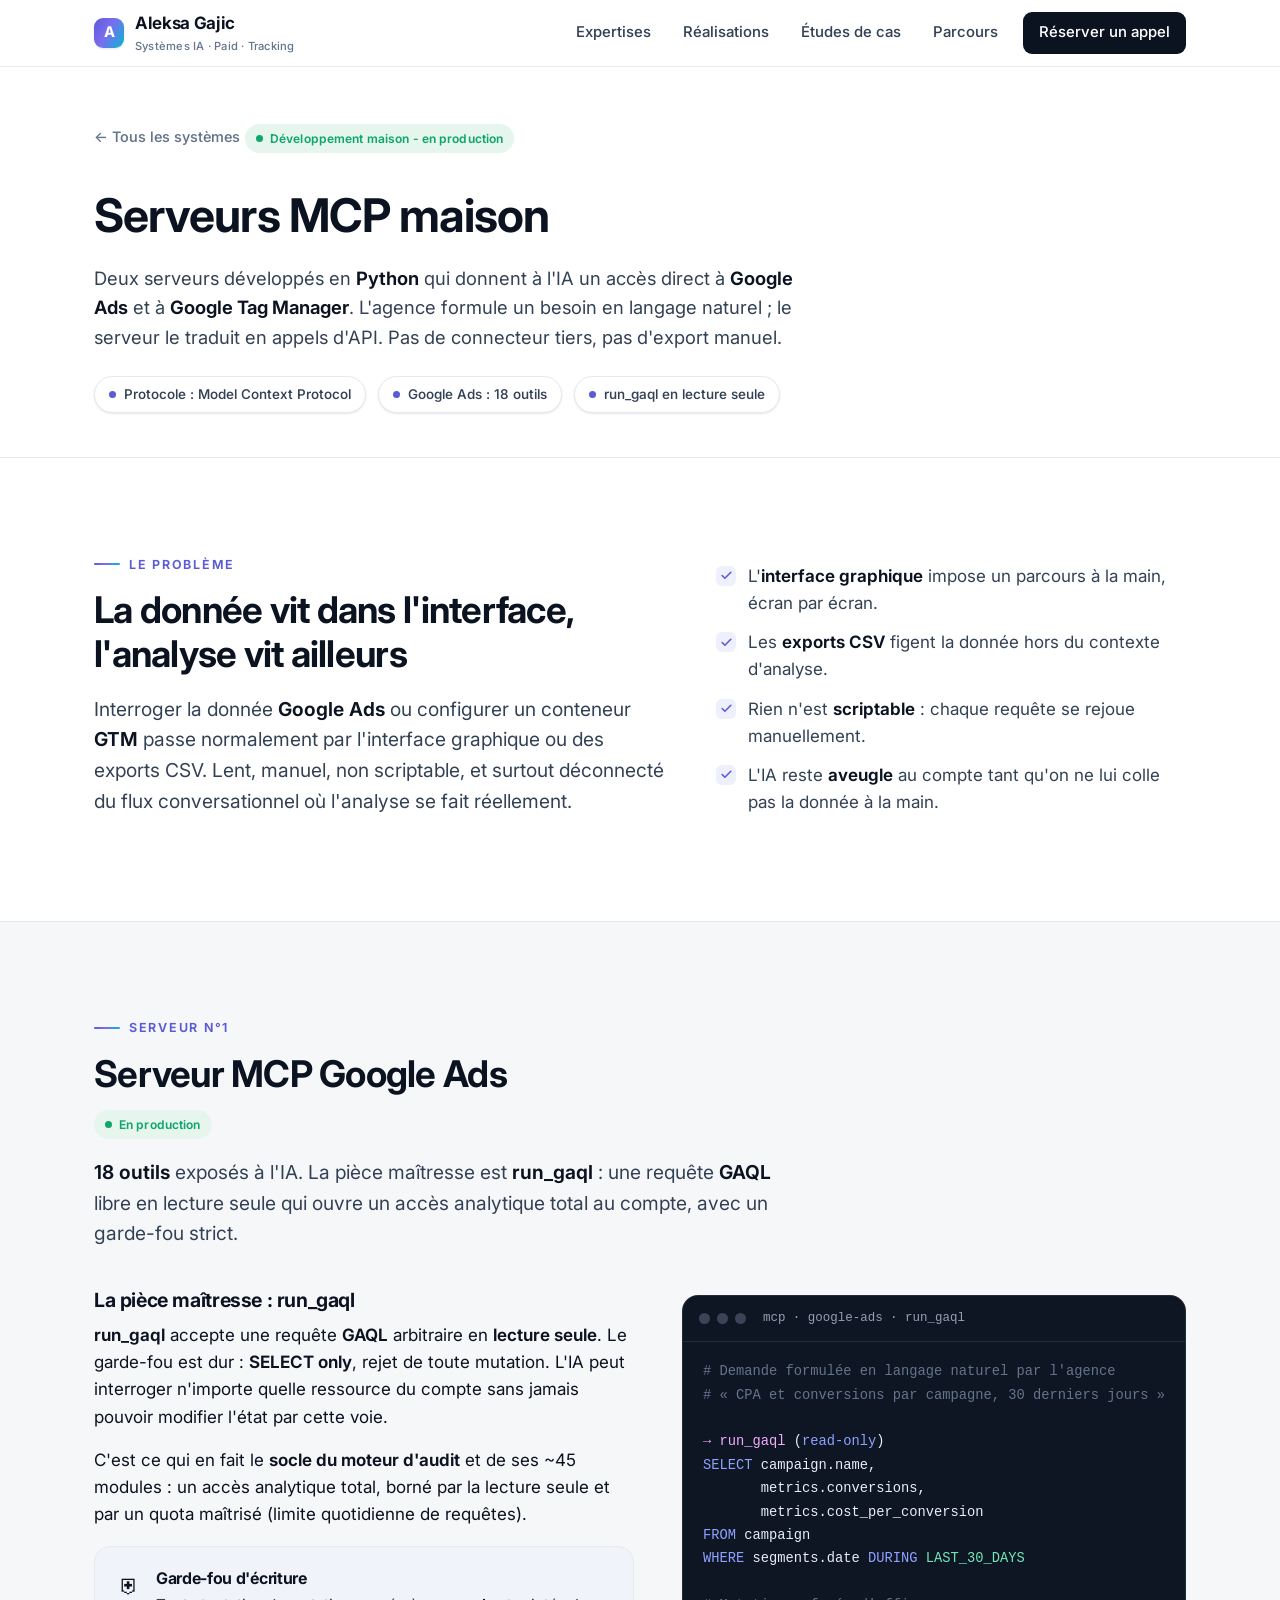
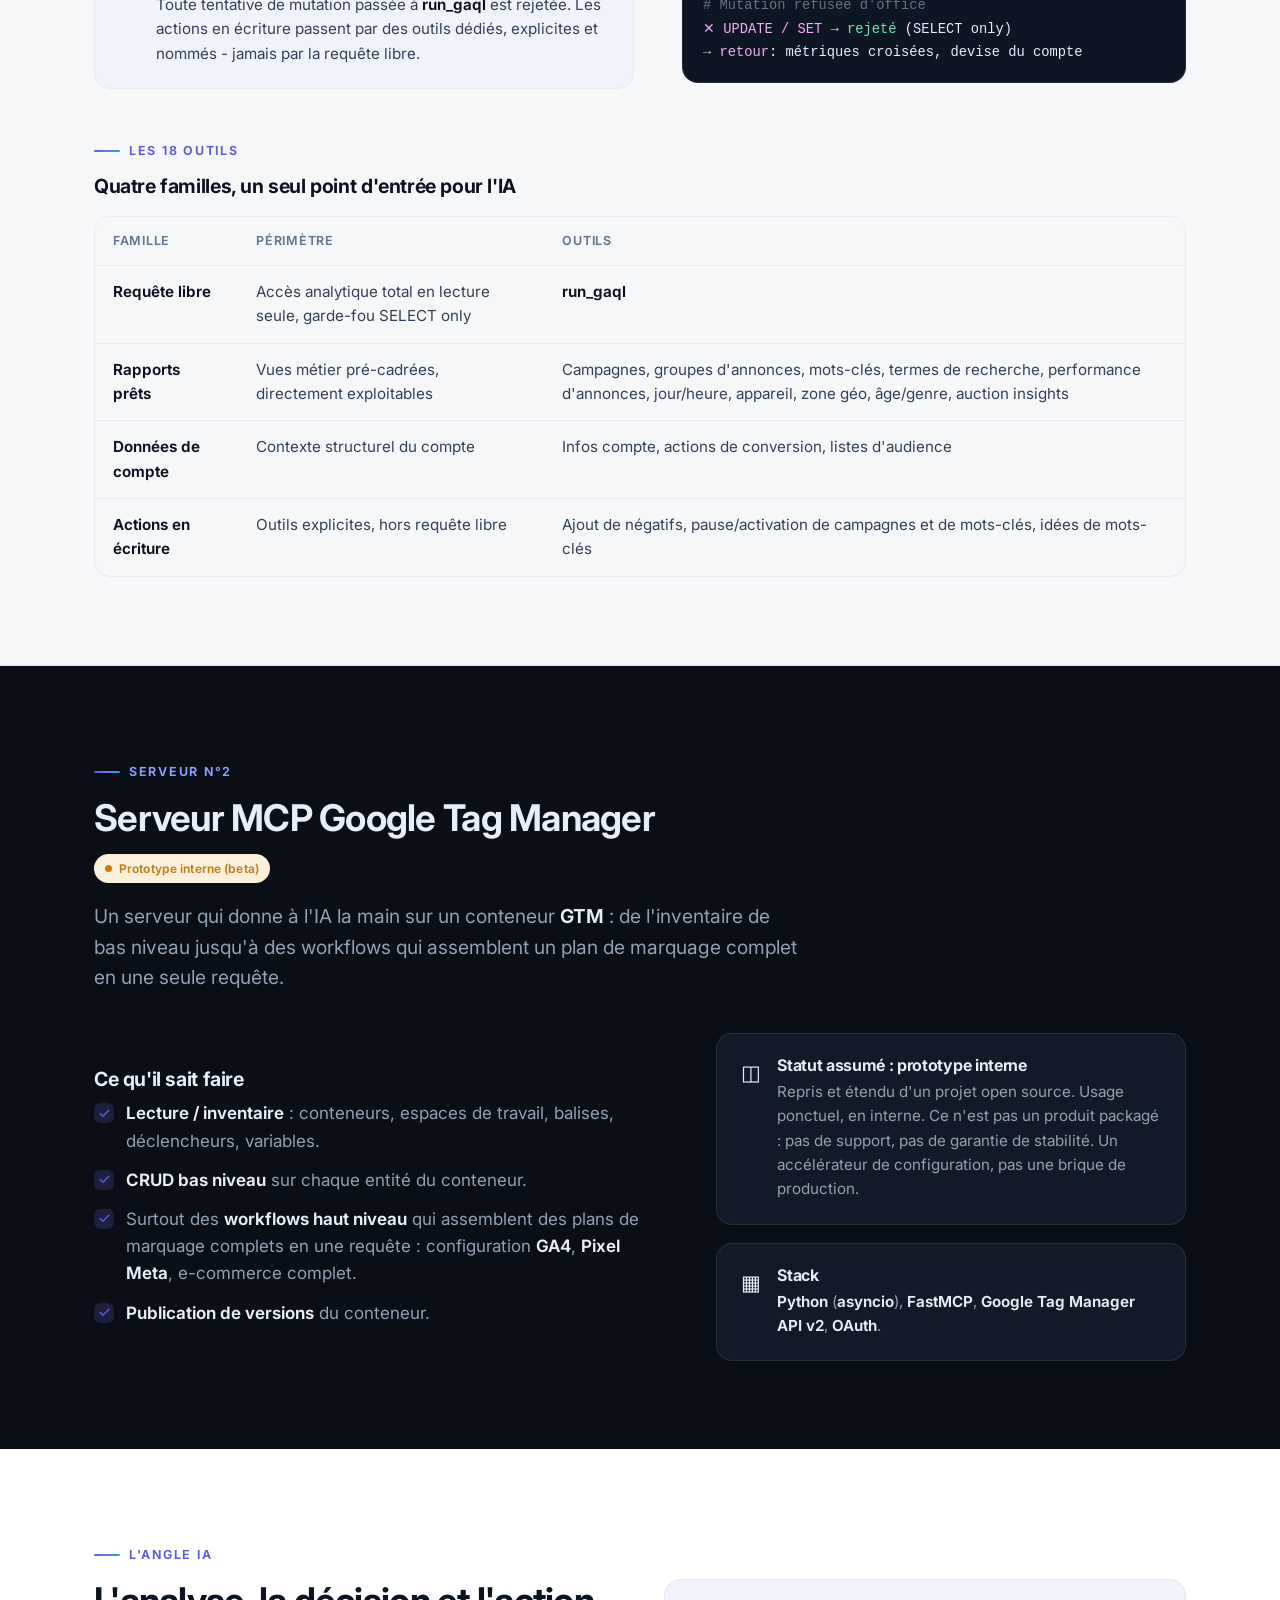
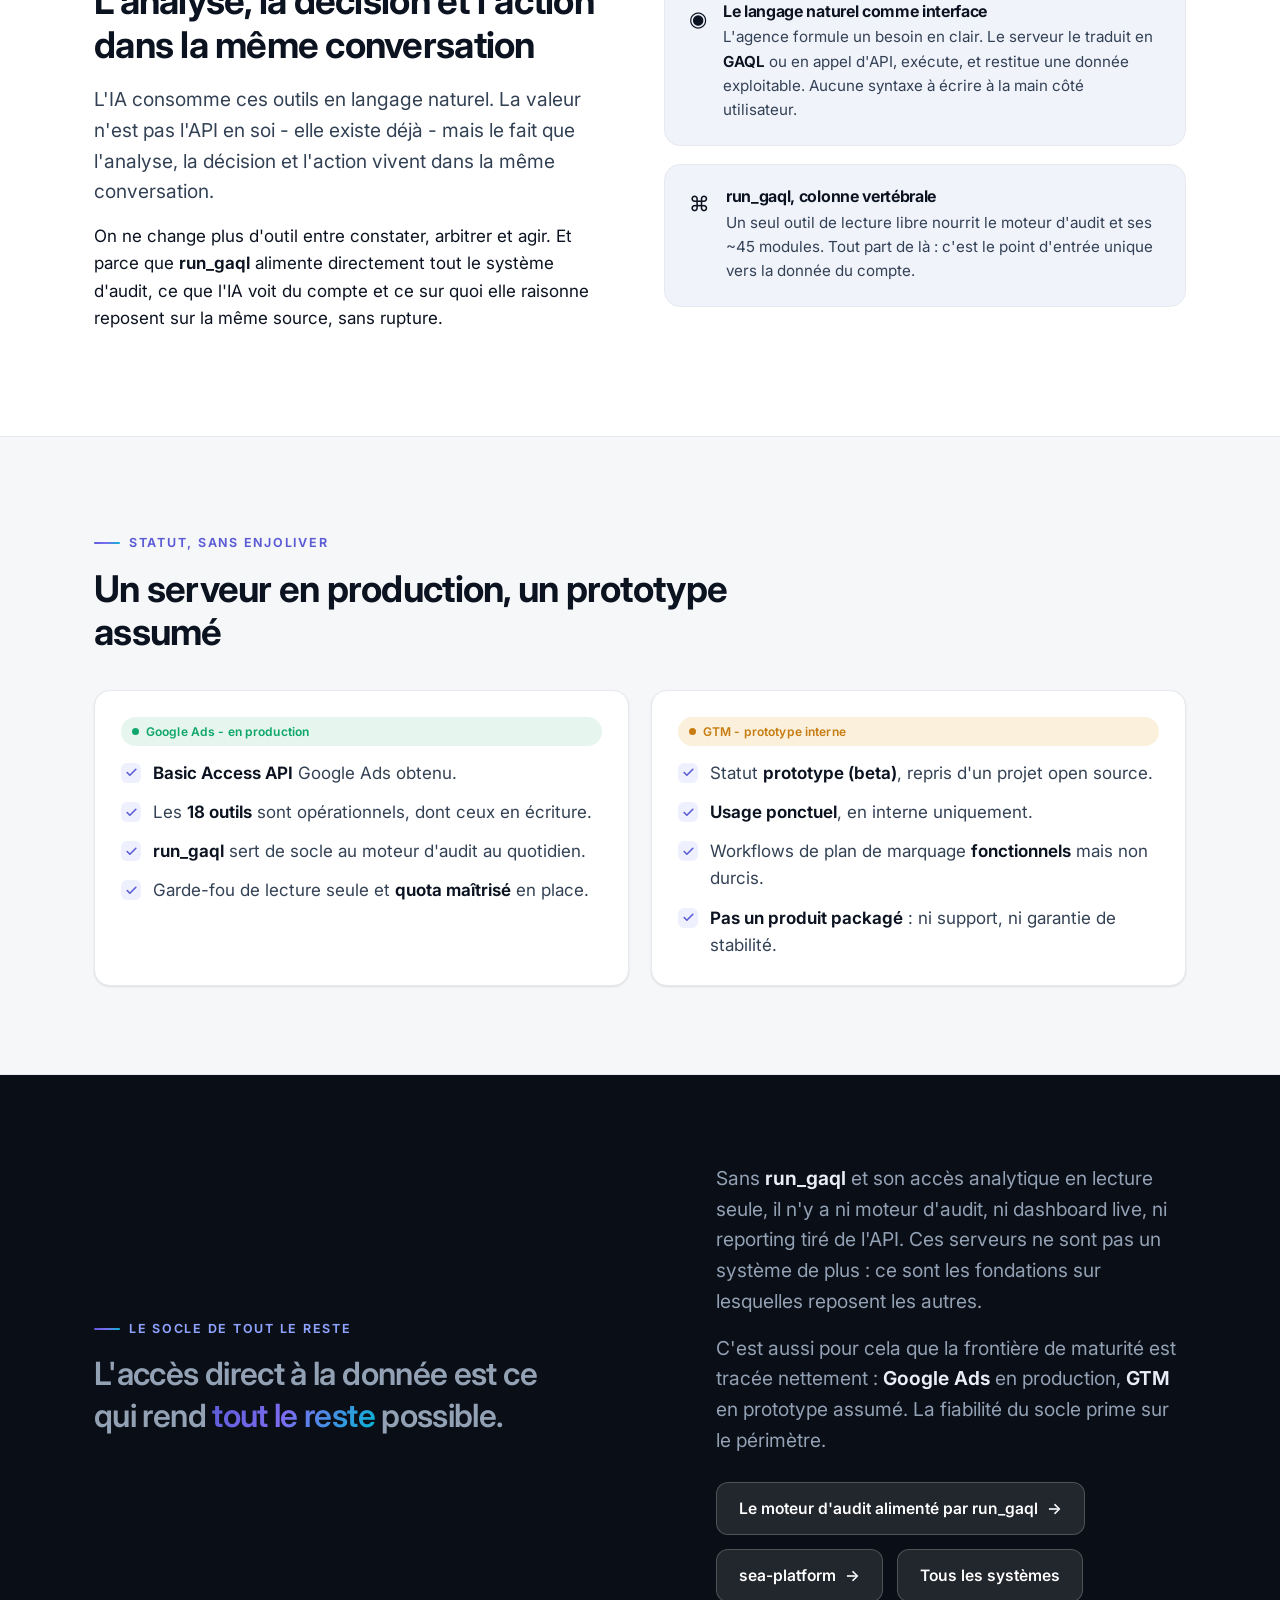
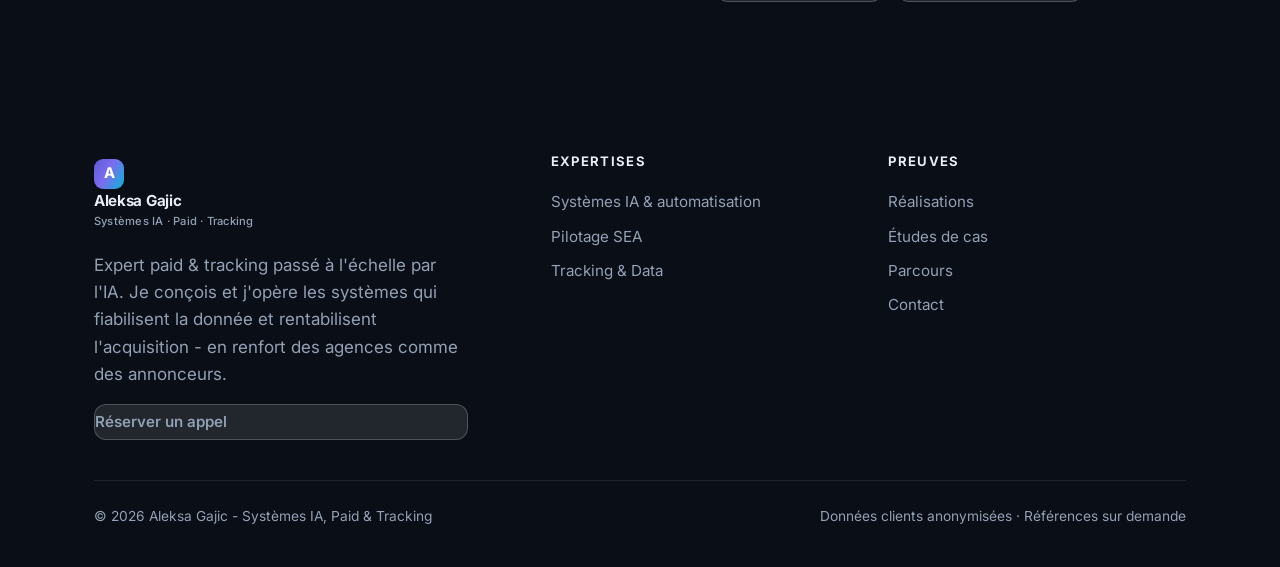
<file: mcp-servers.html>
<!DOCTYPE html>
<html lang="fr">
<head>
  <meta charset="UTF-8" />
  <meta name="viewport" content="width=device-width, initial-scale=1.0" />
  <title>Serveurs MCP maison - Aleksa | Acquisition &amp; Data Analytics</title>
  <meta name="description" content="Deux serveurs MCP développés en Python qui donnent à l'IA un accès direct à Google Ads et à Google Tag Manager, sans connecteur tiers ni export manuel." />
  <link rel="preconnect" href="https://fonts.googleapis.com" />
  <link rel="preconnect" href="https://fonts.gstatic.com" crossorigin />
  <link href="https://fonts.googleapis.com/css2?family=Inter:wght@400;500;600;700;800&display=swap" rel="stylesheet" />
  <link rel="stylesheet" href="assets/styles.css" />
</head>
<body>

  <!-- NAV -->
  <header class="nav">
    <div class="wrap nav__inner">
      <a class="brand" href="index.html">
        <span class="brand__mark">A</span>
        <span>Aleksa Gajic<small>Systèmes IA · Paid · Tracking</small></span>
      </a>
      <button class="nav__toggle" aria-label="Menu"><span></span><span></span><span></span></button>
      <nav class="nav__links">
        <a href="index.html#offre">Expertises</a>
        <a href="realisations.html">Réalisations</a>
        <a href="etudes-de-cas.html">Études de cas</a>
        <a href="index.html#parcours">Parcours</a>
        <a class="nav__cta" href="index.html#contact">Réserver un appel</a>
      </nav>
    </div>
  </header>

  <!-- PAGE HEADER -->
  <section class="phead">
    <div class="wrap">
      <a class="back" href="realisations.html">← Tous les systèmes</a>
      <span class="badge badge--prod">Développement maison - en production</span>
      <h1 style="margin-top:18px">Serveurs MCP maison</h1>
      <p class="lead">Deux serveurs développés en <strong>Python</strong> qui donnent à l'IA un accès direct à <strong>Google Ads</strong> et à <strong>Google Tag Manager</strong>. L'agence formule un besoin en langage naturel ; le serveur le traduit en appels d'API. Pas de connecteur tiers, pas d'export manuel.</p>
      <div class="phead__meta">
        <span class="pill"><span class="dot"></span> Protocole : Model Context Protocol</span>
        <span class="pill"><span class="dot"></span> Google Ads : 18 outils</span>
        <span class="pill"><span class="dot"></span> run_gaql en lecture seule</span>
      </div>
    </div>
  </section>

  <!-- LE PROBLEME -->
  <section class="section">
    <div class="wrap split split--wide">
      <div class="reveal">
        <span class="eyebrow">Le problème</span>
        <h2>La donnée vit dans l'interface, l'analyse vit ailleurs</h2>
        <p class="lead">
          Interroger la donnée <strong>Google Ads</strong> ou configurer un conteneur <strong>GTM</strong> passe
          normalement par l'interface graphique ou des exports CSV. Lent, manuel, non scriptable, et surtout
          déconnecté du flux conversationnel où l'analyse se fait réellement.
        </p>
      </div>
      <div class="reveal">
        <ul class="ticks">
          <li>L'<strong>interface graphique</strong> impose un parcours à la main, écran par écran.</li>
          <li>Les <strong>exports CSV</strong> figent la donnée hors du contexte d'analyse.</li>
          <li>Rien n'est <strong>scriptable</strong> : chaque requête se rejoue manuellement.</li>
          <li>L'IA reste <strong>aveugle</strong> au compte tant qu'on ne lui colle pas la donnée à la main.</li>
        </ul>
      </div>
    </div>
  </section>

  <!-- SERVEUR GOOGLE ADS -->
  <section class="section" style="background:var(--bg-soft);border-top:1px solid var(--line);border-bottom:1px solid var(--line)">
    <div class="wrap">
      <div class="reveal" style="max-width:64ch">
        <span class="eyebrow">Serveur n°1</span>
        <h2 style="margin-bottom:14px">Serveur MCP Google Ads</h2>
        <span class="badge badge--prod">En production</span>
        <p class="lead" style="margin-top:18px">
          <strong>18 outils</strong> exposés à l'IA. La pièce maîtresse est <strong>run_gaql</strong> : une requête
          <strong>GAQL</strong> libre en lecture seule qui ouvre un accès analytique total au compte, avec un garde-fou strict.
        </p>
      </div>

      <div class="split split--wide reveal" style="margin-top:40px">
        <div>
          <h3>La pièce maîtresse : run_gaql</h3>
          <p>
            <strong>run_gaql</strong> accepte une requête <strong>GAQL</strong> arbitraire en <strong>lecture seule</strong>.
            Le garde-fou est dur : <strong>SELECT only</strong>, rejet de toute mutation. L'IA peut interroger n'importe
            quelle ressource du compte sans jamais pouvoir modifier l'état par cette voie.
          </p>
          <p>
            C'est ce qui en fait le <strong>socle du moteur d'audit</strong> et de ses ~45 modules : un accès analytique
            total, borné par la lecture seule et par un quota maîtrisé (limite quotidienne de requêtes).
          </p>
          <div class="callout" style="margin-top:18px">
            <span class="callout__icon">⛨</span>
            <div>
              <h4>Garde-fou d'écriture</h4>
              <p>Toute tentative de mutation passée à <strong>run_gaql</strong> est rejetée. Les actions en écriture passent par des outils dédiés, explicites et nommés - jamais par la requête libre.</p>
            </div>
          </div>
        </div>
        <div>
          <div class="code" aria-hidden="true">
            <div class="code__bar"><i></i><i></i><i></i><span>mcp · google-ads · run_gaql</span></div>
<pre><span class="c-com"># Demande formulée en langage naturel par l'agence</span>
<span class="c-com"># « CPA et conversions par campagne, 30 derniers jours »</span>

<span class="c-fn">→ run_gaql</span> (<span class="c-key">read-only</span>)
<span class="c-key">SELECT</span> campaign.name,
       metrics.conversions,
       metrics.cost_per_conversion
<span class="c-key">FROM</span> campaign
<span class="c-key">WHERE</span> segments.date <span class="c-key">DURING</span> <span class="c-str">LAST_30_DAYS</span>

<span class="c-com"># Mutation refusée d'office</span>
<span class="c-fn">✕ UPDATE / SET</span> → <span class="c-str">rejeté</span> (SELECT only)
<span class="c-fn">→ retour</span>: métriques croisées, devise du compte</pre>
          </div>
        </div>
      </div>

      <div class="reveal" style="margin-top:44px">
        <span class="eyebrow">Les 18 outils</span>
        <h3>Quatre familles, un seul point d'entrée pour l'IA</h3>
        <div class="table-wrap" style="margin-top:18px">
          <table>
            <thead>
              <tr>
                <th>Famille</th>
                <th>Périmètre</th>
                <th>Outils</th>
              </tr>
            </thead>
            <tbody>
              <tr>
                <td><strong>Requête libre</strong></td>
                <td>Accès analytique total en lecture seule, garde-fou SELECT only</td>
                <td><strong>run_gaql</strong></td>
              </tr>
              <tr>
                <td><strong>Rapports prêts</strong></td>
                <td>Vues métier pré-cadrées, directement exploitables</td>
                <td>Campagnes, groupes d'annonces, mots-clés, termes de recherche, performance d'annonces, jour/heure, appareil, zone géo, âge/genre, auction insights</td>
              </tr>
              <tr>
                <td><strong>Données de compte</strong></td>
                <td>Contexte structurel du compte</td>
                <td>Infos compte, actions de conversion, listes d'audience</td>
              </tr>
              <tr>
                <td><strong>Actions en écriture</strong></td>
                <td>Outils explicites, hors requête libre</td>
                <td>Ajout de négatifs, pause/activation de campagnes et de mots-clés, idées de mots-clés</td>
              </tr>
            </tbody>
          </table>
        </div>
      </div>
    </div>
  </section>

  <!-- SERVEUR GTM (dark) -->
  <section class="dark section">
    <div class="wrap">
      <div class="reveal" style="max-width:64ch">
        <span class="eyebrow">Serveur n°2</span>
        <h2 style="margin-bottom:14px">Serveur MCP Google Tag Manager</h2>
        <span class="badge badge--proto">Prototype interne (beta)</span>
        <p class="lead" style="margin-top:18px">
          Un serveur qui donne à l'IA la main sur un conteneur <strong>GTM</strong> : de l'inventaire de bas niveau
          jusqu'à des workflows qui assemblent un plan de marquage complet en une seule requête.
        </p>
      </div>

      <div class="split split--wide reveal" style="margin-top:40px">
        <div>
          <h3>Ce qu'il sait faire</h3>
          <ul class="ticks">
            <li><strong>Lecture / inventaire</strong> : conteneurs, espaces de travail, balises, déclencheurs, variables.</li>
            <li><strong>CRUD bas niveau</strong> sur chaque entité du conteneur.</li>
            <li>Surtout des <strong>workflows haut niveau</strong> qui assemblent des plans de marquage complets en une requête : configuration <strong>GA4</strong>, <strong>Pixel Meta</strong>, e-commerce complet.</li>
            <li><strong>Publication de versions</strong> du conteneur.</li>
          </ul>
        </div>
        <div>
          <div class="callout">
            <span class="callout__icon">◫</span>
            <div>
              <h4>Statut assumé : prototype interne</h4>
              <p>Repris et étendu d'un projet open source. Usage ponctuel, en interne. Ce n'est pas un produit packagé : pas de support, pas de garantie de stabilité. Un accélérateur de configuration, pas une brique de production.</p>
            </div>
          </div>
          <div class="callout" style="margin-top:18px">
            <span class="callout__icon">▦</span>
            <div>
              <h4>Stack</h4>
              <p><strong>Python</strong> (<strong>asyncio</strong>), <strong>FastMCP</strong>, <strong>Google Tag Manager API v2</strong>, <strong>OAuth</strong>.</p>
            </div>
          </div>
        </div>
      </div>
    </div>
  </section>

  <!-- ANGLE IA -->
  <section class="section">
    <div class="wrap split">
      <div class="reveal">
        <span class="eyebrow">L'angle IA</span>
        <h2>L'analyse, la décision et l'action dans la même conversation</h2>
        <p class="lead">
          L'IA consomme ces outils en langage naturel. La valeur n'est pas l'API en soi - elle existe déjà -
          mais le fait que l'analyse, la décision et l'action vivent dans la même conversation.
        </p>
        <p>
          On ne change plus d'outil entre constater, arbitrer et agir. Et parce que <strong>run_gaql</strong> alimente
          directement tout le système d'audit, ce que l'IA voit du compte et ce sur quoi elle raisonne reposent sur
          la même source, sans rupture.
        </p>
      </div>
      <div class="reveal">
        <div class="callout">
          <span class="callout__icon">◉</span>
          <div>
            <h4>Le langage naturel comme interface</h4>
            <p>L'agence formule un besoin en clair. Le serveur le traduit en <strong>GAQL</strong> ou en appel d'API, exécute, et restitue une donnée exploitable. Aucune syntaxe à écrire à la main côté utilisateur.</p>
          </div>
        </div>
        <div class="callout" style="margin-top:18px">
          <span class="callout__icon">⌘</span>
          <div>
            <h4>run_gaql, colonne vertébrale</h4>
            <p>Un seul outil de lecture libre nourrit le moteur d'audit et ses ~45 modules. Tout part de là : c'est le point d'entrée unique vers la donnée du compte.</p>
          </div>
        </div>
      </div>
    </div>
  </section>

  <!-- STATUT -->
  <section class="section" style="background:var(--bg-soft);border-top:1px solid var(--line);border-bottom:1px solid var(--line)">
    <div class="wrap">
      <div class="reveal" style="max-width:62ch">
        <span class="eyebrow">Statut, sans enjoliver</span>
        <h2>Un serveur en production, un prototype assumé</h2>
      </div>
      <div class="grid grid--2 reveal" style="margin-top:36px">
        <div class="card">
          <span class="badge badge--prod" style="margin-bottom:14px">Google Ads - en production</span>
          <ul class="ticks">
            <li><strong>Basic Access API</strong> Google Ads obtenu.</li>
            <li>Les <strong>18 outils</strong> sont opérationnels, dont ceux en écriture.</li>
            <li><strong>run_gaql</strong> sert de socle au moteur d'audit au quotidien.</li>
            <li>Garde-fou de lecture seule et <strong>quota maîtrisé</strong> en place.</li>
          </ul>
        </div>
        <div class="card">
          <span class="badge badge--proto" style="margin-bottom:14px">GTM - prototype interne</span>
          <ul class="ticks">
            <li>Statut <strong>prototype (beta)</strong>, repris d'un projet open source.</li>
            <li><strong>Usage ponctuel</strong>, en interne uniquement.</li>
            <li>Workflows de plan de marquage <strong>fonctionnels</strong> mais non durcis.</li>
            <li><strong>Pas un produit packagé</strong> : ni support, ni garantie de stabilité.</li>
          </ul>
        </div>
      </div>
    </div>
  </section>

  <!-- LE SOCLE DE TOUT LE RESTE (dark) -->
  <section class="dark section">
    <div class="wrap split split--wide">
      <div class="reveal">
        <span class="eyebrow">Le socle de tout le reste</span>
        <p class="quote">L'accès direct à la donnée est ce qui rend <span class="grad">tout le reste</span> possible.</p>
      </div>
      <div class="reveal">
        <p class="lead">
          Sans <strong>run_gaql</strong> et son accès analytique en lecture seule, il n'y a ni moteur d'audit, ni dashboard
          live, ni reporting tiré de l'API. Ces serveurs ne sont pas un système de plus : ce sont les fondations
          sur lesquelles reposent les autres.
        </p>
        <p class="lead">
          C'est aussi pour cela que la frontière de maturité est tracée nettement : <strong>Google Ads</strong> en production,
          <strong>GTM</strong> en prototype assumé. La fiabilité du socle prime sur le périmètre.
        </p>
        <div class="btn-row" style="margin-top:26px">
          <a class="btn btn--light" href="audit-engine.html">Le moteur d'audit alimenté par run_gaql <span class="arrow">→</span></a>
          <a class="btn btn--light" href="sea-platform.html">sea-platform <span class="arrow">→</span></a>
          <a class="btn btn--light" href="realisations.html">Tous les systèmes</a>
        </div>
      </div>
    </div>
  </section>

  <!-- FOOTER -->
  <footer class="footer">
    <div class="wrap">
      <div class="footer__grid">
        <div class="footer__brand">
          <a class="brand" href="index.html" style="color:var(--d-ink);margin-bottom:16px">
            <span class="brand__mark">A</span>
            <span>Aleksa Gajic<small style="color:var(--d-muted)">Systèmes IA · Paid · Tracking</small></span>
          </a>
          <p>Expert paid &amp; tracking passé à l'échelle par l'IA. Je conçois et j'opère les systèmes qui fiabilisent la donnée et rentabilisent l'acquisition - en renfort des agences comme des annonceurs.</p>
          <a class="btn btn--light" href="index.html#contact" style="margin-top:14px">Réserver un appel</a>
        </div>
        <div>
          <h4>Expertises</h4>
          <a href="ia.html">Systèmes IA &amp; automatisation</a>
          <a href="paid.html">Pilotage SEA</a>
          <a href="tracking.html">Tracking &amp; Data</a>
        </div>
        <div>
          <h4>Preuves</h4>
          <a href="realisations.html">Réalisations</a>
          <a href="etudes-de-cas.html">Études de cas</a>
          <a href="index.html#parcours">Parcours</a>
          <a href="index.html#contact">Contact</a>
        </div>
      </div>
      <div class="footer__bottom">
        <span>© 2026 Aleksa Gajic - Systèmes IA, Paid &amp; Tracking</span>
        <span>Données clients anonymisées · Références sur demande</span>
      </div>
    </div>
  </footer>

  <script src="assets/app.js"></script>
</body>
</html>
</file>
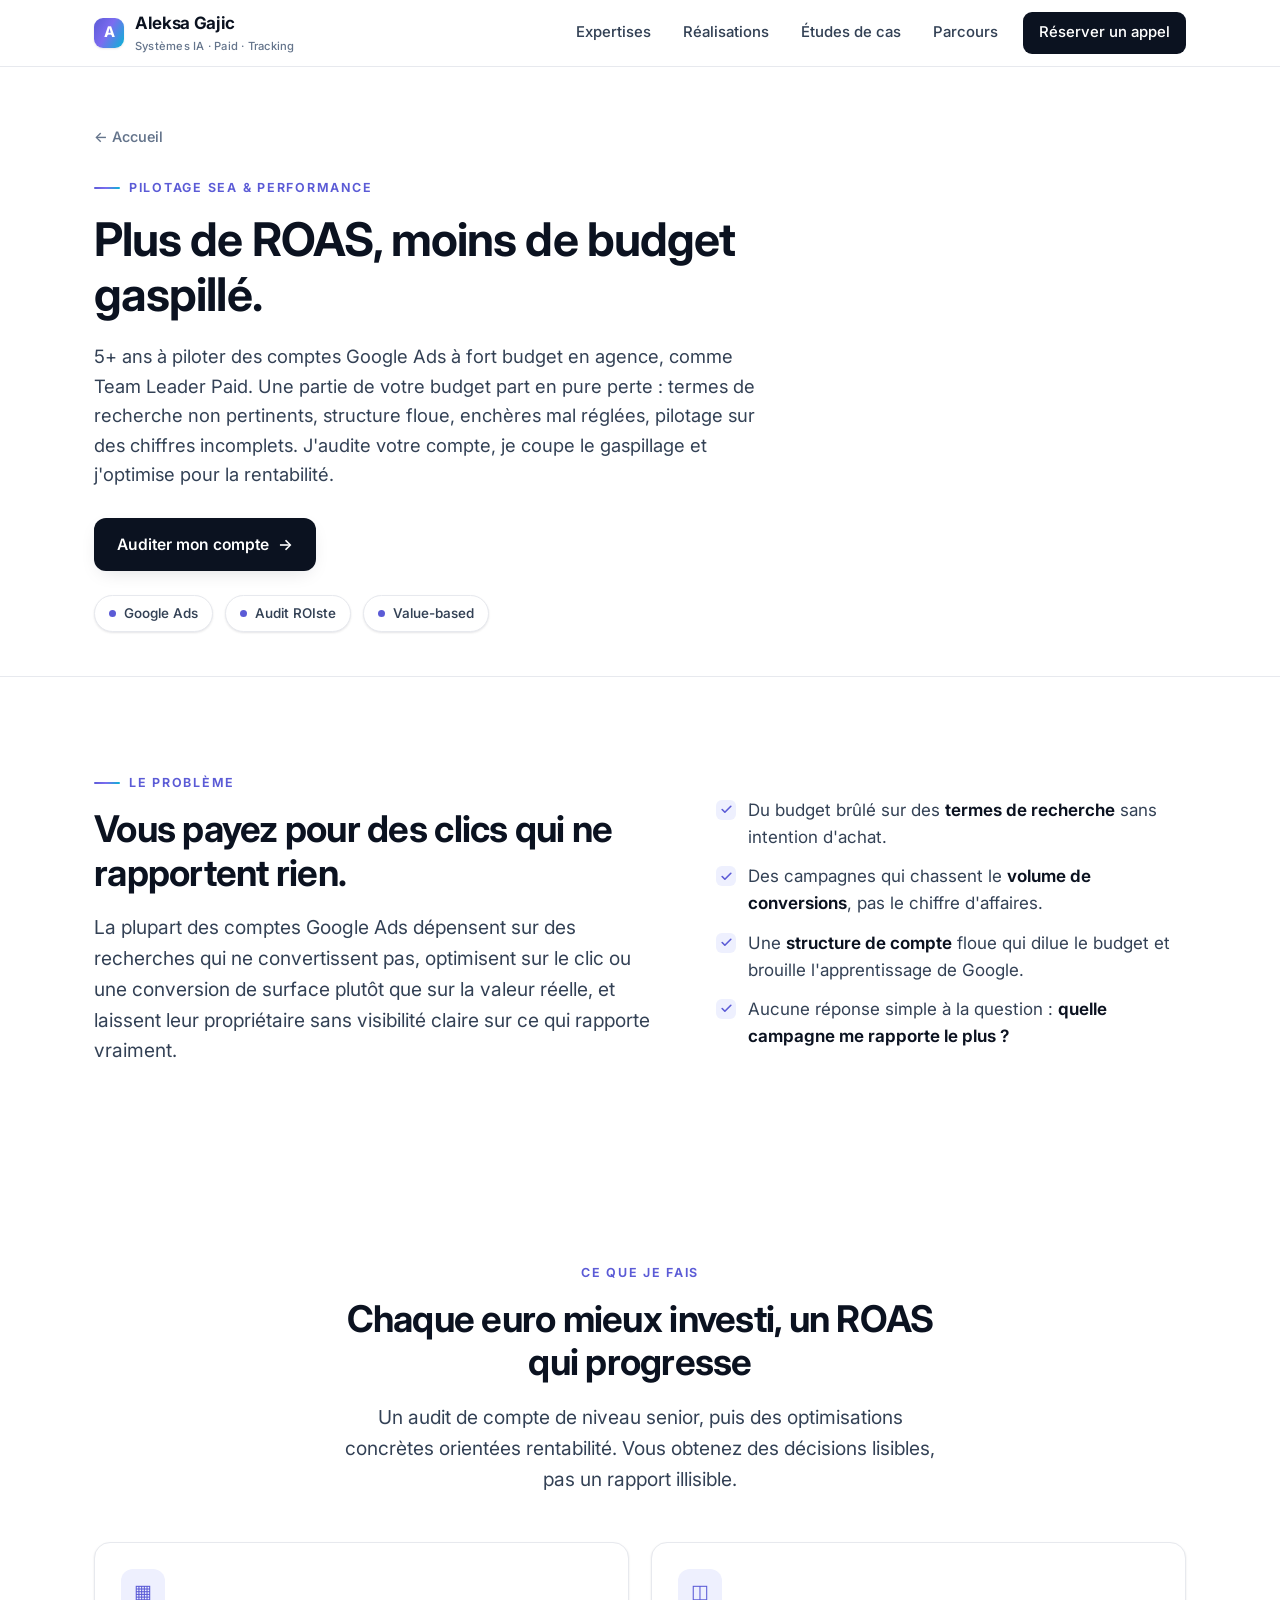
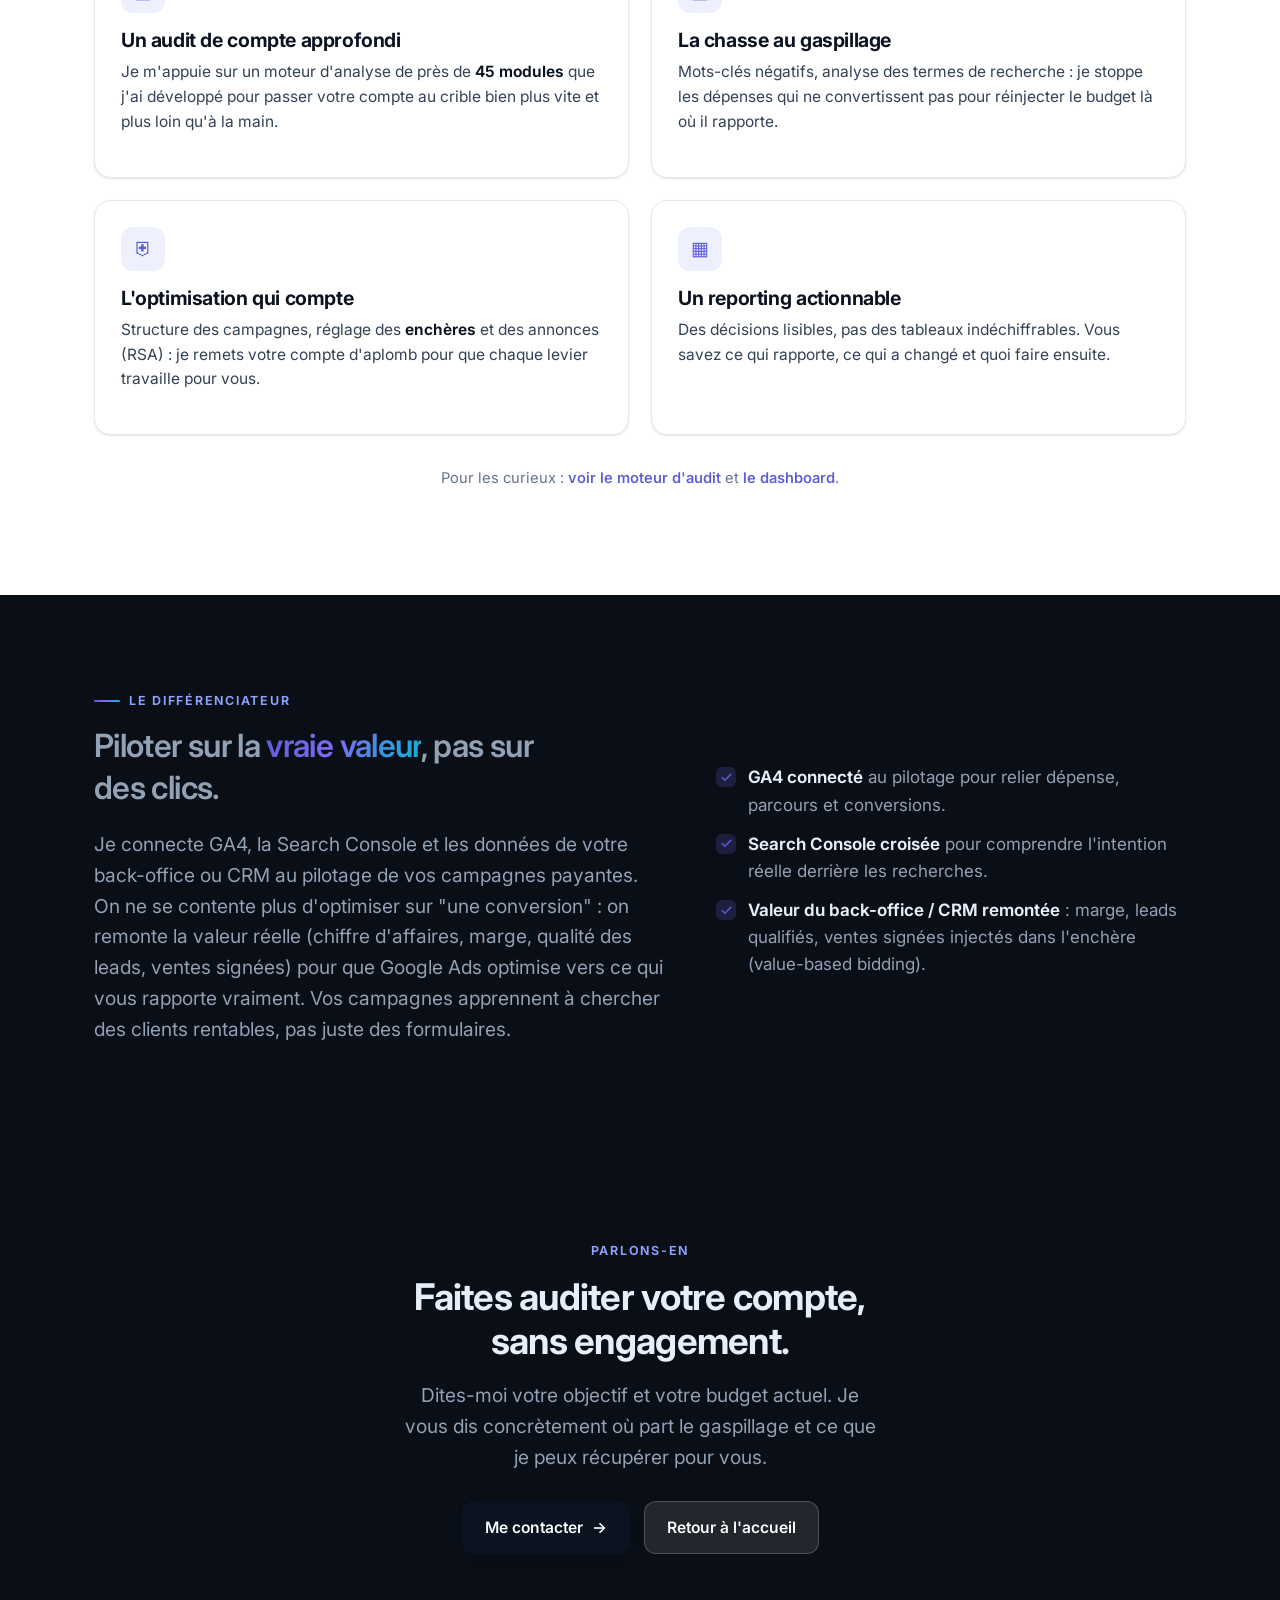
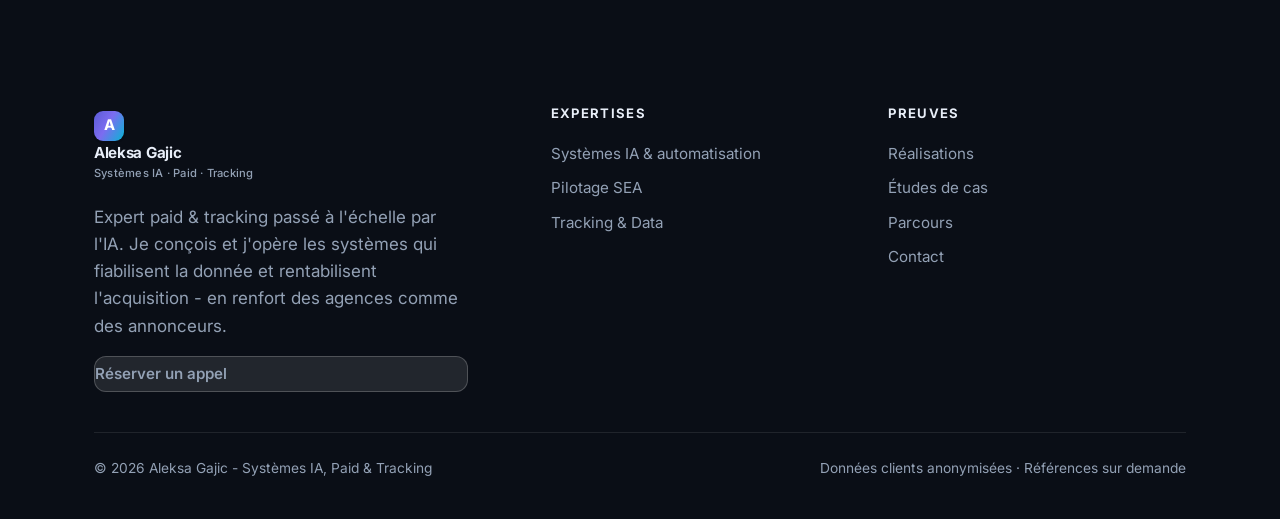
<file: paid.html>
<!DOCTYPE html>
<html lang="fr">
<head>
  <meta charset="UTF-8" />
  <meta name="viewport" content="width=device-width, initial-scale=1.0" />
  <title>Pilotage SEA &amp; performance - Aleksa Gajic | Freelance</title>
  <meta name="description" content="5+ ans en agence paid. J'audite votre compte Google Ads, je coupe le gaspillage et j'optimise pour la rentabilité réelle. Pilotage sur la vraie valeur, pas sur des clics." />
  <link rel="preconnect" href="https://fonts.googleapis.com" />
  <link rel="preconnect" href="https://fonts.gstatic.com" crossorigin />
  <link href="https://fonts.googleapis.com/css2?family=Inter:wght@400;500;600;700;800&display=swap" rel="stylesheet" />
  <link rel="stylesheet" href="assets/styles.css" />
</head>
<body>

  <!-- ====================== NAV ====================== -->
  <header class="nav">
    <div class="wrap nav__inner">
      <a class="brand" href="index.html">
        <span class="brand__mark">A</span>
        <span>Aleksa Gajic<small>Systèmes IA · Paid · Tracking</small></span>
      </a>
      <button class="nav__toggle" aria-label="Menu"><span></span><span></span><span></span></button>
      <nav class="nav__links">
        <a href="index.html#offre">Expertises</a>
        <a href="realisations.html">Réalisations</a>
        <a href="etudes-de-cas.html">Études de cas</a>
        <a href="index.html#parcours">Parcours</a>
        <a class="nav__cta" href="index.html#contact">Réserver un appel</a>
      </nav>
    </div>
  </header>

  <!-- ====================== PAGE HEADER ====================== -->
  <section class="phead">
    <div class="wrap">
      <a class="back" href="index.html">← Accueil</a>
      <div class="reveal" style="max-width:62ch">
        <span class="eyebrow">Pilotage SEA &amp; performance</span>
        <h1>Plus de <span class="grad">ROAS</span>, moins de budget gaspillé.</h1>
        <p class="lead">
          5+ ans à piloter des comptes Google Ads à fort budget en agence, comme Team Leader Paid. Une partie
          de votre budget part en pure perte : termes de recherche non pertinents, structure floue, enchères
          mal réglées, pilotage sur des chiffres incomplets. J'audite votre compte, je coupe le gaspillage et
          j'optimise pour la rentabilité.
        </p>
        <div class="btn-row" style="margin-top:28px">
          <a class="btn btn--primary" href="#contact">Auditer mon compte <span class="arrow">→</span></a>
        </div>
        <div class="phead__meta">
          <span class="pill"><span class="dot"></span> Google Ads</span>
          <span class="pill"><span class="dot"></span> Audit ROIste</span>
          <span class="pill"><span class="dot"></span> Value-based</span>
        </div>
      </div>
    </div>
  </section>

  <!-- ====================== LE PROBLÈME ====================== -->
  <section class="section">
    <div class="wrap split split--wide">
      <div class="reveal">
        <span class="eyebrow">Le problème</span>
        <h2>Vous payez pour des clics qui ne rapportent rien.</h2>
        <p class="lead">
          La plupart des comptes Google Ads dépensent sur des recherches qui ne convertissent pas, optimisent
          sur le clic ou une conversion de surface plutôt que sur la valeur réelle, et laissent leur
          propriétaire sans visibilité claire sur ce qui rapporte vraiment.
        </p>
      </div>
      <div class="reveal">
        <ul class="ticks">
          <li>Du budget brûlé sur des <strong>termes de recherche</strong> sans intention d'achat.</li>
          <li>Des campagnes qui chassent le <strong>volume de conversions</strong>, pas le chiffre d'affaires.</li>
          <li>Une <strong>structure de compte</strong> floue qui dilue le budget et brouille l'apprentissage de Google.</li>
          <li>Aucune réponse simple à la question : <strong>quelle campagne me rapporte le plus ?</strong></li>
        </ul>
      </div>
    </div>
  </section>

  <!-- ====================== CE QUE JE FAIS ====================== -->
  <section class="section">
    <div class="wrap">
      <div class="reveal center" style="max-width:54ch;margin:0 auto">
        <span class="eyebrow">Ce que je fais</span>
        <h2>Chaque euro mieux investi, un ROAS qui progresse</h2>
        <p class="lead">
          Un audit de compte de niveau senior, puis des optimisations concrètes orientées rentabilité. Vous
          obtenez des décisions lisibles, pas un rapport illisible.
        </p>
      </div>

      <div class="grid grid--2" style="margin-top:48px">
        <div class="card reveal">
          <div class="card__top"><span class="card__icon">▦</span></div>
          <h3>Un audit de compte approfondi</h3>
          <p>Je m'appuie sur un moteur d'analyse de près de <strong>45 modules</strong> que j'ai développé pour passer votre compte au crible bien plus vite et plus loin qu'à la main.</p>
        </div>
        <div class="card reveal">
          <div class="card__top"><span class="card__icon">◫</span></div>
          <h3>La chasse au gaspillage</h3>
          <p>Mots-clés négatifs, analyse des termes de recherche : je stoppe les dépenses qui ne convertissent pas pour réinjecter le budget là où il rapporte.</p>
        </div>
        <div class="card reveal">
          <div class="card__top"><span class="card__icon">⛨</span></div>
          <h3>L'optimisation qui compte</h3>
          <p>Structure des campagnes, réglage des <strong>enchères</strong> et des annonces (RSA) : je remets votre compte d'aplomb pour que chaque levier travaille pour vous.</p>
        </div>
        <div class="card reveal">
          <div class="card__top"><span class="card__icon">▦</span></div>
          <h3>Un reporting actionnable</h3>
          <p>Des décisions lisibles, pas des tableaux indéchiffrables. Vous savez ce qui rapporte, ce qui a changé et quoi faire ensuite.</p>
        </div>
      </div>

      <p class="muted center" style="margin-top:32px;font-size:0.92rem">
        Pour les curieux : <a href="audit-engine.html" style="color:var(--accent);font-weight:560">voir le moteur d'audit</a>
        et <a href="sea-platform.html" style="color:var(--accent);font-weight:560">le dashboard</a>.
      </p>
    </div>
  </section>

  <!-- ====================== DIFFÉRENCIATEUR (dark) ====================== -->
  <section class="dark section">
    <div class="wrap split split--wide">
      <div class="reveal">
        <span class="eyebrow">Le différenciateur</span>
        <p class="quote">Piloter sur la <span class="grad">vraie valeur</span>, pas sur des clics.</p>
        <p class="lead" style="margin-top:20px">
          Je connecte GA4, la Search Console et les données de votre back-office ou CRM au pilotage de vos
          campagnes payantes. On ne se contente plus d'optimiser sur "une conversion" : on remonte la valeur
          réelle (chiffre d'affaires, marge, qualité des leads, ventes signées) pour que Google Ads optimise
          vers ce qui vous rapporte vraiment. Vos campagnes apprennent à chercher des clients rentables, pas
          juste des formulaires.
        </p>
      </div>
      <div class="reveal">
        <ul class="ticks">
          <li><strong>GA4 connecté</strong> au pilotage pour relier dépense, parcours et conversions.</li>
          <li><strong>Search Console croisée</strong> pour comprendre l'intention réelle derrière les recherches.</li>
          <li><strong>Valeur du back-office / CRM remontée</strong> : marge, leads qualifiés, ventes signées injectés dans l'enchère (value-based bidding).</li>
        </ul>
      </div>
    </div>
  </section>

  <!-- ====================== CONTACT (dark) ====================== -->
  <section class="dark section center" id="contact">
    <div class="wrap" style="max-width:48ch;margin:0 auto">
      <div class="reveal">
        <span class="eyebrow">Parlons-en</span>
        <h2>Faites auditer votre compte, sans engagement.</h2>
        <p class="lead">Dites-moi votre objectif et votre budget actuel. Je vous dis concrètement où part le gaspillage et ce que je peux récupérer pour vous.</p>
        <div class="btn-row" style="margin-top:28px;justify-content:center">
          <a class="btn btn--primary" href="mailto:aleksa96gajic@gmail.com">Me contacter <span class="arrow">→</span></a>
          <a class="btn btn--light" href="index.html">Retour à l'accueil</a>
        </div>
      </div>
    </div>
  </section>

  <!-- ====================== FOOTER ====================== -->
  <footer class="footer">
    <div class="wrap">
      <div class="footer__grid">
        <div class="footer__brand">
          <a class="brand" href="index.html" style="color:var(--d-ink);margin-bottom:16px">
            <span class="brand__mark">A</span>
            <span>Aleksa Gajic<small style="color:var(--d-muted)">Systèmes IA · Paid · Tracking</small></span>
          </a>
          <p>Expert paid &amp; tracking passé à l'échelle par l'IA. Je conçois et j'opère les systèmes qui fiabilisent la donnée et rentabilisent l'acquisition - en renfort des agences comme des annonceurs.</p>
          <a class="btn btn--light" href="index.html#contact" style="margin-top:14px">Réserver un appel</a>
        </div>
        <div>
          <h4>Expertises</h4>
          <a href="ia.html">Systèmes IA &amp; automatisation</a>
          <a href="paid.html">Pilotage SEA</a>
          <a href="tracking.html">Tracking &amp; Data</a>
        </div>
        <div>
          <h4>Preuves</h4>
          <a href="realisations.html">Réalisations</a>
          <a href="etudes-de-cas.html">Études de cas</a>
          <a href="index.html#parcours">Parcours</a>
          <a href="index.html#contact">Contact</a>
        </div>
      </div>
      <div class="footer__bottom">
        <span>© 2026 Aleksa Gajic - Systèmes IA, Paid &amp; Tracking</span>
        <span>Données clients anonymisées · Références sur demande</span>
      </div>
    </div>
  </footer>

  <script src="assets/app.js"></script>
</body>
</html>
</file>
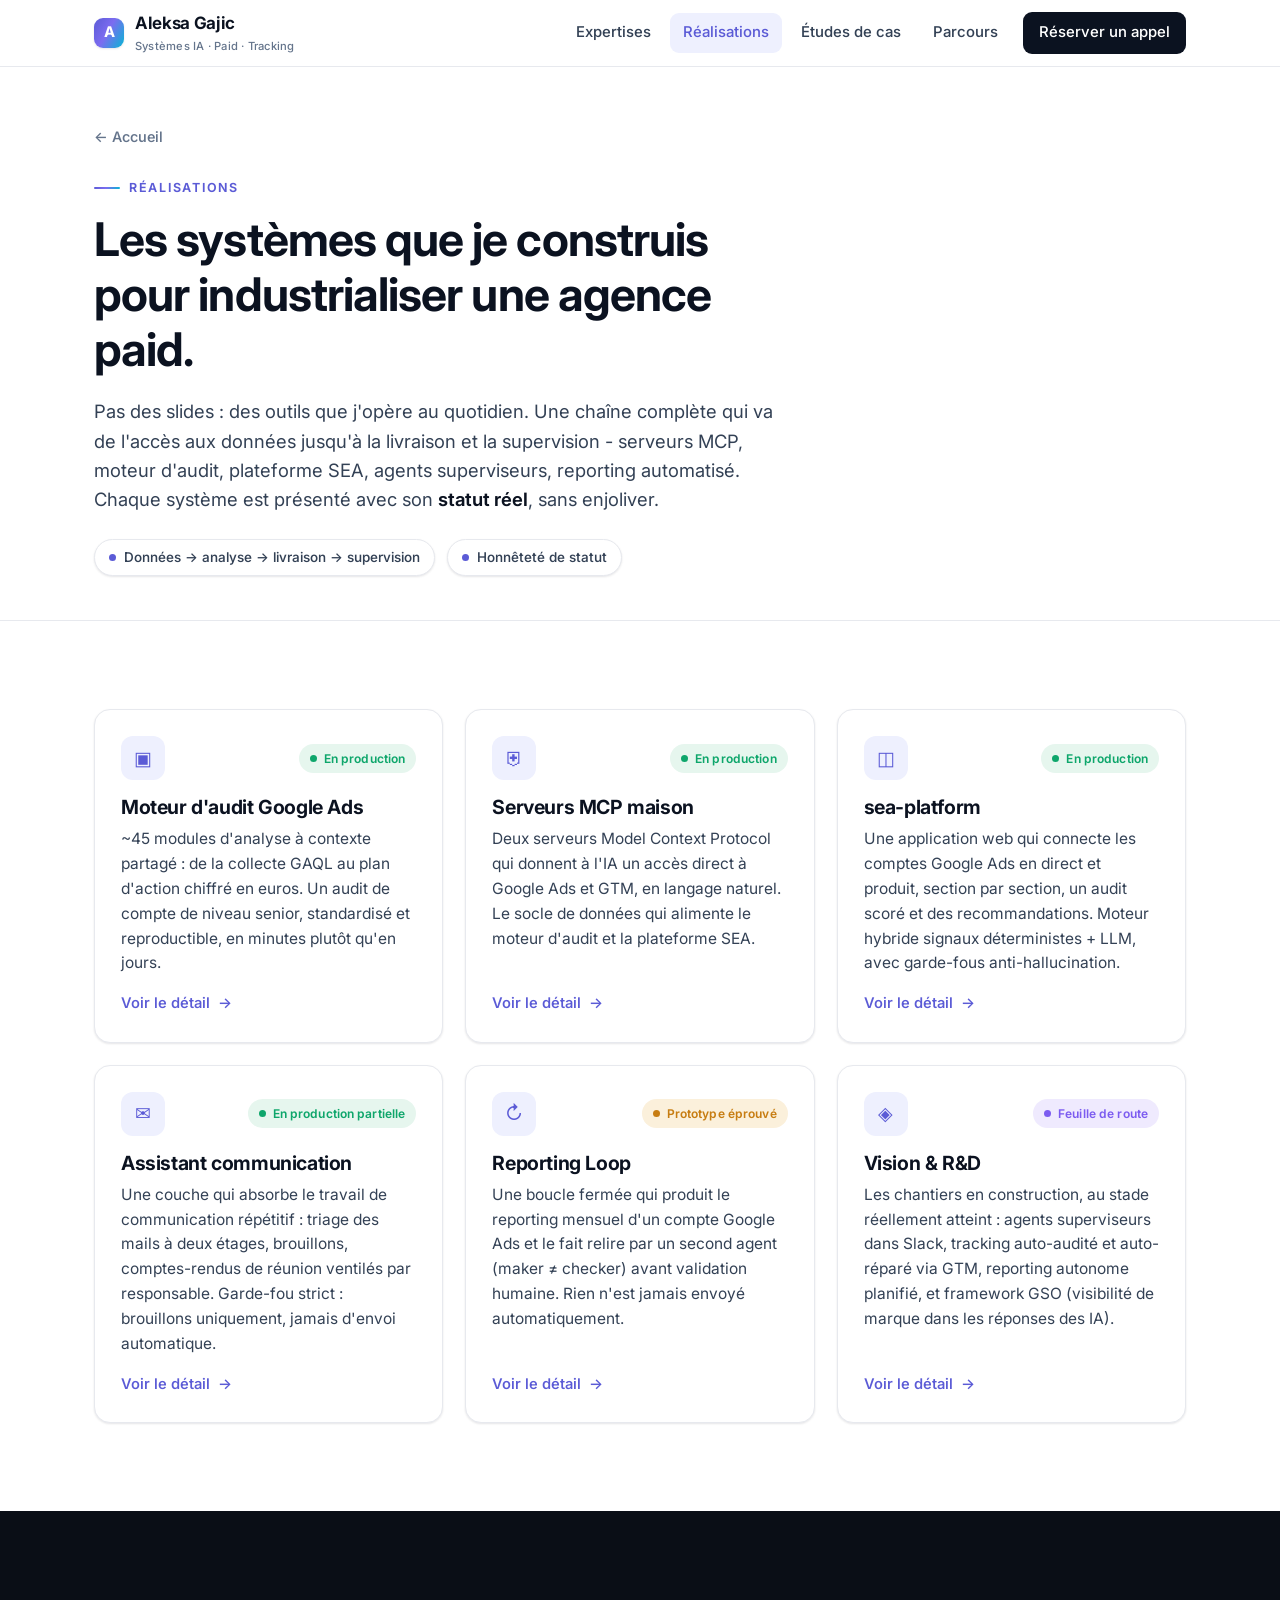
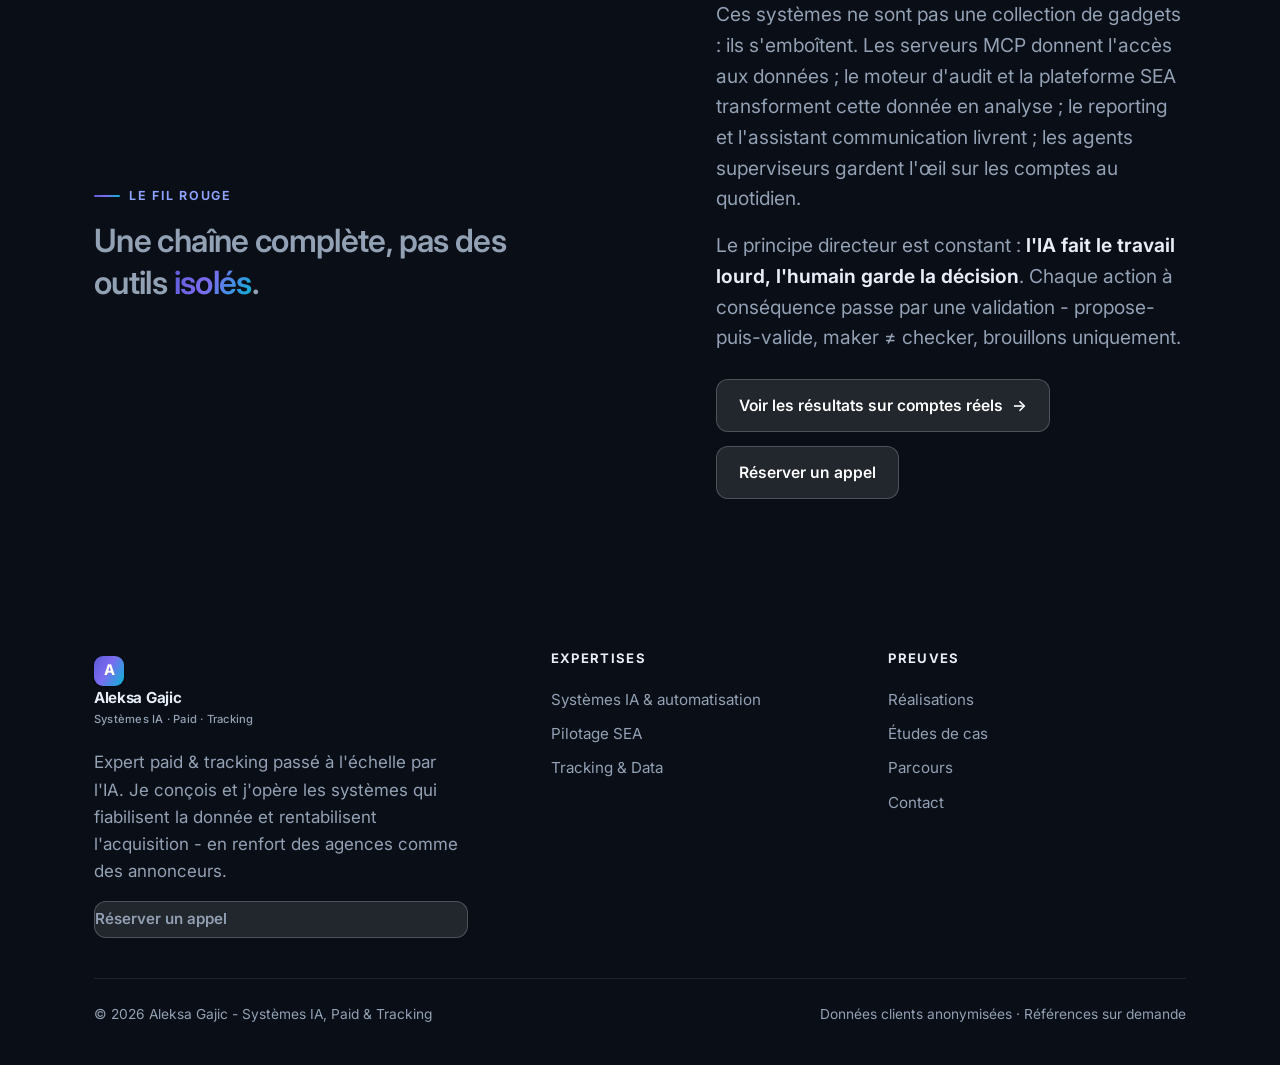
<file: realisations.html>
<!DOCTYPE html>
<html lang="fr">
<head>
  <meta charset="UTF-8" />
  <meta name="viewport" content="width=device-width, initial-scale=1.0" />
  <title>Réalisations - Aleksa Gajic | Systèmes IA, Paid &amp; Tracking</title>
  <meta name="description" content="Les systèmes IA que je conçois et opère pour industrialiser le travail d'une agence paid : serveurs MCP, moteur d'audit, plateforme SEA, agents superviseurs, reporting en boucle fermée. Avec leur statut réel." />
  <link rel="preconnect" href="https://fonts.googleapis.com" />
  <link rel="preconnect" href="https://fonts.gstatic.com" crossorigin />
  <link href="https://fonts.googleapis.com/css2?family=Inter:wght@400;500;600;700;800&display=swap" rel="stylesheet" />
  <link rel="stylesheet" href="assets/styles.css" />
</head>
<body>

  <!-- ====================== NAV ====================== -->
  <header class="nav">
    <div class="wrap nav__inner">
      <a class="brand" href="index.html">
        <span class="brand__mark">A</span>
        <span>Aleksa Gajic<small>Systèmes IA · Paid · Tracking</small></span>
      </a>
      <button class="nav__toggle" aria-label="Menu"><span></span><span></span><span></span></button>
      <nav class="nav__links">
        <a href="index.html#offre">Expertises</a>
        <a href="realisations.html">Réalisations</a>
        <a href="etudes-de-cas.html">Études de cas</a>
        <a href="index.html#parcours">Parcours</a>
        <a class="nav__cta" href="index.html#contact">Réserver un appel</a>
      </nav>
    </div>
  </header>

  <!-- ====================== PAGE HEADER ====================== -->
  <section class="phead">
    <div class="wrap">
      <a class="back" href="index.html">← Accueil</a>
      <div class="reveal" style="max-width:64ch">
        <span class="eyebrow">Réalisations</span>
        <h1>Les systèmes que je construis pour <span class="grad">industrialiser une agence paid</span>.</h1>
        <p class="lead">
          Pas des slides : des outils que j'opère au quotidien. Une chaîne complète qui va de l'accès aux
          données jusqu'à la livraison et la supervision - serveurs MCP, moteur d'audit, plateforme SEA,
          agents superviseurs, reporting automatisé. Chaque système est présenté avec son <strong>statut
          réel</strong>, sans enjoliver.
        </p>
        <div class="phead__meta">
          <span class="pill"><span class="dot"></span> Données → analyse → livraison → supervision</span>
          <span class="pill"><span class="dot"></span> Honnêteté de statut</span>
        </div>
      </div>
    </div>
  </section>

  <!-- ====================== LES SYSTEMES ====================== -->
  <section class="section">
    <div class="wrap">
      <div class="grid grid--3">

        <a class="card reveal" href="audit-engine.html">
          <div class="card__top">
            <span class="card__icon">▣</span>
            <span class="badge badge--prod">En production</span>
          </div>
          <h3>Moteur d'audit Google Ads</h3>
          <p>~45 modules d'analyse à contexte partagé : de la collecte GAQL au plan d'action chiffré en euros. Un audit de compte de niveau senior, standardisé et reproductible, en minutes plutôt qu'en jours.</p>
          <span class="card__foot">Voir le détail <span class="arrow">→</span></span>
        </a>

        <a class="card reveal" href="mcp-servers.html">
          <div class="card__top">
            <span class="card__icon">⛨</span>
            <span class="badge badge--prod">En production</span>
          </div>
          <h3>Serveurs MCP maison</h3>
          <p>Deux serveurs Model Context Protocol qui donnent à l'IA un accès direct à Google Ads et GTM, en langage naturel. Le socle de données qui alimente le moteur d'audit et la plateforme SEA.</p>
          <span class="card__foot">Voir le détail <span class="arrow">→</span></span>
        </a>

        <a class="card reveal" href="sea-platform.html">
          <div class="card__top">
            <span class="card__icon">◫</span>
            <span class="badge badge--prod">En production</span>
          </div>
          <h3>sea-platform</h3>
          <p>Une application web qui connecte les comptes Google Ads en direct et produit, section par section, un audit scoré et des recommandations. Moteur hybride signaux déterministes + LLM, avec garde-fous anti-hallucination.</p>
          <span class="card__foot">Voir le détail <span class="arrow">→</span></span>
        </a>

        <a class="card reveal" href="comms-assistant.html">
          <div class="card__top">
            <span class="card__icon">✉</span>
            <span class="badge badge--prod">En production partielle</span>
          </div>
          <h3>Assistant communication</h3>
          <p>Une couche qui absorbe le travail de communication répétitif : triage des mails à deux étages, brouillons, comptes-rendus de réunion ventilés par responsable. Garde-fou strict : brouillons uniquement, jamais d'envoi automatique.</p>
          <span class="card__foot">Voir le détail <span class="arrow">→</span></span>
        </a>

        <a class="card reveal" href="reporting-loop.html">
          <div class="card__top">
            <span class="card__icon">↻</span>
            <span class="badge badge--proto">Prototype éprouvé</span>
          </div>
          <h3>Reporting Loop</h3>
          <p>Une boucle fermée qui produit le reporting mensuel d'un compte Google Ads et le fait relire par un second agent (maker ≠ checker) avant validation humaine. Rien n'est jamais envoyé automatiquement.</p>
          <span class="card__foot">Voir le détail <span class="arrow">→</span></span>
        </a>

        <a class="card reveal" href="vision-rd.html">
          <div class="card__top">
            <span class="card__icon">◈</span>
            <span class="badge badge--concept">Feuille de route</span>
          </div>
          <h3>Vision &amp; R&amp;D</h3>
          <p>Les chantiers en construction, au stade réellement atteint : agents superviseurs dans Slack, tracking auto-audité et auto-réparé via GTM, reporting autonome planifié, et framework GSO (visibilité de marque dans les réponses des IA).</p>
          <span class="card__foot">Voir le détail <span class="arrow">→</span></span>
        </a>

      </div>
    </div>
  </section>

  <!-- ====================== LE FIL ROUGE (dark) ====================== -->
  <section class="dark section">
    <div class="wrap split split--wide">
      <div class="reveal">
        <span class="eyebrow">Le fil rouge</span>
        <p class="quote">Une chaîne complète, pas des outils <span class="grad">isolés</span>.</p>
      </div>
      <div class="reveal">
        <p class="lead">
          Ces systèmes ne sont pas une collection de gadgets : ils s'emboîtent. Les serveurs MCP donnent
          l'accès aux données ; le moteur d'audit et la plateforme SEA transforment cette donnée en analyse ;
          le reporting et l'assistant communication livrent ; les agents superviseurs gardent l'œil sur les
          comptes au quotidien.
        </p>
        <p class="lead">
          Le principe directeur est constant : <strong>l'IA fait le travail lourd, l'humain garde la
          décision</strong>. Chaque action à conséquence passe par une validation - propose-puis-valide,
          maker ≠ checker, brouillons uniquement.
        </p>
        <div class="btn-row" style="margin-top:26px">
          <a class="btn btn--light" href="etudes-de-cas.html">Voir les résultats sur comptes réels <span class="arrow">→</span></a>
          <a class="btn btn--light" href="index.html#contact">Réserver un appel</a>
        </div>
      </div>
    </div>
  </section>

  <!-- ====================== FOOTER ====================== -->
  <footer class="footer">
    <div class="wrap">
      <div class="footer__grid">
        <div class="footer__brand">
          <a class="brand" href="index.html" style="color:var(--d-ink);margin-bottom:16px">
            <span class="brand__mark">A</span>
            <span>Aleksa Gajic<small style="color:var(--d-muted)">Systèmes IA · Paid · Tracking</small></span>
          </a>
          <p>Expert paid &amp; tracking passé à l'échelle par l'IA. Je conçois et j'opère les systèmes qui fiabilisent la donnée et rentabilisent l'acquisition - en renfort des agences comme des annonceurs.</p>
          <a class="btn btn--light" href="index.html#contact" style="margin-top:14px">Réserver un appel</a>
        </div>
        <div>
          <h4>Expertises</h4>
          <a href="ia.html">Systèmes IA &amp; automatisation</a>
          <a href="paid.html">Pilotage SEA</a>
          <a href="tracking.html">Tracking &amp; Data</a>
        </div>
        <div>
          <h4>Preuves</h4>
          <a href="realisations.html">Réalisations</a>
          <a href="etudes-de-cas.html">Études de cas</a>
          <a href="index.html#parcours">Parcours</a>
          <a href="index.html#contact">Contact</a>
        </div>
      </div>
      <div class="footer__bottom">
        <span>© 2026 Aleksa Gajic - Systèmes IA, Paid &amp; Tracking</span>
        <span>Données clients anonymisées · Références sur demande</span>
      </div>
    </div>
  </footer>

  <script src="assets/app.js"></script>
</body>
</html>
</file>
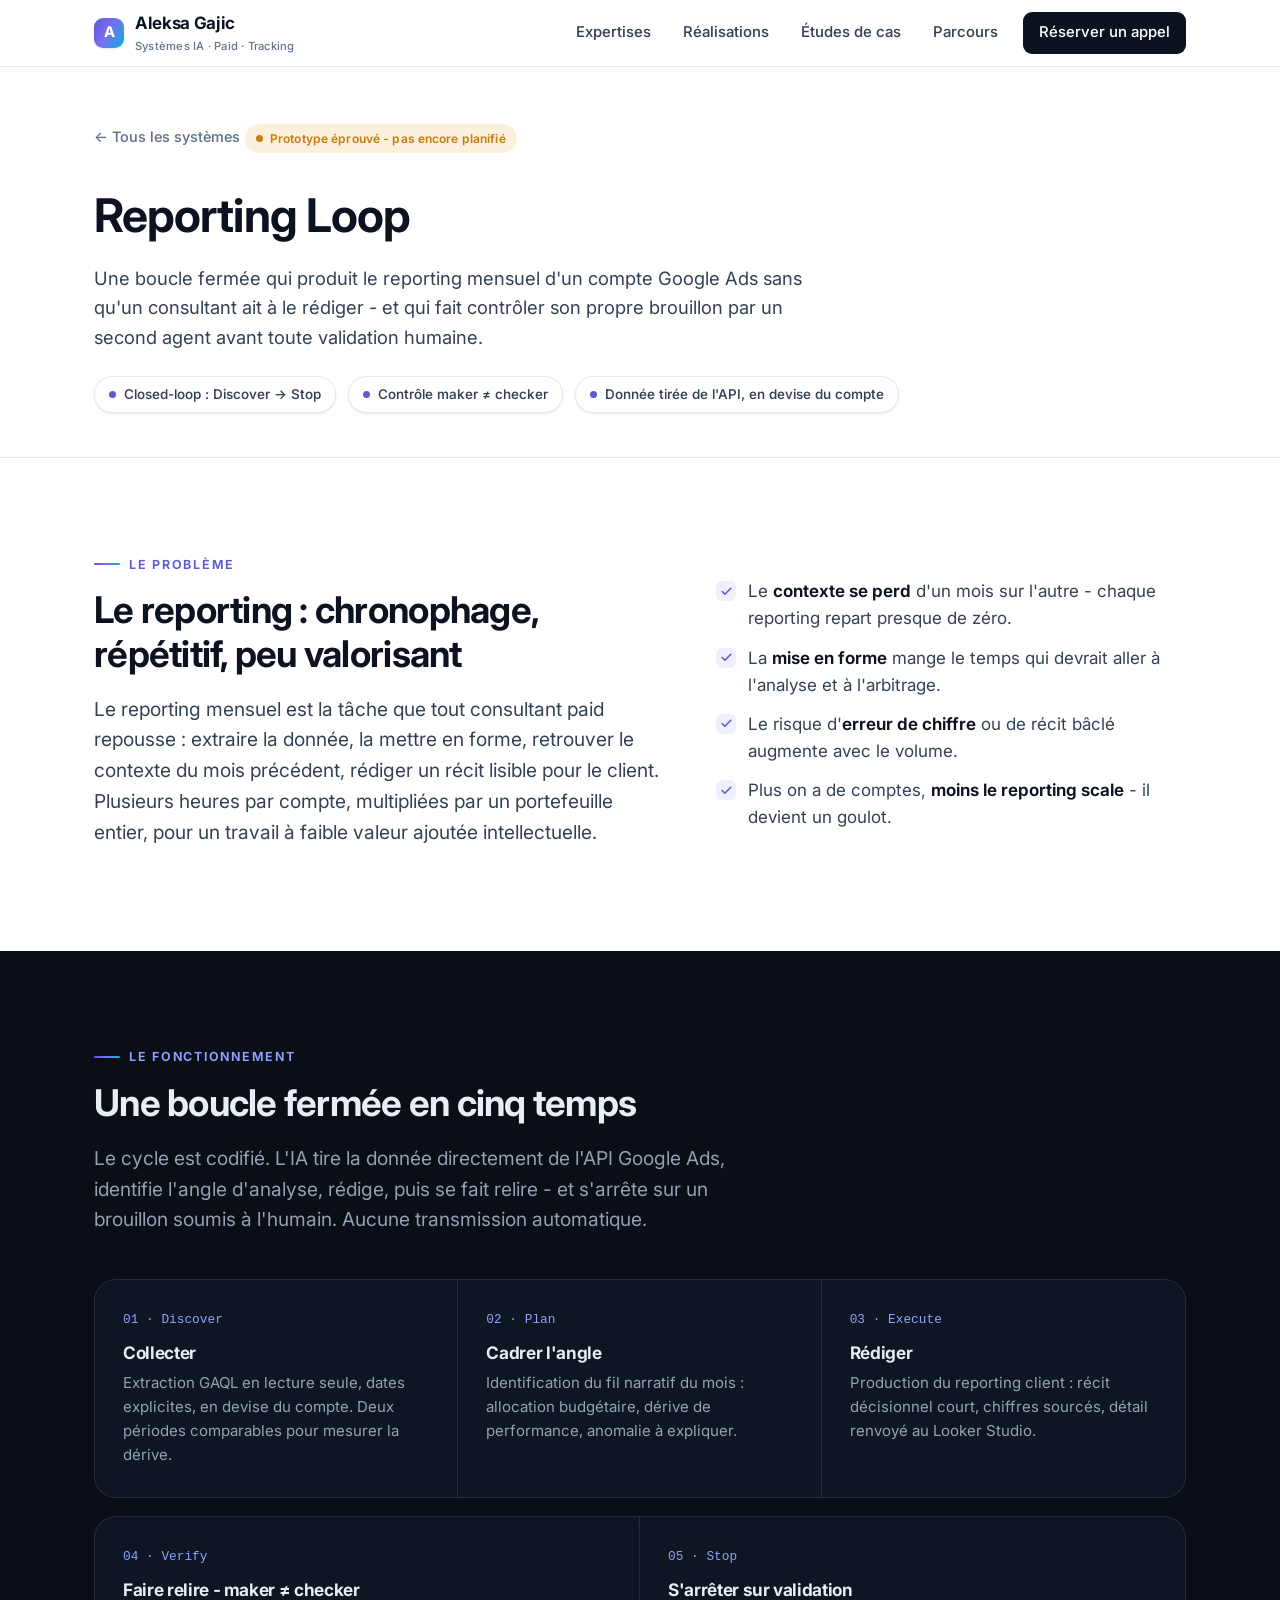
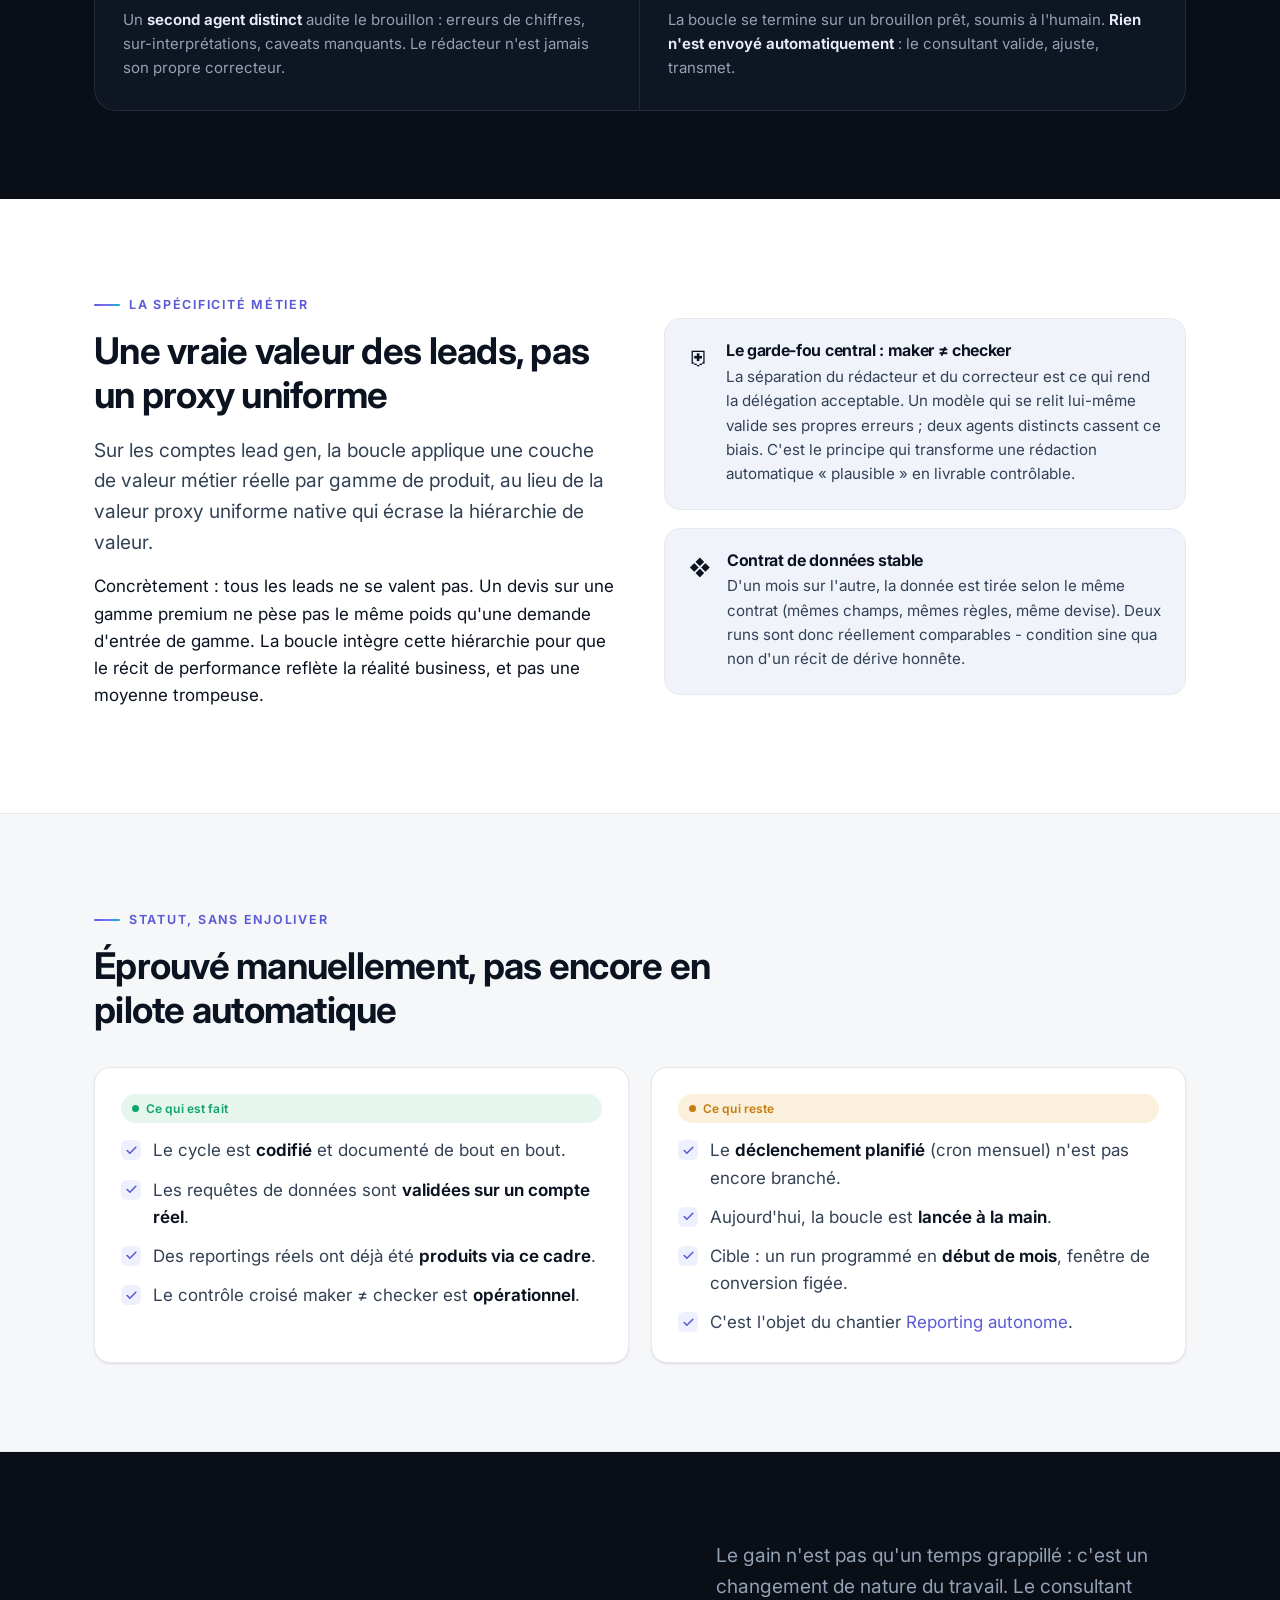
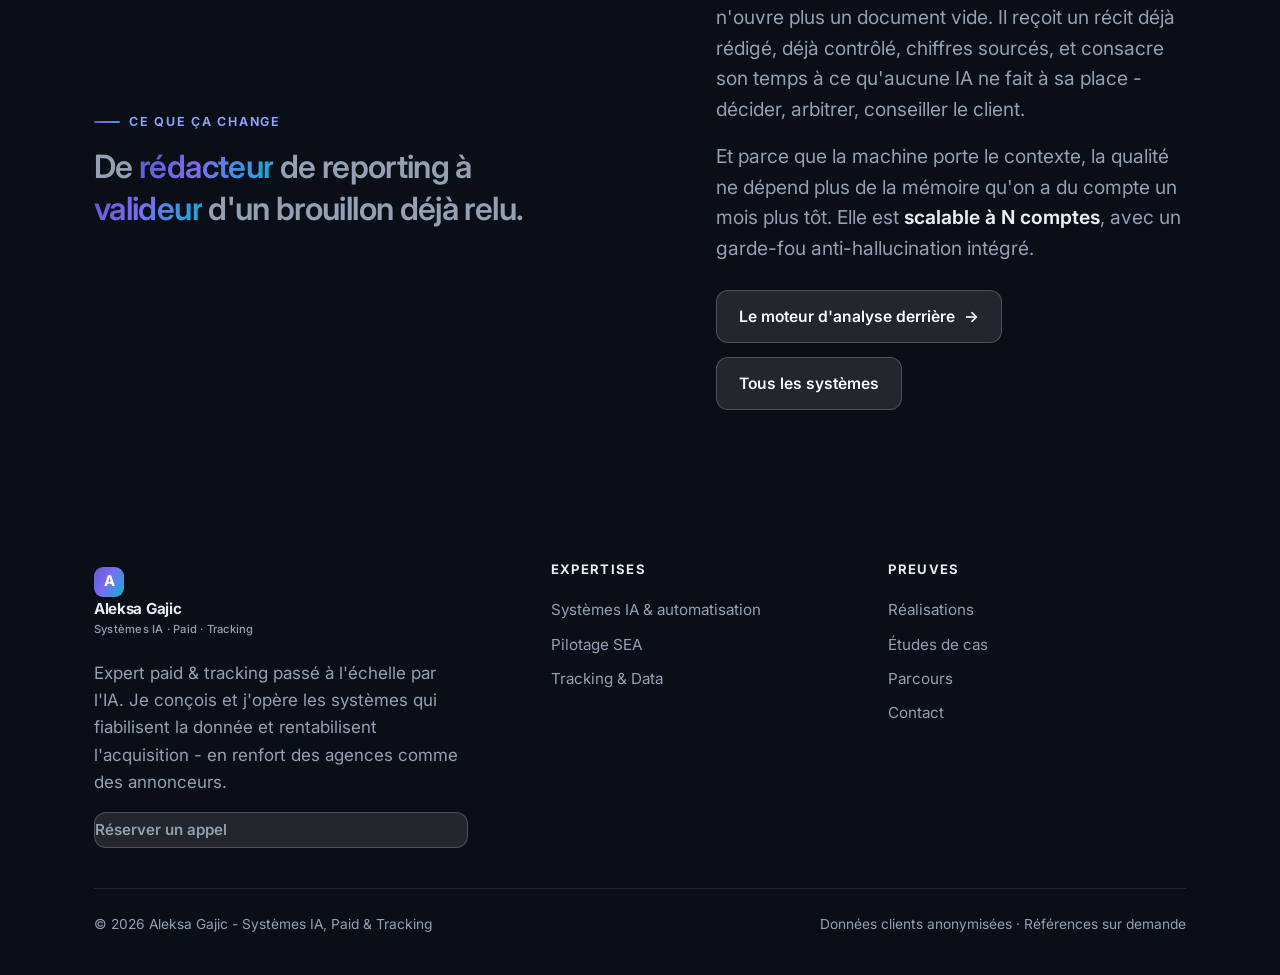
<file: reporting-loop.html>
<!DOCTYPE html>
<html lang="fr">
<head>
  <meta charset="UTF-8" />
  <meta name="viewport" content="width=device-width, initial-scale=1.0" />
  <title>Reporting Loop - Aleksa | Acquisition &amp; Data Analytics</title>
  <meta name="description" content="Une boucle fermée qui produit le reporting mensuel d'un compte Google Ads et le fait relire par un second agent, avant validation humaine." />
  <link rel="preconnect" href="https://fonts.googleapis.com" />
  <link rel="preconnect" href="https://fonts.gstatic.com" crossorigin />
  <link href="https://fonts.googleapis.com/css2?family=Inter:wght@400;500;600;700;800&display=swap" rel="stylesheet" />
  <link rel="stylesheet" href="assets/styles.css" />
</head>
<body>

  <!-- NAV -->
  <header class="nav">
    <div class="wrap nav__inner">
      <a class="brand" href="index.html">
        <span class="brand__mark">A</span>
        <span>Aleksa Gajic<small>Systèmes IA · Paid · Tracking</small></span>
      </a>
      <button class="nav__toggle" aria-label="Menu"><span></span><span></span><span></span></button>
      <nav class="nav__links">
        <a href="index.html#offre">Expertises</a>
        <a href="realisations.html">Réalisations</a>
        <a href="etudes-de-cas.html">Études de cas</a>
        <a href="index.html#parcours">Parcours</a>
        <a class="nav__cta" href="index.html#contact">Réserver un appel</a>
      </nav>
    </div>
  </header>

  <!-- PAGE HEADER -->
  <section class="phead">
    <div class="wrap">
      <a class="back" href="realisations.html">← Tous les systèmes</a>
      <span class="badge badge--proto">Prototype éprouvé - pas encore planifié</span>
      <h1 style="margin-top:18px">Reporting Loop</h1>
      <p class="lead">Une boucle fermée qui produit le reporting mensuel d'un compte Google Ads sans qu'un consultant ait à le rédiger - et qui fait contrôler son propre brouillon par un second agent avant toute validation humaine.</p>
      <div class="phead__meta">
        <span class="pill"><span class="dot"></span> Closed-loop : Discover → Stop</span>
        <span class="pill"><span class="dot"></span> Contrôle maker ≠ checker</span>
        <span class="pill"><span class="dot"></span> Donnée tirée de l'API, en devise du compte</span>
      </div>
    </div>
  </section>

  <!-- LE PROBLEME -->
  <section class="section">
    <div class="wrap split split--wide">
      <div class="reveal">
        <span class="eyebrow">Le problème</span>
        <h2>Le reporting : chronophage, répétitif, peu valorisant</h2>
        <p class="lead">
          Le reporting mensuel est la tâche que tout consultant paid repousse : extraire la donnée,
          la mettre en forme, retrouver le contexte du mois précédent, rédiger un récit lisible pour le client.
          Plusieurs heures par compte, multipliées par un portefeuille entier, pour un travail à faible
          valeur ajoutée intellectuelle.
        </p>
      </div>
      <div class="reveal">
        <ul class="ticks">
          <li>Le <strong>contexte se perd</strong> d'un mois sur l'autre - chaque reporting repart presque de zéro.</li>
          <li>La <strong>mise en forme</strong> mange le temps qui devrait aller à l'analyse et à l'arbitrage.</li>
          <li>Le risque d'<strong>erreur de chiffre</strong> ou de récit bâclé augmente avec le volume.</li>
          <li>Plus on a de comptes, <strong>moins le reporting scale</strong> - il devient un goulot.</li>
        </ul>
      </div>
    </div>
  </section>

  <!-- LE FONCTIONNEMENT (dark) -->
  <section class="dark section">
    <div class="wrap">
      <div class="reveal" style="max-width:60ch">
        <span class="eyebrow">Le fonctionnement</span>
        <h2>Une boucle fermée en cinq temps</h2>
        <p class="lead">Le cycle est codifié. L'IA tire la donnée directement de l'API Google Ads, identifie l'angle d'analyse, rédige, puis se fait relire - et s'arrête sur un brouillon soumis à l'humain. Aucune transmission automatique.</p>
      </div>

      <div class="thread reveal" style="margin-top:44px">
        <div class="thread__step">
          <div class="thread__num">01 · Discover</div>
          <h3>Collecter</h3>
          <p>Extraction GAQL en lecture seule, dates explicites, en devise du compte. Deux périodes comparables pour mesurer la dérive.</p>
        </div>
        <div class="thread__step">
          <div class="thread__num">02 · Plan</div>
          <h3>Cadrer l'angle</h3>
          <p>Identification du fil narratif du mois : allocation budgétaire, dérive de performance, anomalie à expliquer.</p>
        </div>
        <div class="thread__step">
          <div class="thread__num">03 · Execute</div>
          <h3>Rédiger</h3>
          <p>Production du reporting client : récit décisionnel court, chiffres sourcés, détail renvoyé au Looker Studio.</p>
        </div>
      </div>
      <div class="thread reveal" style="margin-top:18px;grid-template-columns:repeat(2,1fr)">
        <div class="thread__step">
          <div class="thread__num">04 · Verify</div>
          <h3>Faire relire - maker ≠ checker</h3>
          <p>Un <strong>second agent distinct</strong> audite le brouillon : erreurs de chiffres, sur-interprétations, caveats manquants. Le rédacteur n'est jamais son propre correcteur.</p>
        </div>
        <div class="thread__step">
          <div class="thread__num">05 · Stop</div>
          <h3>S'arrêter sur validation</h3>
          <p>La boucle se termine sur un brouillon prêt, soumis à l'humain. <strong>Rien n'est envoyé automatiquement</strong> : le consultant valide, ajuste, transmet.</p>
        </div>
      </div>
    </div>
  </section>

  <!-- SPECIFICITE METIER -->
  <section class="section">
    <div class="wrap split">
      <div class="reveal">
        <span class="eyebrow">La spécificité métier</span>
        <h2>Une vraie valeur des leads, pas un proxy uniforme</h2>
        <p class="lead">
          Sur les comptes lead gen, la boucle applique une couche de valeur métier réelle par gamme de
          produit, au lieu de la valeur proxy uniforme native qui écrase la hiérarchie de valeur.
        </p>
        <p>
          Concrètement : tous les leads ne se valent pas. Un devis sur une gamme premium ne pèse pas le
          même poids qu'une demande d'entrée de gamme. La boucle intègre cette hiérarchie pour que le
          récit de performance reflète la réalité business, et pas une moyenne trompeuse.
        </p>
      </div>
      <div class="reveal">
        <div class="callout">
          <span class="callout__icon">⛨</span>
          <div>
            <h4>Le garde-fou central : maker ≠ checker</h4>
            <p>La séparation du rédacteur et du correcteur est ce qui rend la délégation acceptable. Un modèle qui se relit lui-même valide ses propres erreurs ; deux agents distincts cassent ce biais. C'est le principe qui transforme une rédaction automatique « plausible » en livrable contrôlable.</p>
          </div>
        </div>
        <div class="callout" style="margin-top:18px">
          <span class="callout__icon">❖</span>
          <div>
            <h4>Contrat de données stable</h4>
            <p>D'un mois sur l'autre, la donnée est tirée selon le même contrat (mêmes champs, mêmes règles, même devise). Deux runs sont donc réellement comparables - condition sine qua non d'un récit de dérive honnête.</p>
          </div>
        </div>
      </div>
    </div>
  </section>

  <!-- STATUT HONNETE -->
  <section class="section" style="background:var(--bg-soft);border-top:1px solid var(--line);border-bottom:1px solid var(--line)">
    <div class="wrap">
      <div class="reveal" style="max-width:62ch">
        <span class="eyebrow">Statut, sans enjoliver</span>
        <h2>Éprouvé manuellement, pas encore en pilote automatique</h2>
      </div>
      <div class="grid grid--2 reveal" style="margin-top:36px">
        <div class="card">
          <span class="badge badge--prod" style="margin-bottom:14px">Ce qui est fait</span>
          <ul class="ticks">
            <li>Le cycle est <strong>codifié</strong> et documenté de bout en bout.</li>
            <li>Les requêtes de données sont <strong>validées sur un compte réel</strong>.</li>
            <li>Des reportings réels ont déjà été <strong>produits via ce cadre</strong>.</li>
            <li>Le contrôle croisé maker ≠ checker est <strong>opérationnel</strong>.</li>
          </ul>
        </div>
        <div class="card">
          <span class="badge badge--proto" style="margin-bottom:14px">Ce qui reste</span>
          <ul class="ticks">
            <li>Le <strong>déclenchement planifié</strong> (cron mensuel) n'est pas encore branché.</li>
            <li>Aujourd'hui, la boucle est <strong>lancée à la main</strong>.</li>
            <li>Cible : un run programmé en <strong>début de mois</strong>, fenêtre de conversion figée.</li>
            <li>C'est l'objet du chantier <a href="vision-rd.html#autopilot" style="color:var(--accent)">Reporting autonome</a>.</li>
          </ul>
        </div>
      </div>
    </div>
  </section>

  <!-- CE QUE CA CHANGE -->
  <section class="dark section">
    <div class="wrap split split--wide">
      <div class="reveal">
        <span class="eyebrow">Ce que ça change</span>
        <p class="quote">De <span class="grad">rédacteur</span> de reporting à <span class="grad">valideur</span> d'un brouillon déjà relu.</p>
      </div>
      <div class="reveal">
        <p class="lead">
          Le gain n'est pas qu'un temps grappillé : c'est un changement de nature du travail. Le consultant
          n'ouvre plus un document vide. Il reçoit un récit déjà rédigé, déjà contrôlé, chiffres sourcés, et
          consacre son temps à ce qu'aucune IA ne fait à sa place - décider, arbitrer, conseiller le client.
        </p>
        <p class="lead">
          Et parce que la machine porte le contexte, la qualité ne dépend plus de la mémoire qu'on a du
          compte un mois plus tôt. Elle est <strong>scalable à N comptes</strong>, avec un garde-fou
          anti-hallucination intégré.
        </p>
        <div class="btn-row" style="margin-top:26px">
          <a class="btn btn--light" href="audit-engine.html">Le moteur d'analyse derrière <span class="arrow">→</span></a>
          <a class="btn btn--light" href="realisations.html">Tous les systèmes</a>
        </div>
      </div>
    </div>
  </section>

  <!-- FOOTER -->
  <footer class="footer">
    <div class="wrap">
      <div class="footer__grid">
        <div class="footer__brand">
          <a class="brand" href="index.html" style="color:var(--d-ink);margin-bottom:16px">
            <span class="brand__mark">A</span>
            <span>Aleksa Gajic<small style="color:var(--d-muted)">Systèmes IA · Paid · Tracking</small></span>
          </a>
          <p>Expert paid &amp; tracking passé à l'échelle par l'IA. Je conçois et j'opère les systèmes qui fiabilisent la donnée et rentabilisent l'acquisition - en renfort des agences comme des annonceurs.</p>
          <a class="btn btn--light" href="index.html#contact" style="margin-top:14px">Réserver un appel</a>
        </div>
        <div>
          <h4>Expertises</h4>
          <a href="ia.html">Systèmes IA &amp; automatisation</a>
          <a href="paid.html">Pilotage SEA</a>
          <a href="tracking.html">Tracking &amp; Data</a>
        </div>
        <div>
          <h4>Preuves</h4>
          <a href="realisations.html">Réalisations</a>
          <a href="etudes-de-cas.html">Études de cas</a>
          <a href="index.html#parcours">Parcours</a>
          <a href="index.html#contact">Contact</a>
        </div>
      </div>
      <div class="footer__bottom">
        <span>© 2026 Aleksa Gajic - Systèmes IA, Paid &amp; Tracking</span>
        <span>Données clients anonymisées · Références sur demande</span>
      </div>
    </div>
  </footer>

  <script src="assets/app.js"></script>
</body>
</html>
</file>
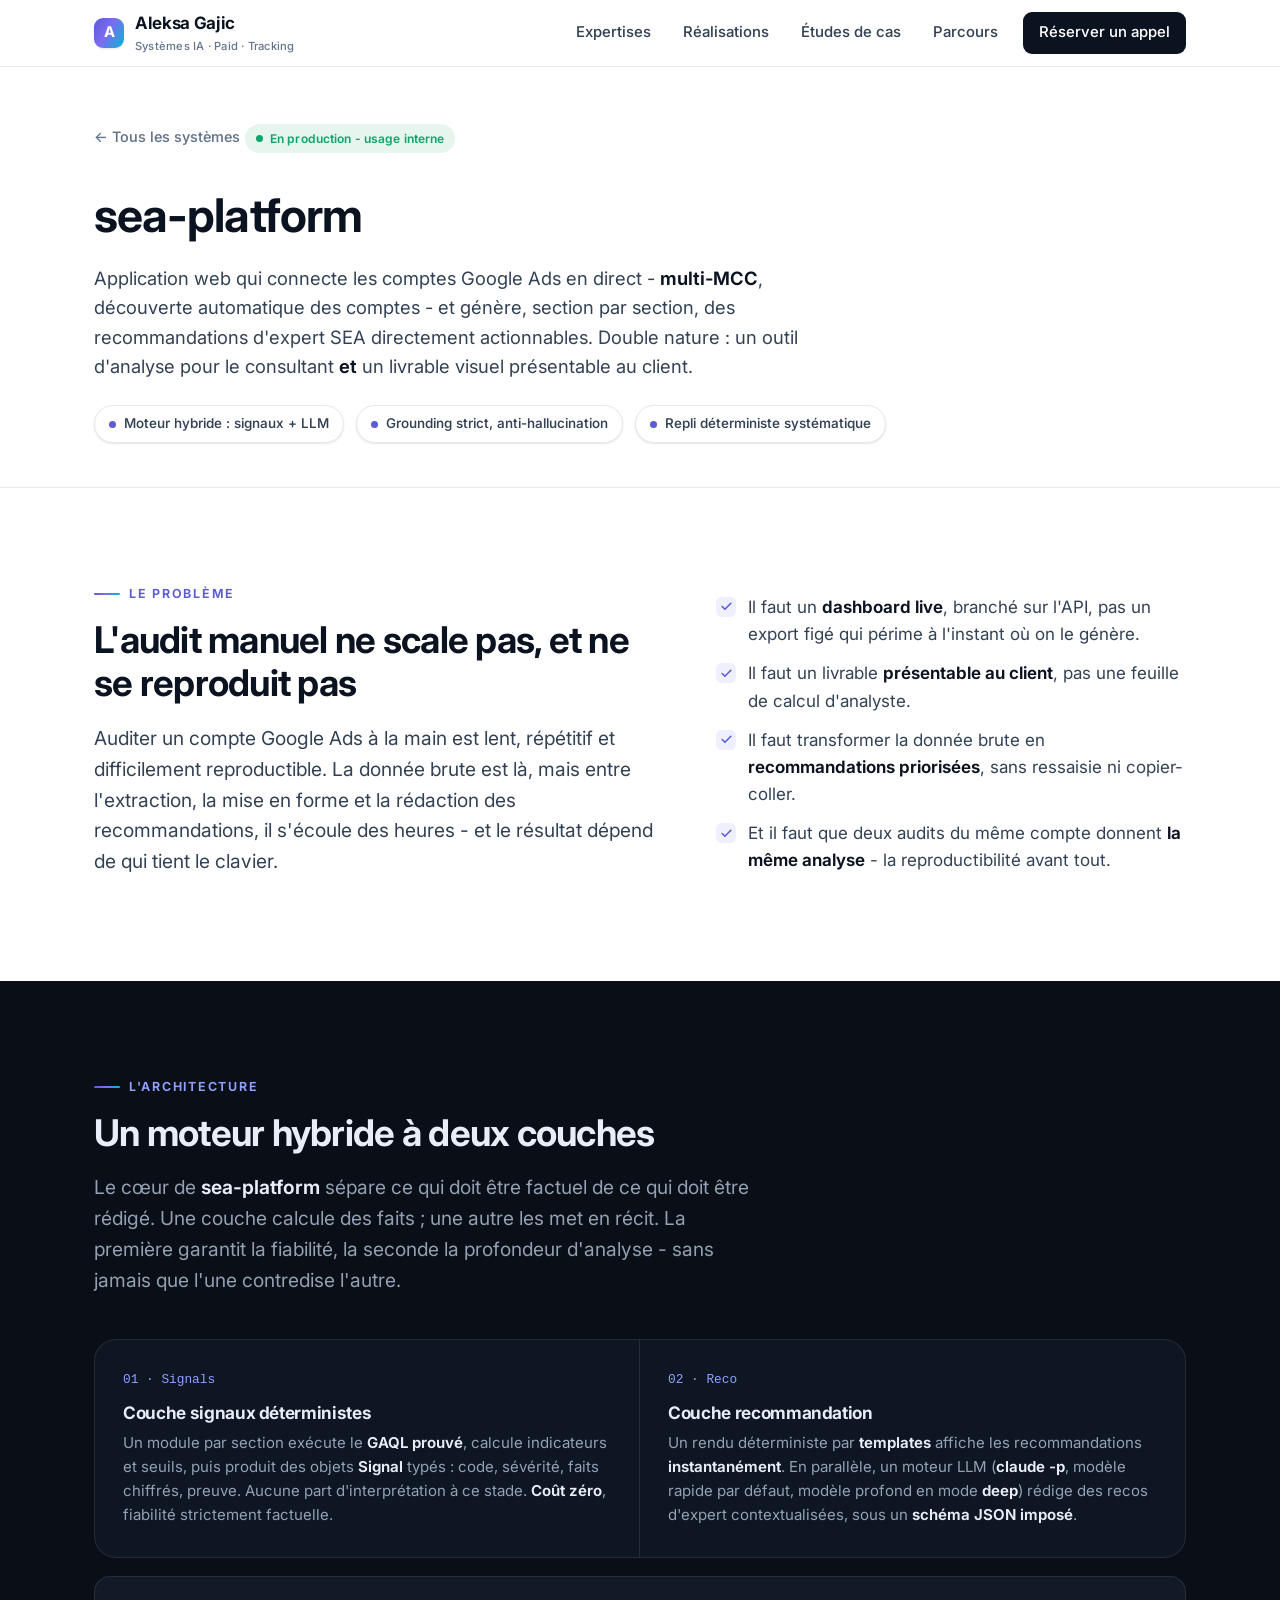
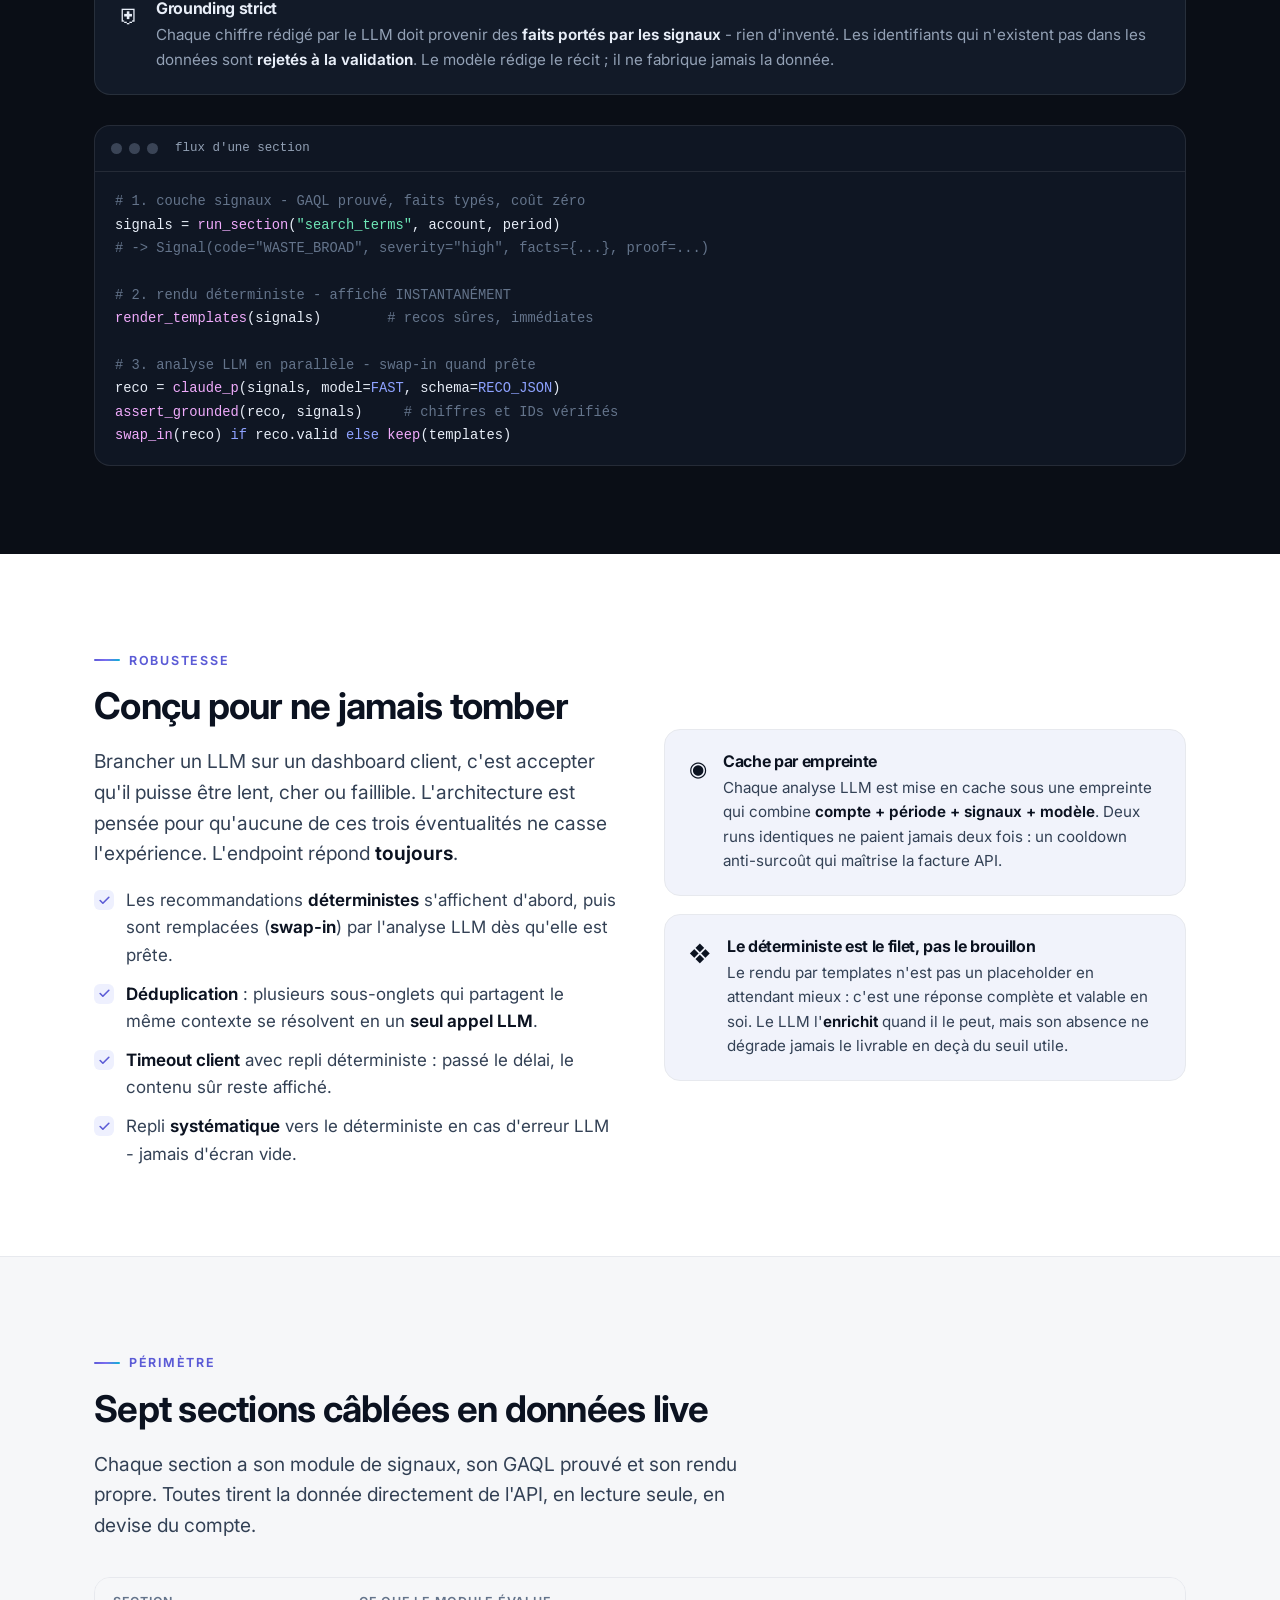
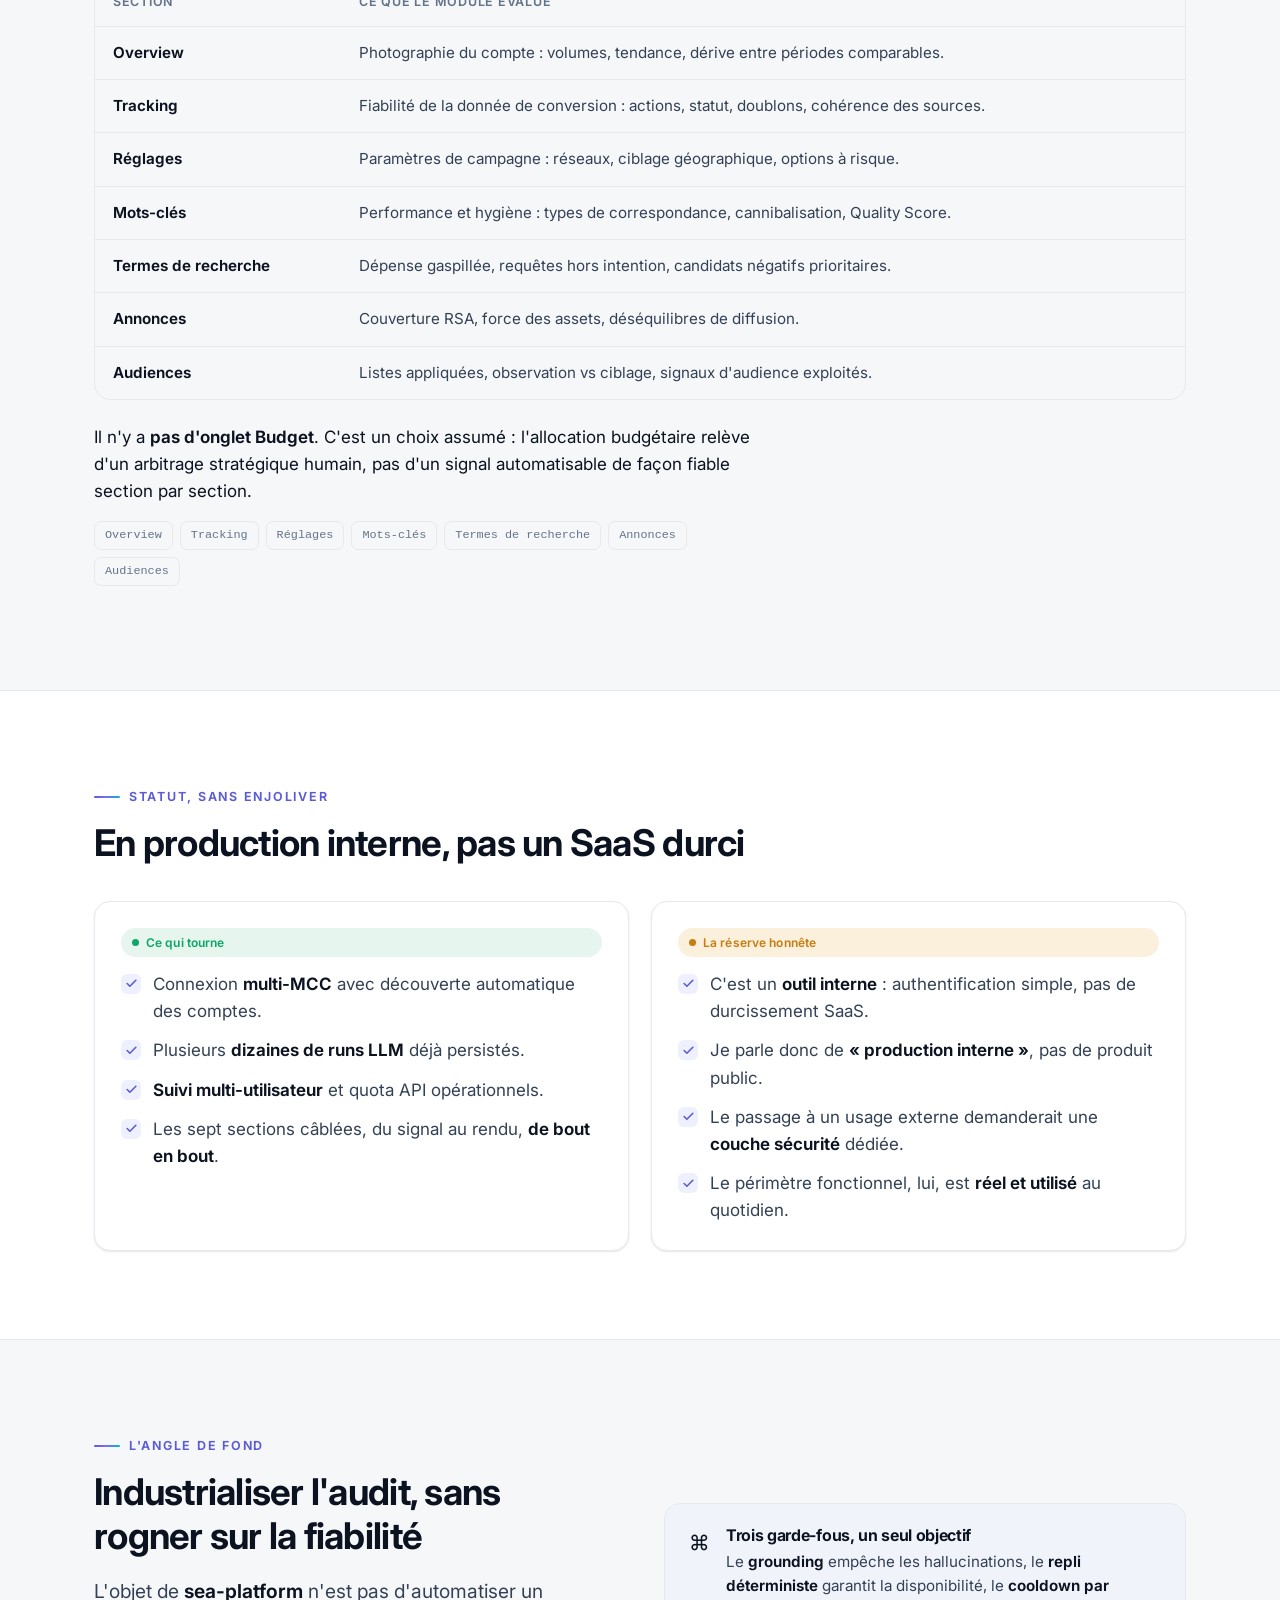
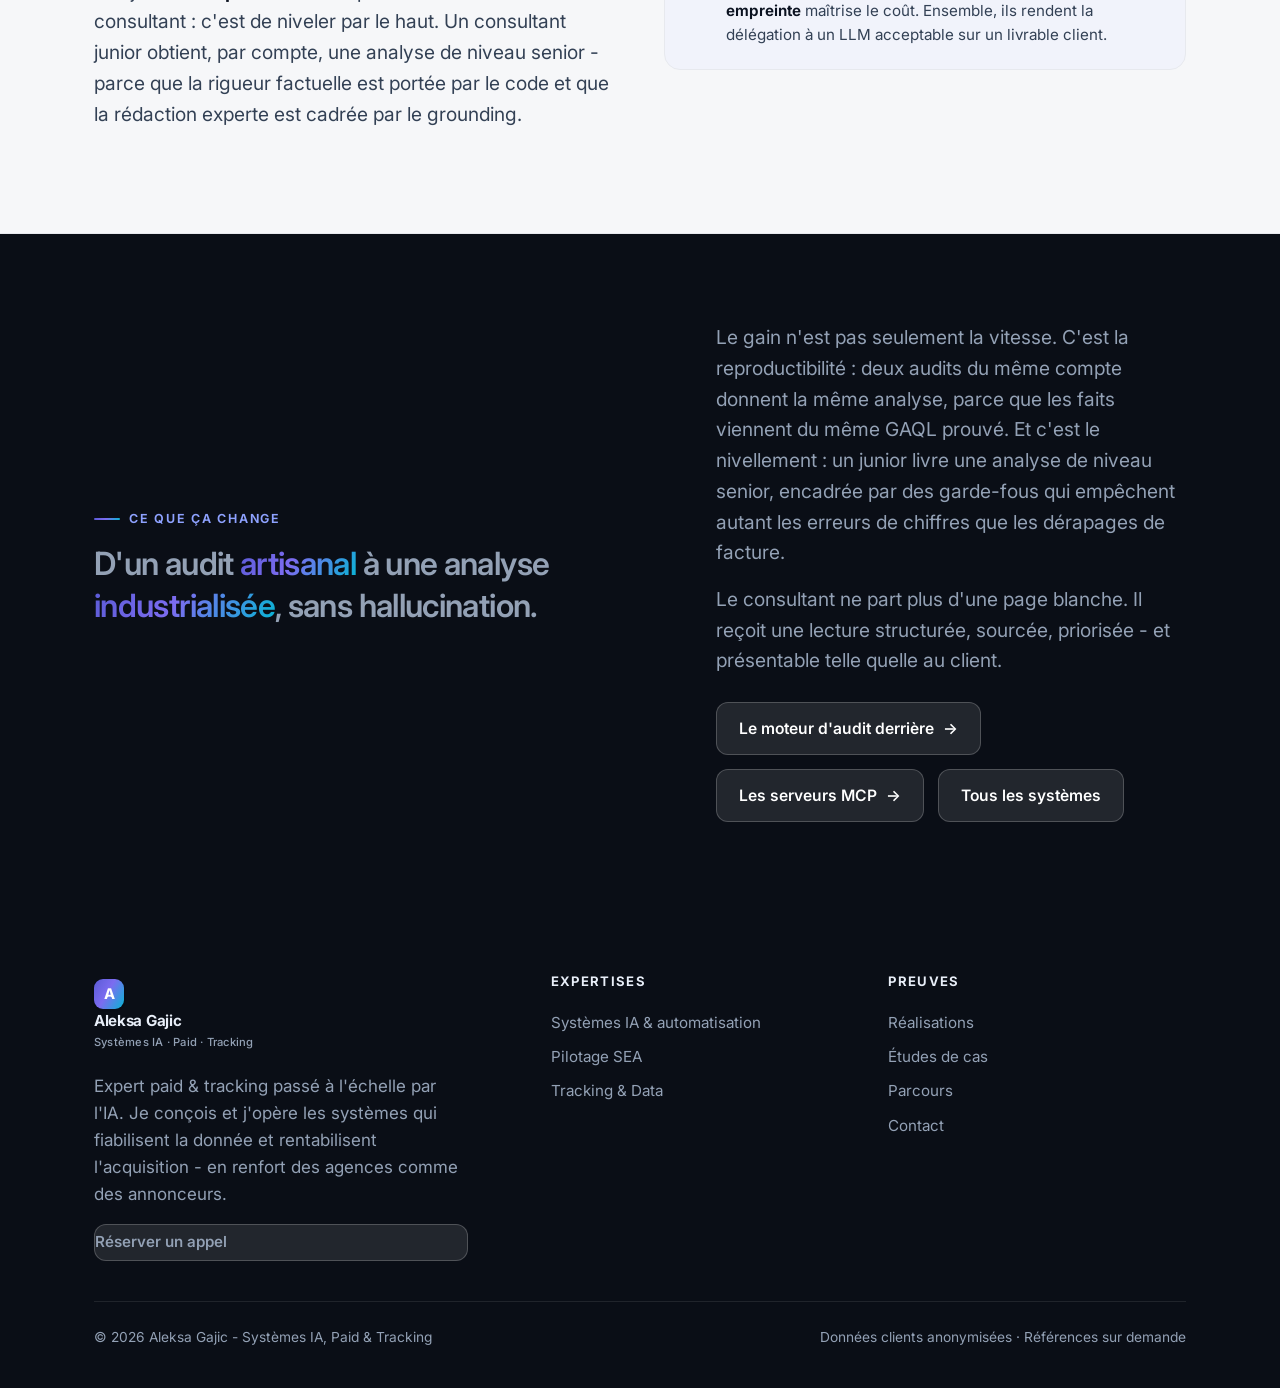
<file: sea-platform.html>
<!DOCTYPE html>
<html lang="fr">
<head>
  <meta charset="UTF-8" />
  <meta name="viewport" content="width=device-width, initial-scale=1.0" />
  <title>sea-platform - Aleksa | Acquisition &amp; Data Analytics</title>
  <meta name="description" content="Application web qui connecte les comptes Google Ads en direct et génère, section par section, des recommandations d'expert SEA actionnables. Moteur hybride signaux déterministes + LLM." />
  <link rel="preconnect" href="https://fonts.googleapis.com" />
  <link rel="preconnect" href="https://fonts.gstatic.com" crossorigin />
  <link href="https://fonts.googleapis.com/css2?family=Inter:wght@400;500;600;700;800&display=swap" rel="stylesheet" />
  <link rel="stylesheet" href="assets/styles.css" />
</head>
<body>

  <!-- NAV -->
  <header class="nav">
    <div class="wrap nav__inner">
      <a class="brand" href="index.html">
        <span class="brand__mark">A</span>
        <span>Aleksa Gajic<small>Systèmes IA · Paid · Tracking</small></span>
      </a>
      <button class="nav__toggle" aria-label="Menu"><span></span><span></span><span></span></button>
      <nav class="nav__links">
        <a href="index.html#offre">Expertises</a>
        <a href="realisations.html">Réalisations</a>
        <a href="etudes-de-cas.html">Études de cas</a>
        <a href="index.html#parcours">Parcours</a>
        <a class="nav__cta" href="index.html#contact">Réserver un appel</a>
      </nav>
    </div>
  </header>

  <!-- PAGE HEADER -->
  <section class="phead">
    <div class="wrap">
      <a class="back" href="realisations.html">← Tous les systèmes</a>
      <span class="badge badge--prod">En production - usage interne</span>
      <h1 style="margin-top:18px">sea-platform</h1>
      <p class="lead">Application web qui connecte les comptes Google Ads en direct - <strong>multi-MCC</strong>, découverte automatique des comptes - et génère, section par section, des recommandations d'expert SEA directement actionnables. Double nature : un outil d'analyse pour le consultant <strong>et</strong> un livrable visuel présentable au client.</p>
      <div class="phead__meta">
        <span class="pill"><span class="dot"></span> Moteur hybride : signaux + LLM</span>
        <span class="pill"><span class="dot"></span> Grounding strict, anti-hallucination</span>
        <span class="pill"><span class="dot"></span> Repli déterministe systématique</span>
      </div>
    </div>
  </section>

  <!-- LE PROBLEME -->
  <section class="section">
    <div class="wrap split split--wide">
      <div class="reveal">
        <span class="eyebrow">Le problème</span>
        <h2>L'audit manuel ne scale pas, et ne se reproduit pas</h2>
        <p class="lead">
          Auditer un compte Google Ads à la main est lent, répétitif et difficilement reproductible.
          La donnée brute est là, mais entre l'extraction, la mise en forme et la rédaction des
          recommandations, il s'écoule des heures - et le résultat dépend de qui tient le clavier.
        </p>
      </div>
      <div class="reveal">
        <ul class="ticks">
          <li>Il faut un <strong>dashboard live</strong>, branché sur l'API, pas un export figé qui périme à l'instant où on le génère.</li>
          <li>Il faut un livrable <strong>présentable au client</strong>, pas une feuille de calcul d'analyste.</li>
          <li>Il faut transformer la donnée brute en <strong>recommandations priorisées</strong>, sans ressaisie ni copier-coller.</li>
          <li>Et il faut que deux audits du même compte donnent <strong>la même analyse</strong> - la reproductibilité avant tout.</li>
        </ul>
      </div>
    </div>
  </section>

  <!-- L'ARCHITECTURE (dark) -->
  <section class="dark section">
    <div class="wrap">
      <div class="reveal" style="max-width:60ch">
        <span class="eyebrow">L'architecture</span>
        <h2>Un moteur hybride à deux couches</h2>
        <p class="lead">Le cœur de <strong>sea-platform</strong> sépare ce qui doit être factuel de ce qui doit être rédigé. Une couche calcule des faits ; une autre les met en récit. La première garantit la fiabilité, la seconde la profondeur d'analyse - sans jamais que l'une contredise l'autre.</p>
      </div>

      <div class="thread reveal" style="margin-top:44px;grid-template-columns:repeat(2,1fr)">
        <div class="thread__step">
          <div class="thread__num">01 · Signals</div>
          <h3>Couche signaux déterministes</h3>
          <p>Un module par section exécute le <strong>GAQL prouvé</strong>, calcule indicateurs et seuils, puis produit des objets <strong>Signal</strong> typés : code, sévérité, faits chiffrés, preuve. Aucune part d'interprétation à ce stade. <strong>Coût zéro</strong>, fiabilité strictement factuelle.</p>
        </div>
        <div class="thread__step">
          <div class="thread__num">02 · Reco</div>
          <h3>Couche recommandation</h3>
          <p>Un rendu déterministe par <strong>templates</strong> affiche les recommandations <strong>instantanément</strong>. En parallèle, un moteur LLM (<strong>claude -p</strong>, modèle rapide par défaut, modèle profond en mode <strong>deep</strong>) rédige des recos d'expert contextualisées, sous un <strong>schéma JSON imposé</strong>.</p>
        </div>
      </div>

      <div class="callout reveal" style="margin-top:18px">
        <span class="callout__icon">⛨</span>
        <div>
          <h4>Grounding strict</h4>
          <p>Chaque chiffre rédigé par le LLM doit provenir des <strong>faits portés par les signaux</strong> - rien d'inventé. Les identifiants qui n'existent pas dans les données sont <strong>rejetés à la validation</strong>. Le modèle rédige le récit ; il ne fabrique jamais la donnée.</p>
        </div>
      </div>

      <div class="code reveal" style="margin-top:30px">
        <div class="code__bar"><i></i><i></i><i></i><span>flux d'une section</span></div>
        <pre><span class="c-com"># 1. couche signaux - GAQL prouvé, faits typés, coût zéro</span>
signals = <span class="c-fn">run_section</span>(<span class="c-str">"search_terms"</span>, account, period)
<span class="c-com"># -> Signal(code="WASTE_BROAD", severity="high", facts={...}, proof=...)</span>

<span class="c-com"># 2. rendu déterministe - affiché INSTANTANÉMENT</span>
<span class="c-fn">render_templates</span>(signals)        <span class="c-com"># recos sûres, immédiates</span>

<span class="c-com"># 3. analyse LLM en parallèle - swap-in quand prête</span>
reco = <span class="c-fn">claude_p</span>(signals, model=<span class="c-key">FAST</span>, schema=<span class="c-key">RECO_JSON</span>)
<span class="c-fn">assert_grounded</span>(reco, signals)     <span class="c-com"># chiffres et IDs vérifiés</span>
<span class="c-fn">swap_in</span>(reco) <span class="c-key">if</span> reco.valid <span class="c-key">else</span> <span class="c-fn">keep</span>(templates)</pre>
      </div>
    </div>
  </section>

  <!-- CONÇU POUR NE JAMAIS TOMBER -->
  <section class="section">
    <div class="wrap split">
      <div class="reveal">
        <span class="eyebrow">Robustesse</span>
        <h2>Conçu pour ne jamais tomber</h2>
        <p class="lead">
          Brancher un LLM sur un dashboard client, c'est accepter qu'il puisse être lent, cher
          ou faillible. L'architecture est pensée pour qu'aucune de ces trois éventualités ne
          casse l'expérience. L'endpoint répond <strong>toujours</strong>.
        </p>
        <ul class="ticks" style="margin-top:18px">
          <li>Les recommandations <strong>déterministes</strong> s'affichent d'abord, puis sont remplacées (<strong>swap-in</strong>) par l'analyse LLM dès qu'elle est prête.</li>
          <li><strong>Déduplication</strong> : plusieurs sous-onglets qui partagent le même contexte se résolvent en un <strong>seul appel LLM</strong>.</li>
          <li><strong>Timeout client</strong> avec repli déterministe : passé le délai, le contenu sûr reste affiché.</li>
          <li>Repli <strong>systématique</strong> vers le déterministe en cas d'erreur LLM - jamais d'écran vide.</li>
        </ul>
      </div>
      <div class="reveal">
        <div class="callout">
          <span class="callout__icon">◉</span>
          <div>
            <h4>Cache par empreinte</h4>
            <p>Chaque analyse LLM est mise en cache sous une empreinte qui combine <strong>compte + période + signaux + modèle</strong>. Deux runs identiques ne paient jamais deux fois : un cooldown anti-surcoût qui maîtrise la facture API.</p>
          </div>
        </div>
        <div class="callout" style="margin-top:18px">
          <span class="callout__icon">❖</span>
          <div>
            <h4>Le déterministe est le filet, pas le brouillon</h4>
            <p>Le rendu par templates n'est pas un placeholder en attendant mieux : c'est une réponse complète et valable en soi. Le LLM l'<strong>enrichit</strong> quand il le peut, mais son absence ne dégrade jamais le livrable en deçà du seuil utile.</p>
          </div>
        </div>
      </div>
    </div>
  </section>

  <!-- LES 7 SECTIONS -->
  <section class="section" style="background:var(--bg-soft);border-top:1px solid var(--line);border-bottom:1px solid var(--line)">
    <div class="wrap">
      <div class="reveal" style="max-width:62ch">
        <span class="eyebrow">Périmètre</span>
        <h2>Sept sections câblées en données live</h2>
        <p class="lead">Chaque section a son module de signaux, son GAQL prouvé et son rendu propre. Toutes tirent la donnée directement de l'API, en lecture seule, en devise du compte.</p>
      </div>
      <div class="table-wrap reveal" style="margin-top:36px">
        <table>
          <thead>
            <tr>
              <th>Section</th>
              <th>Ce que le module évalue</th>
            </tr>
          </thead>
          <tbody>
            <tr>
              <td><strong>Overview</strong></td>
              <td>Photographie du compte : volumes, tendance, dérive entre périodes comparables.</td>
            </tr>
            <tr>
              <td><strong>Tracking</strong></td>
              <td>Fiabilité de la donnée de conversion : actions, statut, doublons, cohérence des sources.</td>
            </tr>
            <tr>
              <td><strong>Réglages</strong></td>
              <td>Paramètres de campagne : réseaux, ciblage géographique, options à risque.</td>
            </tr>
            <tr>
              <td><strong>Mots-clés</strong></td>
              <td>Performance et hygiène : types de correspondance, cannibalisation, Quality Score.</td>
            </tr>
            <tr>
              <td><strong>Termes de recherche</strong></td>
              <td>Dépense gaspillée, requêtes hors intention, candidats négatifs prioritaires.</td>
            </tr>
            <tr>
              <td><strong>Annonces</strong></td>
              <td>Couverture RSA, force des assets, déséquilibres de diffusion.</td>
            </tr>
            <tr>
              <td><strong>Audiences</strong></td>
              <td>Listes appliquées, observation vs ciblage, signaux d'audience exploités.</td>
            </tr>
          </tbody>
        </table>
      </div>
      <div class="reveal" style="margin-top:24px;max-width:60ch">
        <p>Il n'y a <strong>pas d'onglet Budget</strong>. C'est un choix assumé : l'allocation budgétaire relève d'un arbitrage stratégique humain, pas d'un signal automatisable de façon fiable section par section.</p>
        <div class="card__tags" style="margin-top:14px">
          <span class="tag">Overview</span>
          <span class="tag">Tracking</span>
          <span class="tag">Réglages</span>
          <span class="tag">Mots-clés</span>
          <span class="tag">Termes de recherche</span>
          <span class="tag">Annonces</span>
          <span class="tag">Audiences</span>
        </div>
      </div>
    </div>
  </section>

  <!-- STATUT HONNETE -->
  <section class="section">
    <div class="wrap">
      <div class="reveal" style="max-width:62ch">
        <span class="eyebrow">Statut, sans enjoliver</span>
        <h2>En production interne, pas un SaaS durci</h2>
      </div>
      <div class="grid grid--2 reveal" style="margin-top:36px">
        <div class="card">
          <span class="badge badge--prod" style="margin-bottom:14px">Ce qui tourne</span>
          <ul class="ticks">
            <li>Connexion <strong>multi-MCC</strong> avec découverte automatique des comptes.</li>
            <li>Plusieurs <strong>dizaines de runs LLM</strong> déjà persistés.</li>
            <li><strong>Suivi multi-utilisateur</strong> et quota API opérationnels.</li>
            <li>Les sept sections câblées, du signal au rendu, <strong>de bout en bout</strong>.</li>
          </ul>
        </div>
        <div class="card">
          <span class="badge badge--proto" style="margin-bottom:14px">La réserve honnête</span>
          <ul class="ticks">
            <li>C'est un <strong>outil interne</strong> : authentification simple, pas de durcissement SaaS.</li>
            <li>Je parle donc de <strong>« production interne »</strong>, pas de produit public.</li>
            <li>Le passage à un usage externe demanderait une <strong>couche sécurité</strong> dédiée.</li>
            <li>Le périmètre fonctionnel, lui, est <strong>réel et utilisé</strong> au quotidien.</li>
          </ul>
        </div>
      </div>
    </div>
  </section>

  <!-- L'ANGLE DE FOND -->
  <section class="section" style="background:var(--bg-soft);border-top:1px solid var(--line);border-bottom:1px solid var(--line)">
    <div class="wrap split">
      <div class="reveal">
        <span class="eyebrow">L'angle de fond</span>
        <h2>Industrialiser l'audit, sans rogner sur la fiabilité</h2>
        <p class="lead">
          L'objet de <strong>sea-platform</strong> n'est pas d'automatiser un consultant : c'est de
          niveler par le haut. Un consultant junior obtient, par compte, une analyse de niveau senior -
          parce que la rigueur factuelle est portée par le code et que la rédaction experte est cadrée
          par le grounding.
        </p>
      </div>
      <div class="reveal">
        <div class="callout">
          <span class="callout__icon">⌘</span>
          <div>
            <h4>Trois garde-fous, un seul objectif</h4>
            <p>Le <strong>grounding</strong> empêche les hallucinations, le <strong>repli déterministe</strong> garantit la disponibilité, le <strong>cooldown par empreinte</strong> maîtrise le coût. Ensemble, ils rendent la délégation à un LLM acceptable sur un livrable client.</p>
          </div>
        </div>
      </div>
    </div>
  </section>

  <!-- CE QUE CA CHANGE -->
  <section class="dark section">
    <div class="wrap split split--wide">
      <div class="reveal">
        <span class="eyebrow">Ce que ça change</span>
        <p class="quote">D'un audit <span class="grad">artisanal</span> à une analyse <span class="grad">industrialisée</span>, sans hallucination.</p>
      </div>
      <div class="reveal">
        <p class="lead">
          Le gain n'est pas seulement la vitesse. C'est la reproductibilité : deux audits du même
          compte donnent la même analyse, parce que les faits viennent du même GAQL prouvé. Et c'est
          le nivellement : un junior livre une analyse de niveau senior, encadrée par des garde-fous
          qui empêchent autant les erreurs de chiffres que les dérapages de facture.
        </p>
        <p class="lead">
          Le consultant ne part plus d'une page blanche. Il reçoit une lecture structurée, sourcée,
          priorisée - et présentable telle quelle au client.
        </p>
        <div class="btn-row" style="margin-top:26px">
          <a class="btn btn--light" href="audit-engine.html">Le moteur d'audit derrière <span class="arrow">→</span></a>
          <a class="btn btn--light" href="mcp-servers.html">Les serveurs MCP <span class="arrow">→</span></a>
          <a class="btn btn--light" href="realisations.html">Tous les systèmes</a>
        </div>
      </div>
    </div>
  </section>

  <!-- FOOTER -->
  <footer class="footer">
    <div class="wrap">
      <div class="footer__grid">
        <div class="footer__brand">
          <a class="brand" href="index.html" style="color:var(--d-ink);margin-bottom:16px">
            <span class="brand__mark">A</span>
            <span>Aleksa Gajic<small style="color:var(--d-muted)">Systèmes IA · Paid · Tracking</small></span>
          </a>
          <p>Expert paid &amp; tracking passé à l'échelle par l'IA. Je conçois et j'opère les systèmes qui fiabilisent la donnée et rentabilisent l'acquisition - en renfort des agences comme des annonceurs.</p>
          <a class="btn btn--light" href="index.html#contact" style="margin-top:14px">Réserver un appel</a>
        </div>
        <div>
          <h4>Expertises</h4>
          <a href="ia.html">Systèmes IA &amp; automatisation</a>
          <a href="paid.html">Pilotage SEA</a>
          <a href="tracking.html">Tracking &amp; Data</a>
        </div>
        <div>
          <h4>Preuves</h4>
          <a href="realisations.html">Réalisations</a>
          <a href="etudes-de-cas.html">Études de cas</a>
          <a href="index.html#parcours">Parcours</a>
          <a href="index.html#contact">Contact</a>
        </div>
      </div>
      <div class="footer__bottom">
        <span>© 2026 Aleksa Gajic - Systèmes IA, Paid &amp; Tracking</span>
        <span>Données clients anonymisées · Références sur demande</span>
      </div>
    </div>
  </footer>

  <script src="assets/app.js"></script>
</body>
</html>
</file>
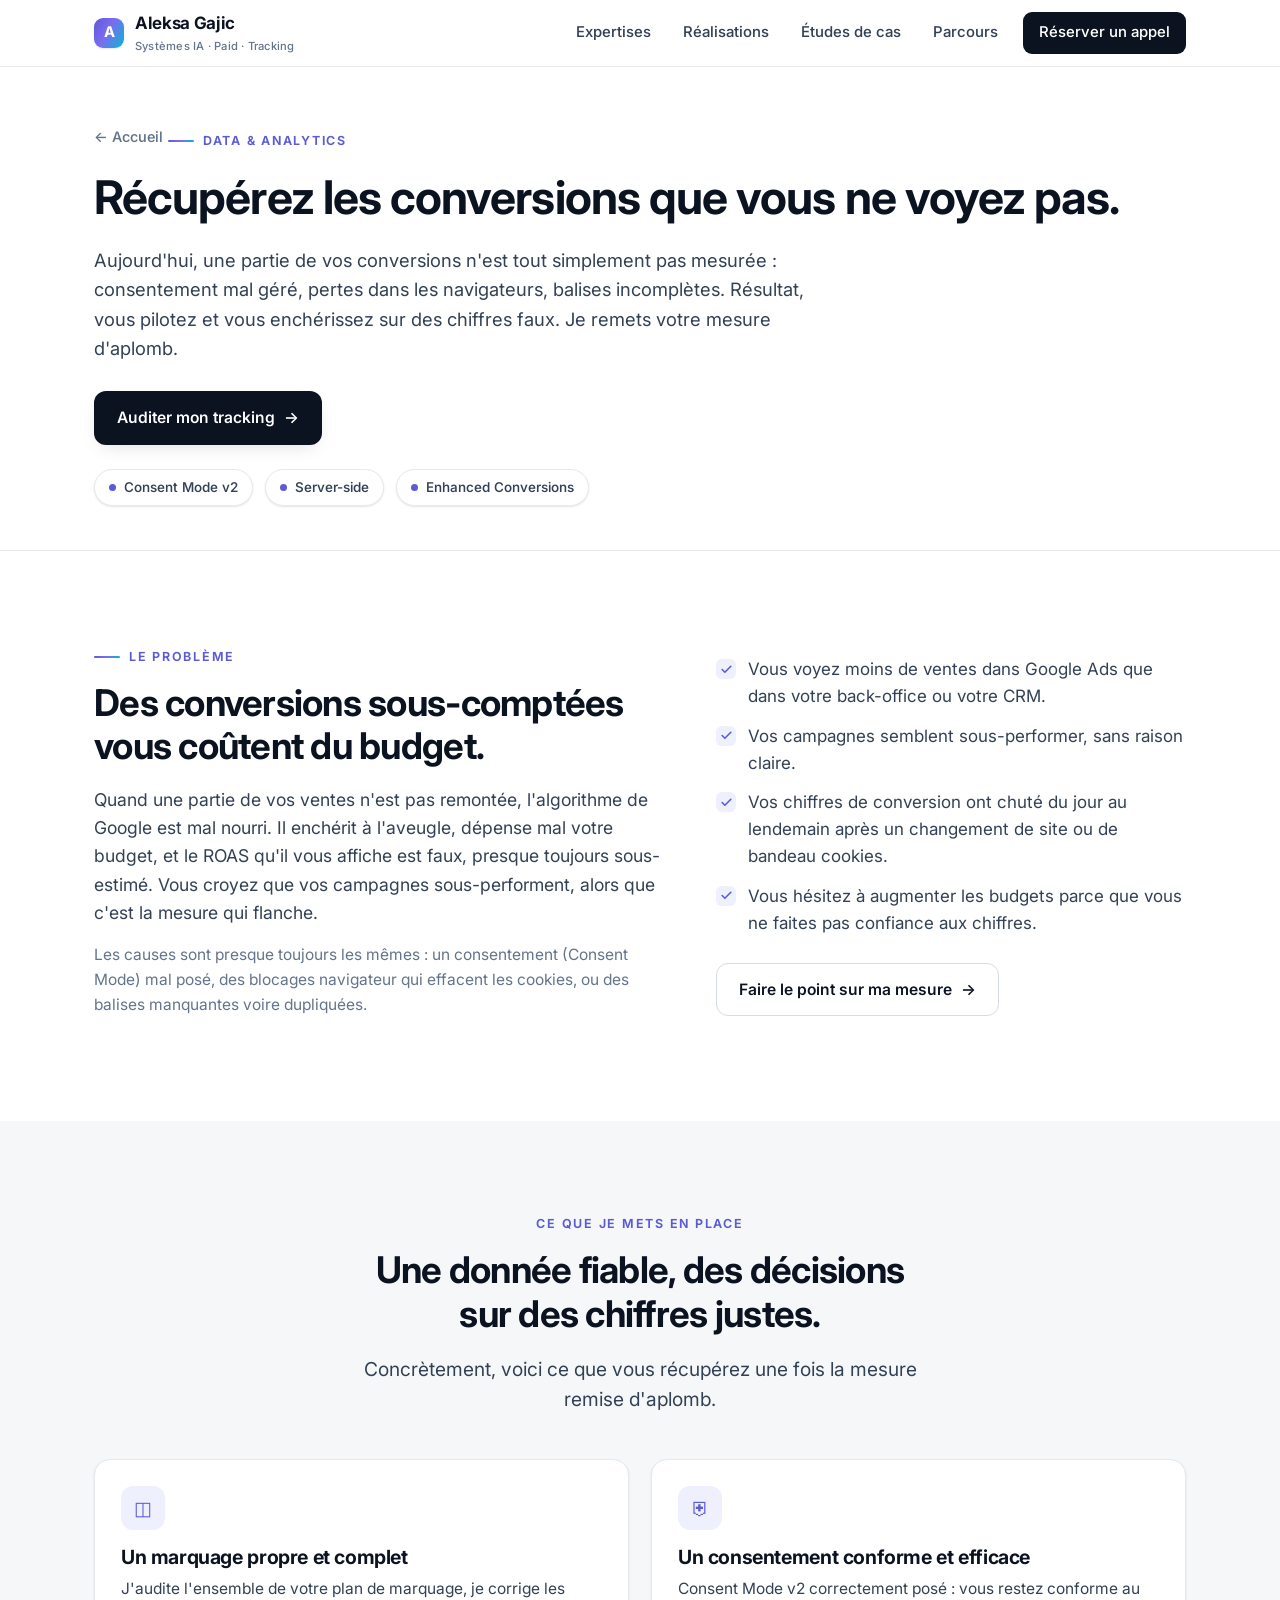
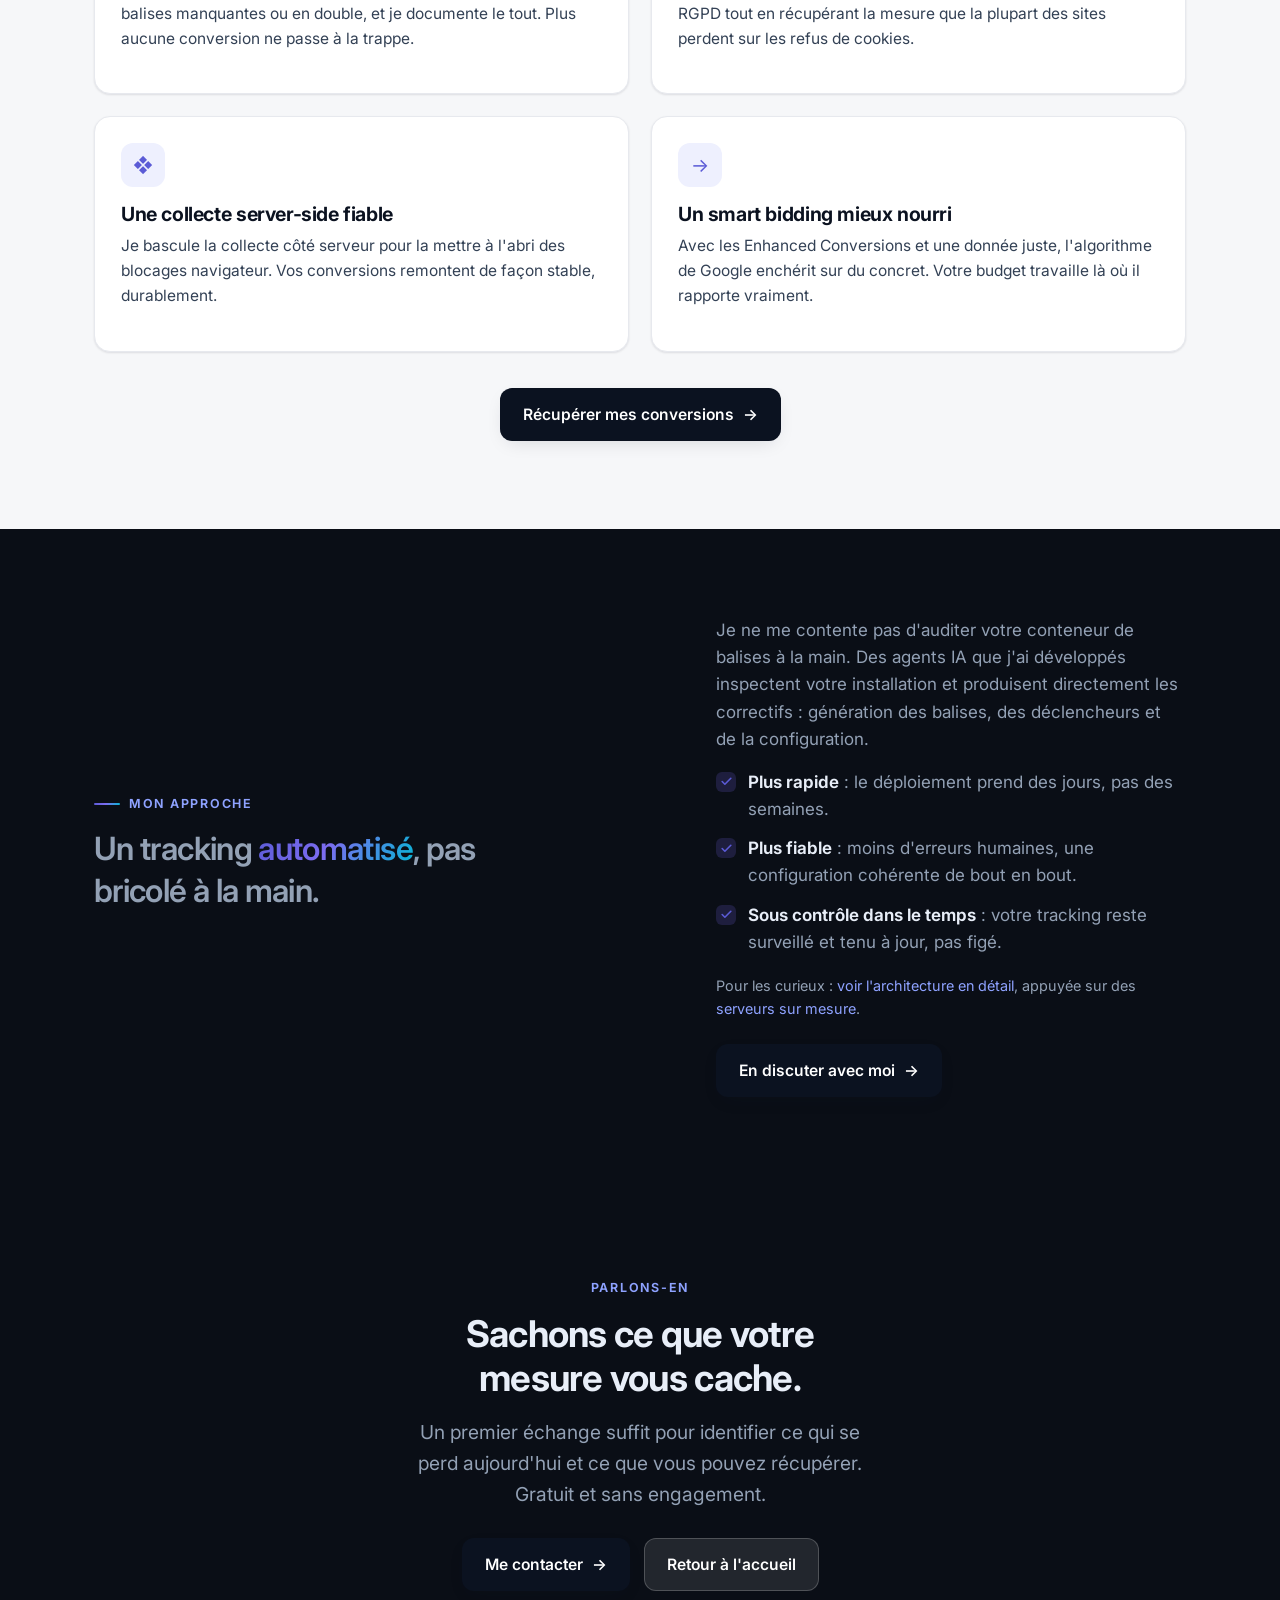
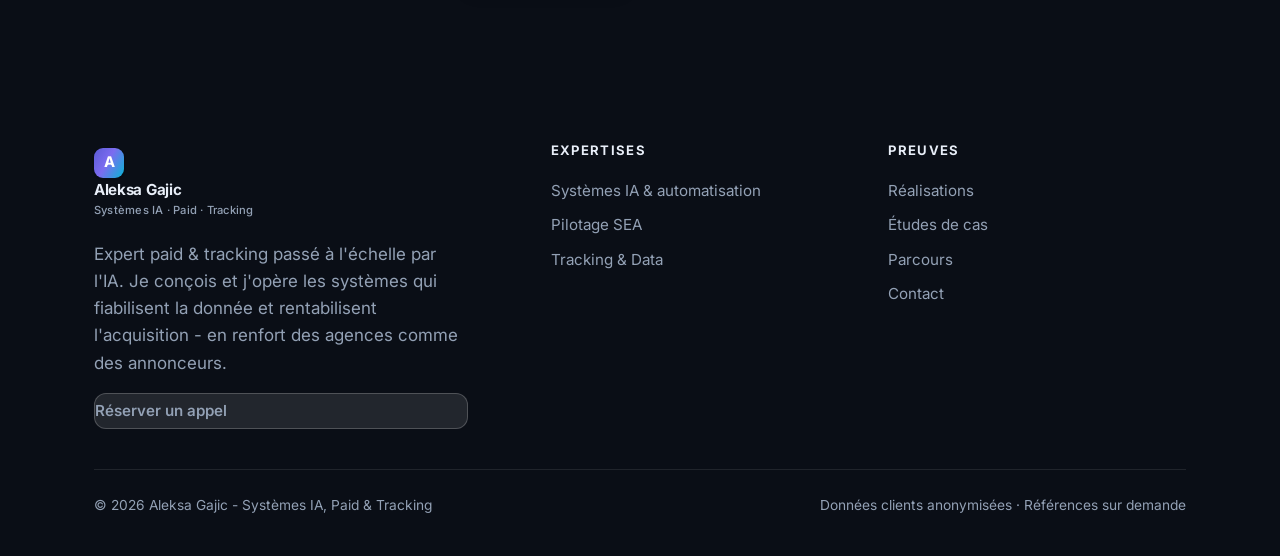
<file: tracking.html>
<!DOCTYPE html>
<html lang="fr">
<head>
  <meta charset="UTF-8" />
  <meta name="viewport" content="width=device-width, initial-scale=1.0" />
  <title>Tracking &amp; Data - Aleksa Gajic | Freelance</title>
  <meta name="description" content="Expert tracking. Vos conversions sont sous-comptées et vos enchères en pâtissent. J'installe une mesure fiable : Consent Mode v2, server-side, Enhanced Conversions. Récupérez les conversions que vous ne voyez pas." />
  <link rel="preconnect" href="https://fonts.googleapis.com" />
  <link rel="preconnect" href="https://fonts.gstatic.com" crossorigin />
  <link href="https://fonts.googleapis.com/css2?family=Inter:wght@400;500;600;700;800&display=swap" rel="stylesheet" />
  <link rel="stylesheet" href="assets/styles.css" />
</head>
<body>

  <!-- ====================== NAV ====================== -->
  <header class="nav">
    <div class="wrap nav__inner">
      <a class="brand" href="index.html">
        <span class="brand__mark">A</span>
        <span>Aleksa Gajic<small>Systèmes IA · Paid · Tracking</small></span>
      </a>
      <button class="nav__toggle" aria-label="Menu"><span></span><span></span><span></span></button>
      <nav class="nav__links">
        <a href="index.html#offre">Expertises</a>
        <a href="realisations.html">Réalisations</a>
        <a href="etudes-de-cas.html">Études de cas</a>
        <a href="index.html#parcours">Parcours</a>
        <a class="nav__cta" href="index.html#contact">Réserver un appel</a>
      </nav>
    </div>
  </header>

  <!-- ====================== PAGE HEADER ====================== -->
  <section class="phead">
    <div class="wrap">
      <div class="reveal">
        <a class="back" href="index.html">← Accueil</a>
        <span class="eyebrow">Data &amp; Analytics</span>
        <h1>Récupérez les conversions que vous ne <span class="grad">voyez pas</span>.</h1>
        <p class="lead">
          Aujourd'hui, une partie de vos conversions n'est tout simplement pas mesurée : consentement mal géré,
          pertes dans les navigateurs, balises incomplètes. Résultat, vous pilotez et vous enchérissez sur des
          chiffres faux. Je remets votre mesure d'aplomb.
        </p>
        <div class="btn-row" style="margin-top:28px">
          <a class="btn btn--primary" href="#contact">Auditer mon tracking <span class="arrow">→</span></a>
        </div>
        <div class="phead__meta">
          <span class="pill"><span class="dot"></span> Consent Mode v2</span>
          <span class="pill"><span class="dot"></span> Server-side</span>
          <span class="pill"><span class="dot"></span> Enhanced Conversions</span>
        </div>
      </div>
    </div>
  </section>

  <!-- ====================== LE PROBLÈME ====================== -->
  <section class="section">
    <div class="wrap split split--wide">
      <div class="reveal">
        <span class="eyebrow">Le problème</span>
        <h2>Des conversions sous-comptées vous coûtent du budget.</h2>
        <p class="lead" style="font-size:1.1rem">
          Quand une partie de vos ventes n'est pas remontée, l'algorithme de Google est mal nourri.
          Il enchérit à l'aveugle, dépense mal votre budget, et le ROAS qu'il vous affiche est faux,
          presque toujours sous-estimé. Vous croyez que vos campagnes sous-performent, alors que c'est
          la mesure qui flanche.
        </p>
        <p class="muted" style="font-size:0.97rem">
          Les causes sont presque toujours les mêmes : un consentement (Consent Mode) mal posé, des
          blocages navigateur qui effacent les cookies, ou des balises manquantes voire dupliquées.
        </p>
      </div>
      <div class="reveal">
        <ul class="ticks">
          <li>Vous voyez moins de ventes dans Google Ads que dans votre back-office ou votre CRM.</li>
          <li>Vos campagnes semblent sous-performer, sans raison claire.</li>
          <li>Vos chiffres de conversion ont chuté du jour au lendemain après un changement de site ou de bandeau cookies.</li>
          <li>Vous hésitez à augmenter les budgets parce que vous ne faites pas confiance aux chiffres.</li>
        </ul>
        <div class="btn-row" style="margin-top:26px">
          <a class="btn btn--ghost" href="#contact">Faire le point sur ma mesure <span class="arrow">→</span></a>
        </div>
      </div>
    </div>
  </section>

  <!-- ====================== CE QUE JE METS EN PLACE ====================== -->
  <section class="section" style="background:var(--bg-soft)">
    <div class="wrap">
      <div class="reveal center" style="max-width:52ch;margin:0 auto">
        <span class="eyebrow">Ce que je mets en place</span>
        <h2>Une donnée fiable, des décisions sur des chiffres justes.</h2>
        <p class="lead">Concrètement, voici ce que vous récupérez une fois la mesure remise d'aplomb.</p>
      </div>

      <div class="grid grid--2" style="margin-top:44px">
        <div class="card reveal">
          <div class="card__top"><span class="card__icon">◫</span></div>
          <h3>Un marquage propre et complet</h3>
          <p>J'audite l'ensemble de votre plan de marquage, je corrige les balises manquantes ou en double, et je documente le tout. Plus aucune conversion ne passe à la trappe.</p>
        </div>
        <div class="card reveal">
          <div class="card__top"><span class="card__icon">⛨</span></div>
          <h3>Un consentement conforme et efficace</h3>
          <p>Consent Mode v2 correctement posé : vous restez conforme au RGPD tout en récupérant la mesure que la plupart des sites perdent sur les refus de cookies.</p>
        </div>
        <div class="card reveal">
          <div class="card__top"><span class="card__icon">❖</span></div>
          <h3>Une collecte server-side fiable</h3>
          <p>Je bascule la collecte côté serveur pour la mettre à l'abri des blocages navigateur. Vos conversions remontent de façon stable, durablement.</p>
        </div>
        <div class="card reveal">
          <div class="card__top"><span class="card__icon">→</span></div>
          <h3>Un smart bidding mieux nourri</h3>
          <p>Avec les Enhanced Conversions et une donnée juste, l'algorithme de Google enchérit sur du concret. Votre budget travaille là où il rapporte vraiment.</p>
        </div>
      </div>

      <div class="btn-row reveal" style="margin-top:36px;justify-content:center">
        <a class="btn btn--primary" href="#contact">Récupérer mes conversions <span class="arrow">→</span></a>
      </div>
    </div>
  </section>

  <!-- ====================== DIFFÉRENCIATEUR (dark) ====================== -->
  <section class="dark section">
    <div class="wrap split split--wide">
      <div class="reveal">
        <span class="eyebrow">Mon approche</span>
        <p class="quote">Un tracking <span class="grad">automatisé</span>, pas bricolé à la main.</p>
      </div>
      <div class="reveal">
        <p>
          Je ne me contente pas d'auditer votre conteneur de balises à la main. Des agents IA que j'ai
          développés inspectent votre installation et produisent directement les correctifs : génération
          des balises, des déclencheurs et de la configuration.
        </p>
        <ul class="ticks">
          <li><strong>Plus rapide</strong> : le déploiement prend des jours, pas des semaines.</li>
          <li><strong>Plus fiable</strong> : moins d'erreurs humaines, une configuration cohérente de bout en bout.</li>
          <li><strong>Sous contrôle dans le temps</strong> : votre tracking reste surveillé et tenu à jour, pas figé.</li>
        </ul>
        <p class="muted" style="font-size:0.9rem;margin-top:18px">
          Pour les curieux : <a href="vision-rd.html#autotracking" style="color:#8ea2ff">voir l'architecture en détail</a>,
          appuyée sur des <a href="mcp-servers.html" style="color:#8ea2ff">serveurs sur mesure</a>.
        </p>
        <div class="btn-row" style="margin-top:24px">
          <a class="btn btn--primary" href="#contact">En discuter avec moi <span class="arrow">→</span></a>
        </div>
      </div>
    </div>
  </section>

  <!-- ====================== CONTACT ====================== -->
  <section class="dark section center" id="contact">
    <div class="wrap" style="max-width:46ch;margin:0 auto">
      <div class="reveal">
        <span class="eyebrow">Parlons-en</span>
        <h2>Sachons ce que votre mesure vous cache.</h2>
        <p class="lead">Un premier échange suffit pour identifier ce qui se perd aujourd'hui et ce que vous pouvez récupérer. Gratuit et sans engagement.</p>
        <div class="btn-row" style="margin-top:28px;justify-content:center">
          <a class="btn btn--primary" href="mailto:aleksa96gajic@gmail.com">Me contacter <span class="arrow">→</span></a>
          <a class="btn btn--light" href="index.html">Retour à l'accueil</a>
        </div>
      </div>
    </div>
  </section>

  <!-- ====================== FOOTER ====================== -->
  <footer class="footer">
    <div class="wrap">
      <div class="footer__grid">
        <div class="footer__brand">
          <a class="brand" href="index.html" style="color:var(--d-ink);margin-bottom:16px">
            <span class="brand__mark">A</span>
            <span>Aleksa Gajic<small style="color:var(--d-muted)">Systèmes IA · Paid · Tracking</small></span>
          </a>
          <p>Expert paid &amp; tracking passé à l'échelle par l'IA. Je conçois et j'opère les systèmes qui fiabilisent la donnée et rentabilisent l'acquisition - en renfort des agences comme des annonceurs.</p>
          <a class="btn btn--light" href="index.html#contact" style="margin-top:14px">Réserver un appel</a>
        </div>
        <div>
          <h4>Expertises</h4>
          <a href="ia.html">Systèmes IA &amp; automatisation</a>
          <a href="paid.html">Pilotage SEA</a>
          <a href="tracking.html">Tracking &amp; Data</a>
        </div>
        <div>
          <h4>Preuves</h4>
          <a href="realisations.html">Réalisations</a>
          <a href="etudes-de-cas.html">Études de cas</a>
          <a href="index.html#parcours">Parcours</a>
          <a href="index.html#contact">Contact</a>
        </div>
      </div>
      <div class="footer__bottom">
        <span>© 2026 Aleksa Gajic - Systèmes IA, Paid &amp; Tracking</span>
        <span>Données clients anonymisées · Références sur demande</span>
      </div>
    </div>
  </footer>

  <script src="assets/app.js"></script>
</body>
</html>
</file>
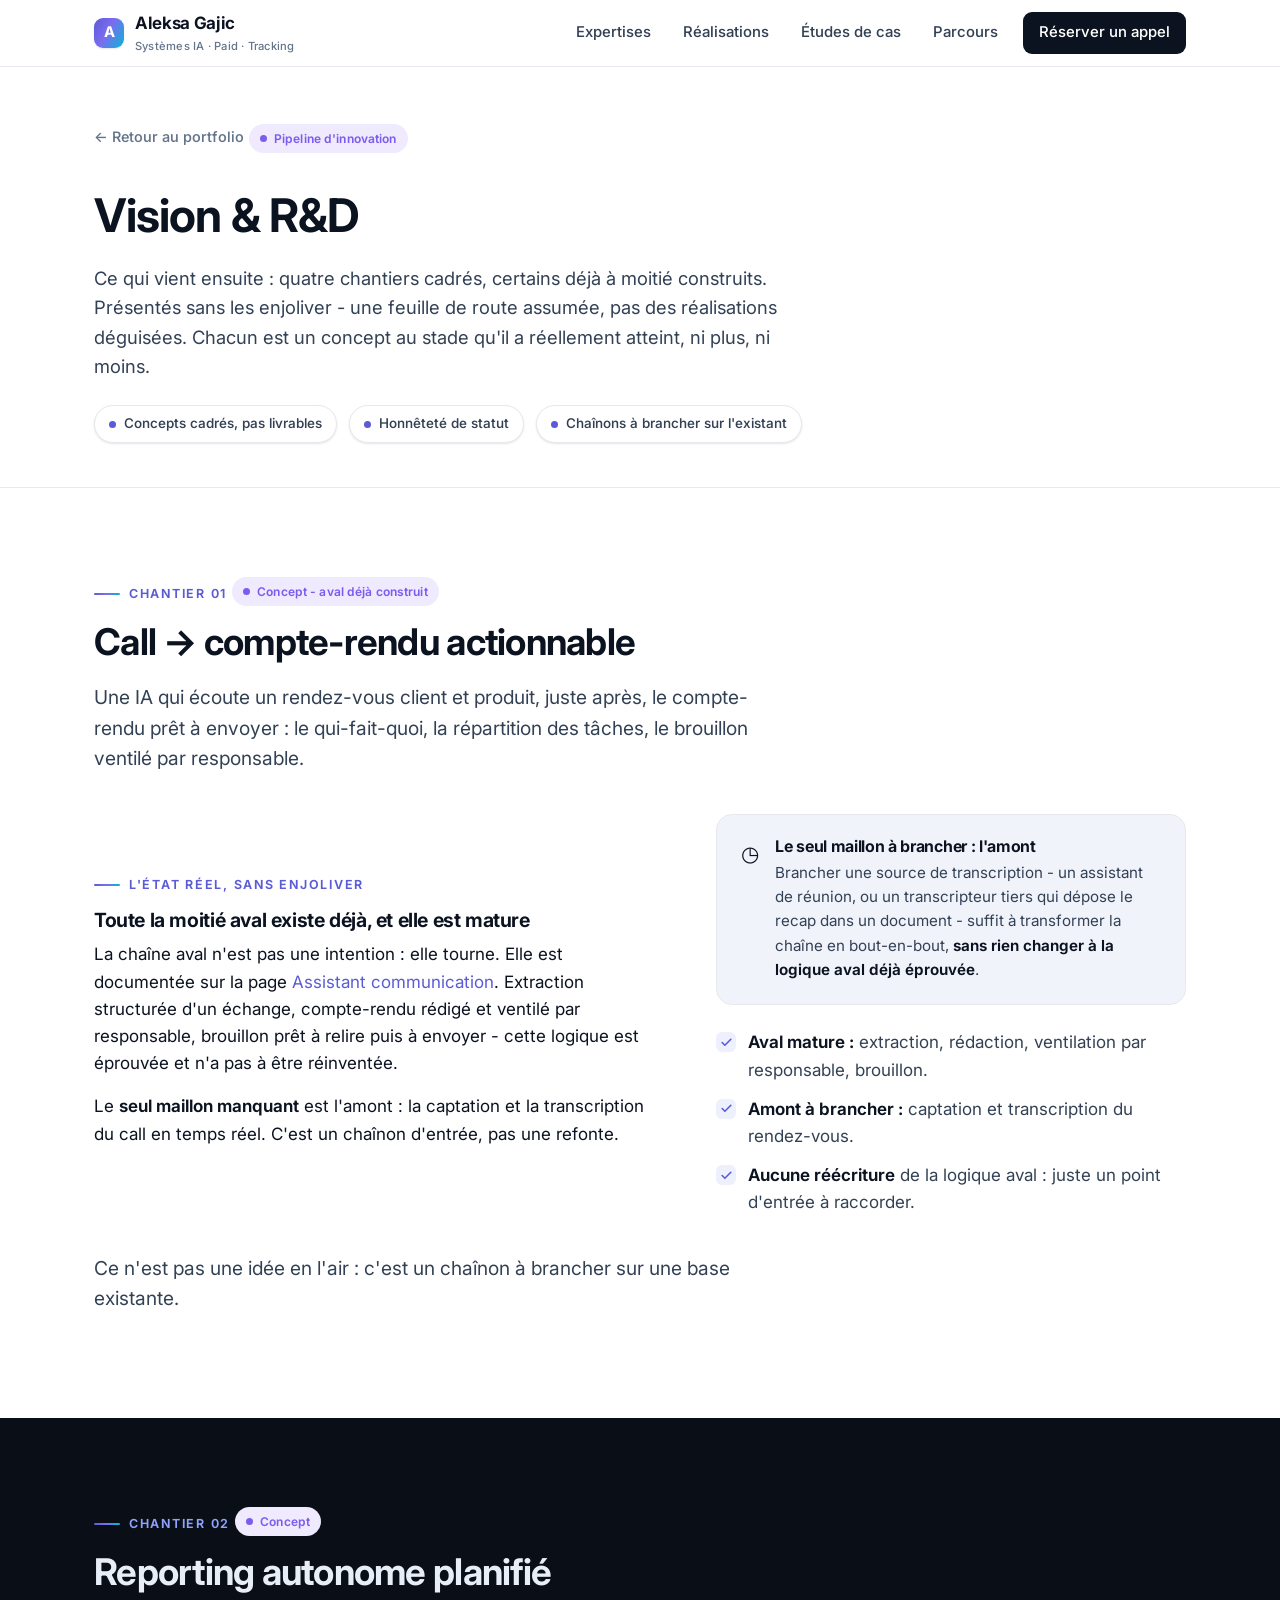
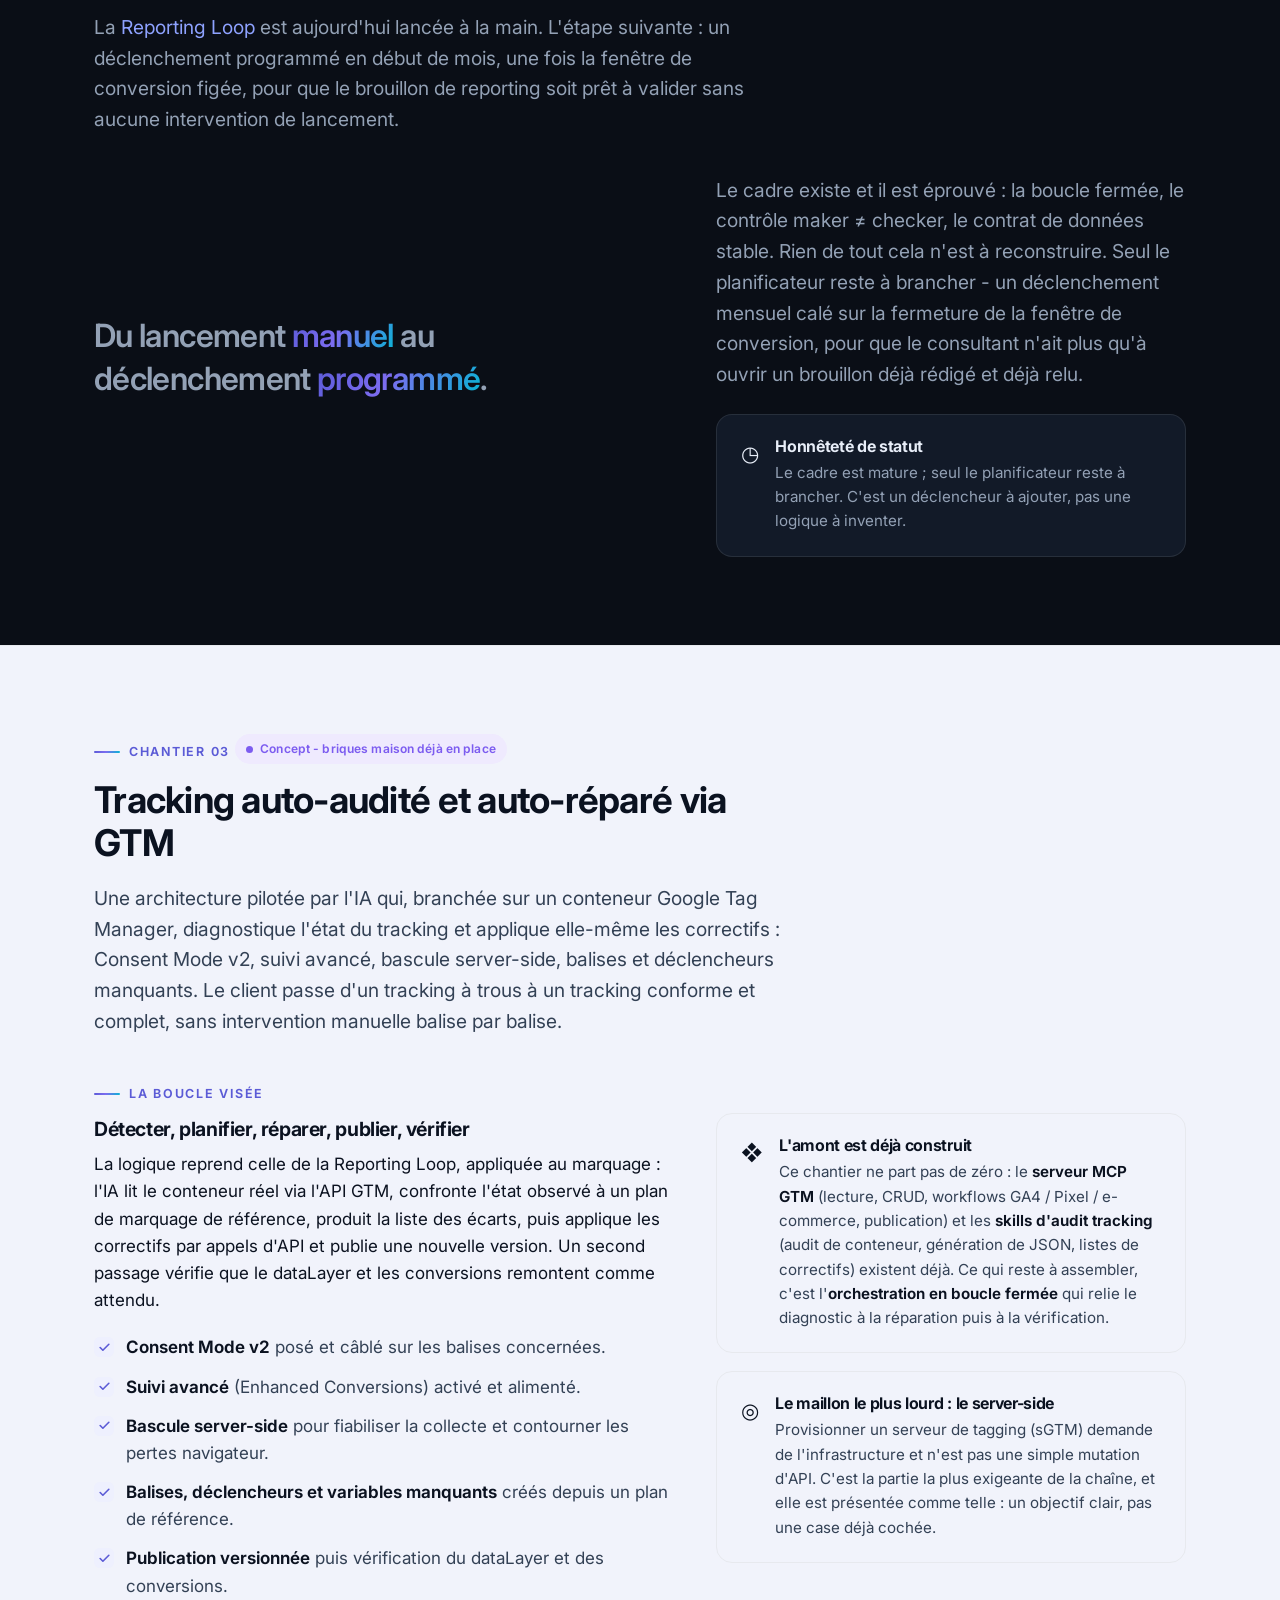
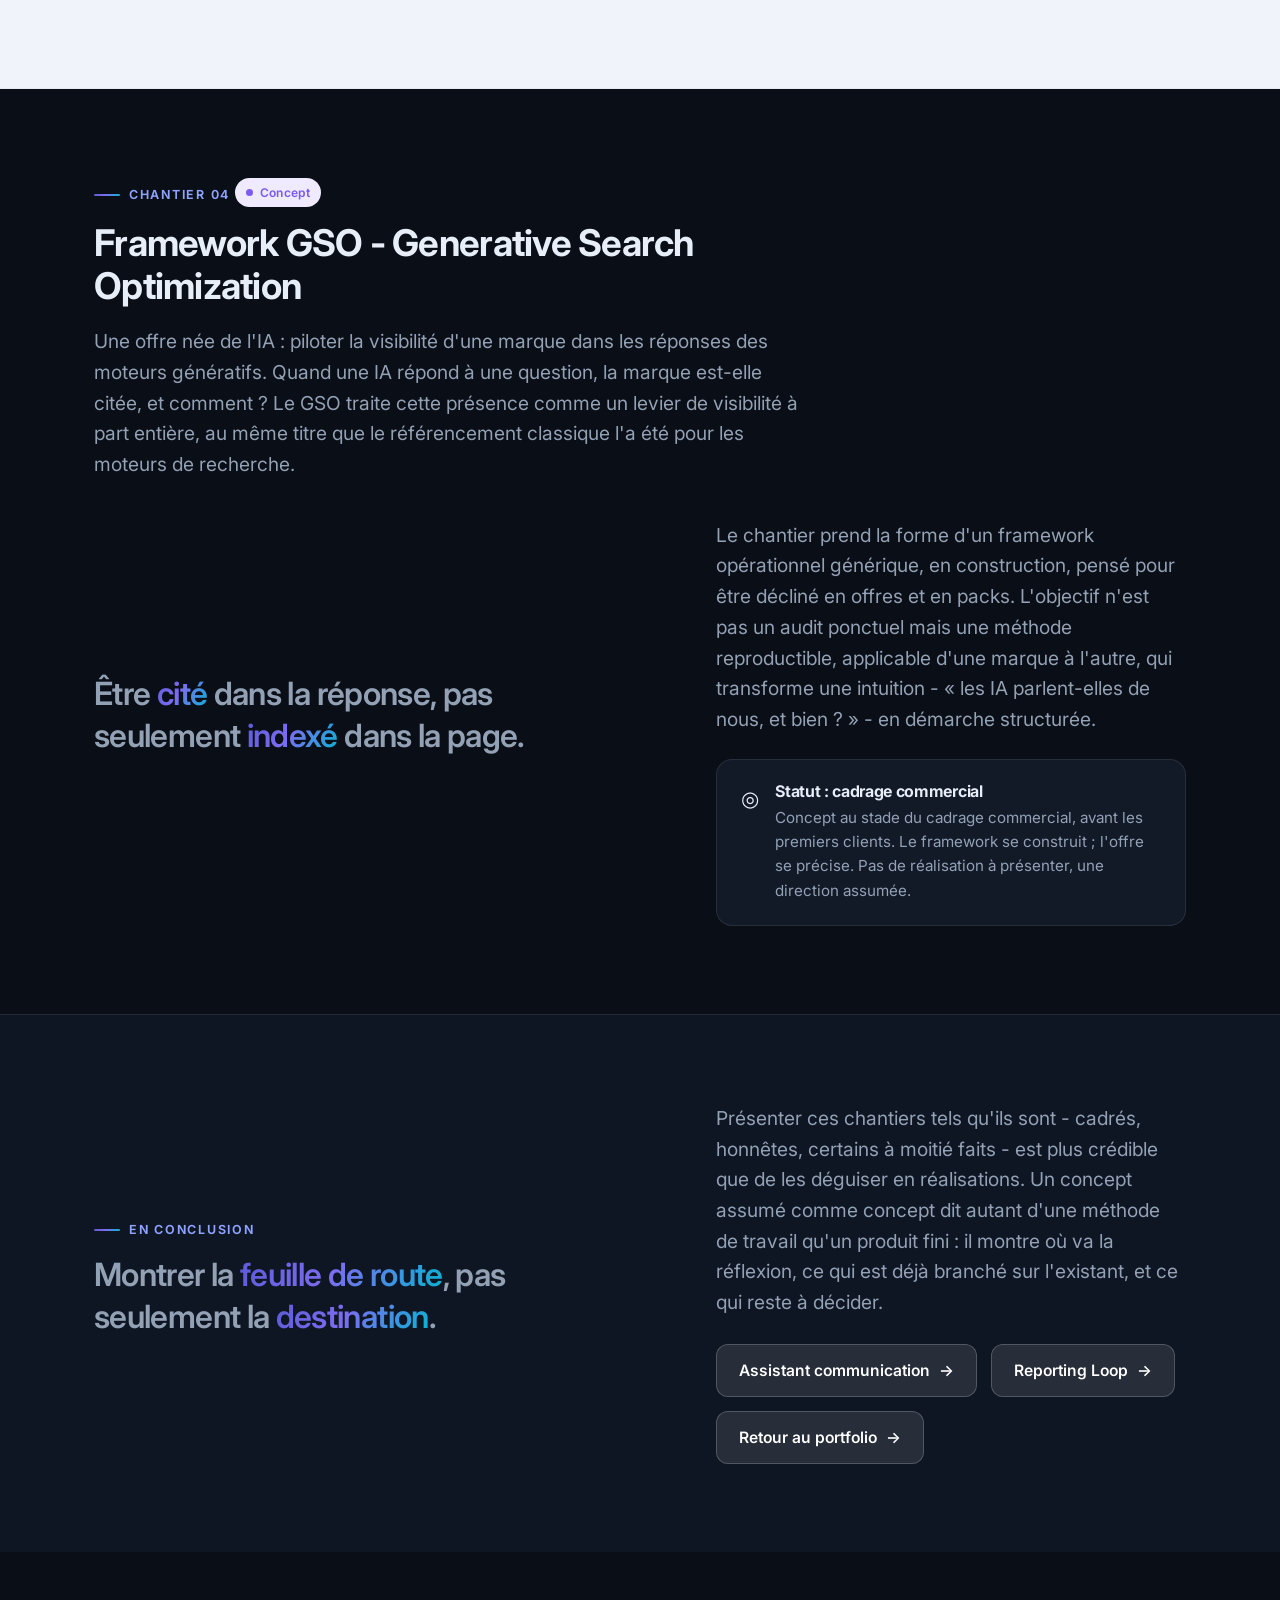
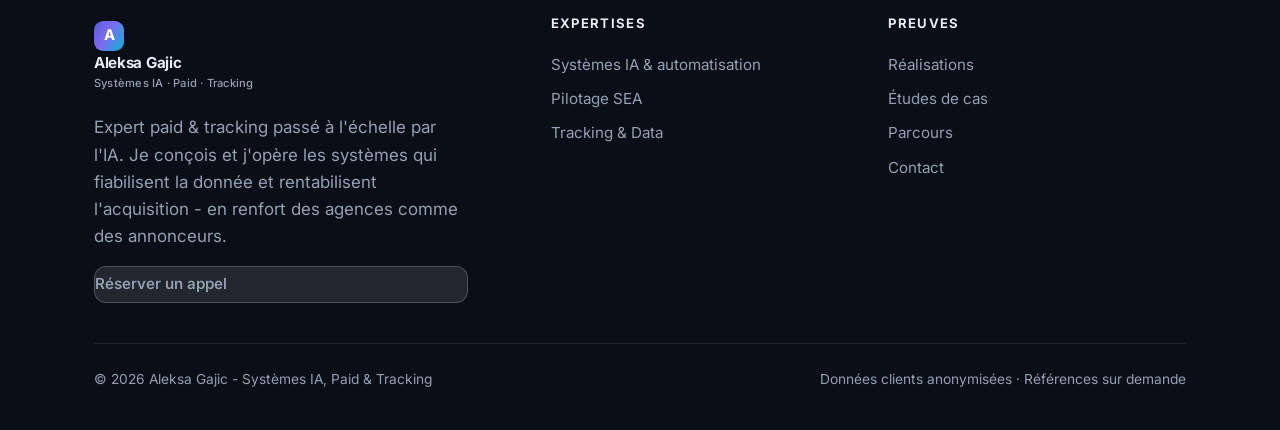
<file: vision-rd.html>
<!DOCTYPE html>
<html lang="fr">
<head>
  <meta charset="UTF-8" />
  <meta name="viewport" content="width=device-width, initial-scale=1.0" />
  <title>Vision &amp; R&amp;D - Aleksa | Acquisition &amp; Data Analytics</title>
  <meta name="description" content="Les chantiers à venir : des concepts cadrés, certains déjà à moitié construits. Une feuille de route assumée, présentée sans la déguiser en réalisations." />
  <link rel="preconnect" href="https://fonts.googleapis.com" />
  <link rel="preconnect" href="https://fonts.gstatic.com" crossorigin />
  <link href="https://fonts.googleapis.com/css2?family=Inter:wght@400;500;600;700;800&display=swap" rel="stylesheet" />
  <link rel="stylesheet" href="assets/styles.css" />
</head>
<body>

  <!-- NAV -->
  <header class="nav">
    <div class="wrap nav__inner">
      <a class="brand" href="index.html">
        <span class="brand__mark">A</span>
        <span>Aleksa Gajic<small>Systèmes IA · Paid · Tracking</small></span>
      </a>
      <button class="nav__toggle" aria-label="Menu"><span></span><span></span><span></span></button>
      <nav class="nav__links">
        <a href="index.html#offre">Expertises</a>
        <a href="realisations.html">Réalisations</a>
        <a href="etudes-de-cas.html">Études de cas</a>
        <a href="index.html#parcours">Parcours</a>
        <a class="nav__cta" href="index.html#contact">Réserver un appel</a>
      </nav>
    </div>
  </header>

  <!-- PAGE HEADER -->
  <section class="phead">
    <div class="wrap">
      <a class="back" href="realisations.html">← Retour au portfolio</a>
      <span class="badge badge--concept">Pipeline d'innovation</span>
      <h1 style="margin-top:18px">Vision &amp; R&amp;D</h1>
      <p class="lead">Ce qui vient ensuite : quatre chantiers cadrés, certains déjà à moitié construits. Présentés sans les enjoliver - une feuille de route assumée, pas des réalisations déguisées. Chacun est un concept au stade qu'il a réellement atteint, ni plus, ni moins.</p>
      <div class="phead__meta">
        <span class="pill"><span class="dot"></span> Concepts cadrés, pas livrables</span>
        <span class="pill"><span class="dot"></span> Honnêteté de statut</span>
        <span class="pill"><span class="dot"></span> Chaînons à brancher sur l'existant</span>
      </div>
    </div>
  </section>

  <!-- CHANTIER 1 : CALL -> CR -->
  <section id="call" class="section">
    <div class="wrap">
      <div class="reveal" style="max-width:62ch">
        <span class="eyebrow">Chantier 01</span>
        <span class="badge badge--concept" style="margin-bottom:14px">Concept - aval déjà construit</span>
        <h2>Call → compte-rendu actionnable</h2>
        <p class="lead">Une IA qui écoute un rendez-vous client et produit, juste après, le compte-rendu prêt à envoyer : le qui-fait-quoi, la répartition des tâches, le brouillon ventilé par responsable.</p>
      </div>

      <div class="split split--wide reveal" style="margin-top:40px">
        <div>
          <span class="eyebrow">L'état réel, sans enjoliver</span>
          <h3>Toute la moitié aval existe déjà, et elle est mature</h3>
          <p>
            La chaîne aval n'est pas une intention : elle tourne. Elle est documentée sur la page
            <a href="comms-assistant.html" style="color:var(--accent)">Assistant communication</a>. Extraction structurée
            d'un échange, compte-rendu rédigé et ventilé par responsable, brouillon prêt à relire puis à envoyer -
            cette logique est éprouvée et n'a pas à être réinventée.
          </p>
          <p>
            Le <strong>seul maillon manquant</strong> est l'amont : la captation et la transcription du call en
            temps réel. C'est un chaînon d'entrée, pas une refonte.
          </p>
        </div>
        <div>
          <div class="callout">
            <span class="callout__icon">◷</span>
            <div>
              <h4>Le seul maillon à brancher : l'amont</h4>
              <p>Brancher une source de transcription - un assistant de réunion, ou un transcripteur tiers qui dépose le recap dans un document - suffit à transformer la chaîne en bout-en-bout, <strong>sans rien changer à la logique aval déjà éprouvée</strong>.</p>
            </div>
          </div>
          <ul class="ticks" style="margin-top:24px">
            <li><strong>Aval mature :</strong> extraction, rédaction, ventilation par responsable, brouillon.</li>
            <li><strong>Amont à brancher :</strong> captation et transcription du rendez-vous.</li>
            <li><strong>Aucune réécriture</strong> de la logique aval : juste un point d'entrée à raccorder.</li>
          </ul>
        </div>
      </div>

      <div class="reveal" style="max-width:62ch;margin-top:36px">
        <p class="lead">Ce n'est pas une idée en l'air : c'est un chaînon à brancher sur une base existante.</p>
      </div>
    </div>
  </section>

  <!-- CHANTIER 2 : REPORTING AUTONOME (dark) -->
  <section id="autopilot" class="dark section">
    <div class="wrap">
      <div class="reveal" style="max-width:62ch">
        <span class="eyebrow">Chantier 02</span>
        <span class="badge badge--concept" style="margin-bottom:14px">Concept</span>
        <h2>Reporting autonome planifié</h2>
        <p class="lead">La <a href="reporting-loop.html" style="color:#8ea2ff">Reporting Loop</a> est aujourd'hui lancée à la main. L'étape suivante : un déclenchement programmé en début de mois, une fois la fenêtre de conversion figée, pour que le brouillon de reporting soit prêt à valider sans aucune intervention de lancement.</p>
      </div>

      <div class="split split--wide reveal" style="margin-top:40px">
        <div>
          <p class="quote">Du lancement <span class="grad">manuel</span> au déclenchement <span class="grad">programmé</span>.</p>
        </div>
        <div>
          <p class="lead">
            Le cadre existe et il est éprouvé : la boucle fermée, le contrôle maker ≠ checker, le contrat de
            données stable. Rien de tout cela n'est à reconstruire. Seul le planificateur reste à brancher -
            un déclenchement mensuel calé sur la fermeture de la fenêtre de conversion, pour que le consultant
            n'ait plus qu'à ouvrir un brouillon déjà rédigé et déjà relu.
          </p>
          <div class="callout" style="margin-top:24px">
            <span class="callout__icon">◷</span>
            <div>
              <h4>Honnêteté de statut</h4>
              <p>Le cadre est mature ; seul le planificateur reste à brancher. C'est un déclencheur à ajouter, pas une logique à inventer.</p>
            </div>
          </div>
        </div>
      </div>
    </div>
  </section>

  <!-- CHANTIER 3 : IP VISITOR INTELLIGENCE -->
  <section id="autotracking" class="section" style="background:var(--bg-tint);border-top:1px solid var(--line);border-bottom:1px solid var(--line)">
    <div class="wrap">
      <div class="reveal" style="max-width:64ch">
        <span class="eyebrow">Chantier 03</span>
        <span class="badge badge--concept" style="margin-bottom:14px">Concept - briques maison déjà en place</span>
        <h2>Tracking auto-audité et auto-réparé via GTM</h2>
        <p class="lead">Une architecture pilotée par l'IA qui, branchée sur un conteneur Google Tag Manager, diagnostique l'état du tracking et applique elle-même les correctifs : Consent Mode v2, suivi avancé, bascule server-side, balises et déclencheurs manquants. Le client passe d'un tracking à trous à un tracking conforme et complet, sans intervention manuelle balise par balise.</p>
      </div>

      <div class="split split--wide reveal" style="margin-top:40px">
        <div>
          <span class="eyebrow">La boucle visée</span>
          <h3>Détecter, planifier, réparer, publier, vérifier</h3>
          <p>
            La logique reprend celle de la Reporting Loop, appliquée au marquage : l'IA lit le conteneur réel
            via l'API GTM, confronte l'état observé à un plan de marquage de référence, produit la liste des
            écarts, puis applique les correctifs par appels d'API et publie une nouvelle version. Un second
            passage vérifie que le dataLayer et les conversions remontent comme attendu.
          </p>
          <ul class="ticks" style="margin-top:20px">
            <li><strong>Consent Mode v2</strong> posé et câblé sur les balises concernées.</li>
            <li><strong>Suivi avancé</strong> (Enhanced Conversions) activé et alimenté.</li>
            <li><strong>Bascule server-side</strong> pour fiabiliser la collecte et contourner les pertes navigateur.</li>
            <li><strong>Balises, déclencheurs et variables manquants</strong> créés depuis un plan de référence.</li>
            <li><strong>Publication versionnée</strong> puis vérification du dataLayer et des conversions.</li>
          </ul>
        </div>
        <div>
          <div class="callout">
            <span class="callout__icon">❖</span>
            <div>
              <h4>L'amont est déjà construit</h4>
              <p>Ce chantier ne part pas de zéro : le <strong>serveur MCP GTM</strong> (lecture, CRUD, workflows GA4 / Pixel / e-commerce, publication) et les <strong>skills d'audit tracking</strong> (audit de conteneur, génération de JSON, listes de correctifs) existent déjà. Ce qui reste à assembler, c'est l'<strong>orchestration en boucle fermée</strong> qui relie le diagnostic à la réparation puis à la vérification.</p>
            </div>
          </div>
          <div class="callout" style="margin-top:18px">
            <span class="callout__icon">◎</span>
            <div>
              <h4>Le maillon le plus lourd : le server-side</h4>
              <p>Provisionner un serveur de tagging (sGTM) demande de l'infrastructure et n'est pas une simple mutation d'API. C'est la partie la plus exigeante de la chaîne, et elle est présentée comme telle : un objectif clair, pas une case déjà cochée.</p>
            </div>
          </div>
        </div>
      </div>
    </div>
  </section>

  <!-- CHANTIER 4 : GSO (dark) -->
  <section id="gso" class="dark section">
    <div class="wrap">
      <div class="reveal" style="max-width:64ch">
        <span class="eyebrow">Chantier 04</span>
        <span class="badge badge--concept" style="margin-bottom:14px">Concept</span>
        <h2>Framework GSO - Generative Search Optimization</h2>
        <p class="lead">Une offre née de l'IA : piloter la visibilité d'une marque dans les réponses des moteurs génératifs. Quand une IA répond à une question, la marque est-elle citée, et comment ? Le GSO traite cette présence comme un levier de visibilité à part entière, au même titre que le référencement classique l'a été pour les moteurs de recherche.</p>
      </div>

      <div class="split split--wide reveal" style="margin-top:40px">
        <div>
          <p class="quote">Être <span class="grad">cité</span> dans la réponse, pas seulement <span class="grad">indexé</span> dans la page.</p>
        </div>
        <div>
          <p class="lead">
            Le chantier prend la forme d'un framework opérationnel générique, en construction, pensé pour être
            décliné en offres et en packs. L'objectif n'est pas un audit ponctuel mais une méthode reproductible,
            applicable d'une marque à l'autre, qui transforme une intuition - « les IA parlent-elles de nous, et
            bien ? » - en démarche structurée.
          </p>
          <div class="callout" style="margin-top:24px">
            <span class="callout__icon">◎</span>
            <div>
              <h4>Statut : cadrage commercial</h4>
              <p>Concept au stade du cadrage commercial, avant les premiers clients. Le framework se construit ; l'offre se précise. Pas de réalisation à présenter, une direction assumée.</p>
            </div>
          </div>
        </div>
      </div>
    </div>
  </section>

  <!-- CONCLUSION (dark) -->
  <section class="dark section" style="background:var(--d-surface-2);border-top:1px solid var(--d-line)">
    <div class="wrap split split--wide">
      <div class="reveal">
        <span class="eyebrow">En conclusion</span>
        <p class="quote">Montrer la <span class="grad">feuille de route</span>, pas seulement la <span class="grad">destination</span>.</p>
      </div>
      <div class="reveal">
        <p class="lead">
          Présenter ces chantiers tels qu'ils sont - cadrés, honnêtes, certains à moitié faits - est plus
          crédible que de les déguiser en réalisations. Un concept assumé comme concept dit autant d'une
          méthode de travail qu'un produit fini : il montre où va la réflexion, ce qui est déjà branché sur
          l'existant, et ce qui reste à décider.
        </p>
        <div class="btn-row" style="margin-top:26px">
          <a class="btn btn--light" href="comms-assistant.html">Assistant communication <span class="arrow">→</span></a>
          <a class="btn btn--light" href="reporting-loop.html">Reporting Loop <span class="arrow">→</span></a>
          <a class="btn btn--light" href="index.html">Retour au portfolio <span class="arrow">→</span></a>
        </div>
      </div>
    </div>
  </section>

  <!-- FOOTER -->
  <footer class="footer">
    <div class="wrap">
      <div class="footer__grid">
        <div class="footer__brand">
          <a class="brand" href="index.html" style="color:var(--d-ink);margin-bottom:16px">
            <span class="brand__mark">A</span>
            <span>Aleksa Gajic<small style="color:var(--d-muted)">Systèmes IA · Paid · Tracking</small></span>
          </a>
          <p>Expert paid &amp; tracking passé à l'échelle par l'IA. Je conçois et j'opère les systèmes qui fiabilisent la donnée et rentabilisent l'acquisition - en renfort des agences comme des annonceurs.</p>
          <a class="btn btn--light" href="index.html#contact" style="margin-top:14px">Réserver un appel</a>
        </div>
        <div>
          <h4>Expertises</h4>
          <a href="ia.html">Systèmes IA &amp; automatisation</a>
          <a href="paid.html">Pilotage SEA</a>
          <a href="tracking.html">Tracking &amp; Data</a>
        </div>
        <div>
          <h4>Preuves</h4>
          <a href="realisations.html">Réalisations</a>
          <a href="etudes-de-cas.html">Études de cas</a>
          <a href="index.html#parcours">Parcours</a>
          <a href="index.html#contact">Contact</a>
        </div>
      </div>
      <div class="footer__bottom">
        <span>© 2026 Aleksa Gajic - Systèmes IA, Paid &amp; Tracking</span>
        <span>Données clients anonymisées · Références sur demande</span>
      </div>
    </div>
  </footer>

  <script src="assets/app.js"></script>
</body>
</html>
</file>
<file: assets/styles.css>
/* =========================================================================
   Portfolio - Aleksa Gajic | Systemes IA, Paid & Tracking (freelance)
   Systeme de design hybride premium (clair dominant + sections sombres)
   Source de verite visuelle partagee par toutes les pages.
   ========================================================================= */

/* ---------- Tokens ---------- */
:root {
  /* Surfaces claires */
  --bg: #ffffff;
  --bg-soft: #f6f7f9;
  --bg-tint: #f1f3fb;
  --surface: #ffffff;
  --ink: #0b1220;
  --ink-2: #334155;
  --muted: #64748b;
  --line: #e7e9ee;
  --line-strong: #d7dbe2;

  /* Surfaces sombres (sections demos techniques) */
  --d-bg: #0a0e16;
  --d-surface: #121a28;
  --d-surface-2: #0f1623;
  --d-ink: #e8eef8;
  --d-muted: #93a1b5;
  --d-line: rgba(255, 255, 255, 0.09);

  /* Accents */
  --accent: #5b5bd6;
  --accent-2: #06b6d4;
  --accent-soft: #eef0fe;
  --grad: linear-gradient(120deg, #5b5bd6 0%, #7c6cf0 45%, #06b6d4 100%);

  /* Statuts de maturite */
  --prod: #0ea66b;
  --prod-bg: #e6f6ee;
  --proto: #c77d12;
  --proto-bg: #fbf0db;
  --concept: #7c5cf0;
  --concept-bg: #efeafe;

  /* Geometrie */
  --r: 16px;
  --r-sm: 10px;
  --r-lg: 22px;
  --maxw: 1140px;
  --gut: 24px;

  /* Ombres */
  --sh-sm: 0 1px 2px rgba(15, 23, 42, 0.06), 0 1px 3px rgba(15, 23, 42, 0.05);
  --sh: 0 6px 20px -8px rgba(15, 23, 42, 0.18);
  --sh-lg: 0 24px 60px -22px rgba(15, 23, 42, 0.32);

  --font: "Inter", -apple-system, BlinkMacSystemFont, "Segoe UI", Roboto, Helvetica, Arial, sans-serif;
  --mono: ui-monospace, "SF Mono", "JetBrains Mono", "Cascadia Code", Menlo, Consolas, monospace;
}

/* ---------- Reset ---------- */
*, *::before, *::after { box-sizing: border-box; }
html { scroll-behavior: smooth; -webkit-text-size-adjust: 100%; }
body {
  margin: 0;
  font-family: var(--font);
  color: var(--ink);
  background: var(--bg);
  line-height: 1.6;
  font-size: 17px;
  -webkit-font-smoothing: antialiased;
  text-rendering: optimizeLegibility;
}
img { max-width: 100%; display: block; }
a { color: inherit; text-decoration: none; }
h1, h2, h3, h4 { line-height: 1.18; letter-spacing: -0.02em; margin: 0 0 0.5em; font-weight: 680; }
h1 { font-size: clamp(2.1rem, 5vw, 3.4rem); }
h2 { font-size: clamp(1.6rem, 3.4vw, 2.3rem); }
h3 { font-size: 1.22rem; }
p { margin: 0 0 1rem; }
strong { font-weight: 650; color: var(--ink); }

/* ---------- Layout ---------- */
.wrap { max-width: var(--maxw); margin: 0 auto; padding: 0 var(--gut); }
.section { padding: 88px 0; }
.section--tight { padding: 56px 0; }
.eyebrow {
  font-size: 0.78rem; font-weight: 650; letter-spacing: 0.14em; text-transform: uppercase;
  color: var(--accent); margin-bottom: 14px; display: inline-flex; align-items: center; gap: 9px;
}
.eyebrow::before { content: ""; width: 26px; height: 2px; background: var(--grad); border-radius: 2px; }
.lead { font-size: 1.2rem; color: var(--ink-2); max-width: 60ch; }
.muted { color: var(--muted); }
.center { text-align: center; }
.center .lead { margin-left: auto; margin-right: auto; }
.center .eyebrow::before { display: none; }

/* ---------- Navigation ---------- */
.nav {
  position: sticky; top: 0; z-index: 50;
  backdrop-filter: saturate(180%) blur(14px);
  background: rgba(255, 255, 255, 0.82);
  border-bottom: 1px solid var(--line);
}
.nav__inner { display: flex; align-items: center; justify-content: space-between; height: 66px; }
.brand { display: flex; align-items: center; gap: 11px; font-weight: 680; letter-spacing: -0.02em; }
.brand__mark {
  width: 30px; height: 30px; border-radius: 9px; background: var(--grad);
  display: grid; place-items: center; color: #fff; font-size: 0.92rem; font-weight: 750;
  box-shadow: var(--sh-sm);
}
.brand small { display: block; font-size: 0.7rem; font-weight: 500; color: var(--muted); letter-spacing: 0.02em; }
.nav__links { display: flex; align-items: center; gap: 6px; }
.nav__links a {
  padding: 8px 13px; border-radius: 9px; font-size: 0.93rem; font-weight: 520; color: var(--ink-2);
  transition: background 0.15s, color 0.15s;
}
.nav__links a:hover { background: var(--bg-soft); color: var(--ink); }
.nav__links a.is-active { color: var(--accent); background: var(--accent-soft); }
.nav__cta {
  margin-left: 6px; padding: 9px 16px !important; background: var(--ink); color: #fff !important;
  border-radius: 10px; font-weight: 580;
}
.nav__cta:hover { background: #1e293b !important; }
.nav__toggle { display: none; background: none; border: 0; cursor: pointer; padding: 8px; }
.nav__toggle span { display: block; width: 22px; height: 2px; background: var(--ink); margin: 4px 0; border-radius: 2px; transition: 0.2s; }

/* ---------- Buttons ---------- */
.btn {
  display: inline-flex; align-items: center; gap: 9px; font-weight: 580; font-size: 0.98rem;
  padding: 13px 22px; border-radius: 12px; cursor: pointer; border: 1px solid transparent;
  transition: transform 0.12s ease, box-shadow 0.2s ease, background 0.2s;
}
.btn:active { transform: translateY(1px); }
.btn--primary { background: var(--ink); color: #fff; box-shadow: var(--sh); }
.btn--primary:hover { box-shadow: var(--sh-lg); }
.btn--ghost { background: var(--surface); color: var(--ink); border-color: var(--line-strong); }
.btn--ghost:hover { border-color: var(--accent); color: var(--accent); }
.btn--light { background: rgba(255,255,255,0.1); color: #fff; border-color: rgba(255,255,255,0.2); }
.btn--light:hover { background: rgba(255,255,255,0.18); }
.btn-row { display: flex; flex-wrap: wrap; gap: 14px; }
.arrow { transition: transform 0.18s; }
.btn:hover .arrow, .card:hover .arrow { transform: translateX(3px); }

/* ---------- Hero ---------- */
.hero { position: relative; overflow: hidden; padding: 76px 0 64px; }
.hero::before {
  content: ""; position: absolute; inset: 0; z-index: -1;
  background:
    radial-gradient(60% 60% at 15% 0%, rgba(124, 108, 240, 0.10), transparent 60%),
    radial-gradient(50% 50% at 95% 10%, rgba(6, 182, 212, 0.10), transparent 55%),
    var(--bg);
}
.hero__grid { display: grid; grid-template-columns: 1.15fr 0.85fr; gap: 56px; align-items: center; }
.hero h1 { margin-bottom: 0.4em; }
.hero h1 .grad { background: var(--grad); -webkit-background-clip: text; background-clip: text; color: transparent; }
.hero__meta { display: flex; flex-wrap: wrap; gap: 10px; margin-top: 28px; }
.pill {
  display: inline-flex; align-items: center; gap: 8px; font-size: 0.84rem; font-weight: 540;
  padding: 7px 14px; border-radius: 999px; background: var(--surface); border: 1px solid var(--line);
  color: var(--ink-2); box-shadow: var(--sh-sm);
}
.pill .dot { width: 7px; height: 7px; border-radius: 50%; background: var(--accent); }

/* ---------- Cards (projets) ---------- */
.grid { display: grid; gap: 22px; }
.grid--3 { grid-template-columns: repeat(3, 1fr); }
.grid--2 { grid-template-columns: repeat(2, 1fr); }
.card {
  position: relative; display: flex; flex-direction: column; background: var(--surface);
  border: 1px solid var(--line); border-radius: var(--r); padding: 26px; box-shadow: var(--sh-sm);
  transition: transform 0.18s ease, box-shadow 0.22s ease, border-color 0.2s;
}
a.card:hover { transform: translateY(-4px); box-shadow: var(--sh-lg); border-color: var(--line-strong); }
.card__top { display: flex; align-items: center; justify-content: space-between; margin-bottom: 16px; gap: 12px; }
.card__icon {
  width: 44px; height: 44px; border-radius: 12px; display: grid; place-items: center; flex-shrink: 0;
  background: var(--accent-soft); color: var(--accent); font-size: 1.2rem;
}
.card h3 { margin-bottom: 8px; }
.card p { color: var(--ink-2); font-size: 0.97rem; margin-bottom: 16px; }
.card__foot { margin-top: auto; display: flex; align-items: center; gap: 8px; font-weight: 560; font-size: 0.92rem; color: var(--accent); }
.card__tags { display: flex; flex-wrap: wrap; gap: 7px; margin-bottom: 16px; }
.tag {
  font-size: 0.74rem; font-weight: 540; padding: 4px 10px; border-radius: 7px;
  background: var(--bg-soft); color: var(--muted); border: 1px solid var(--line); font-family: var(--mono);
}

/* ---------- Badges de statut ---------- */
.badge {
  display: inline-flex; align-items: center; gap: 7px; font-size: 0.75rem; font-weight: 620;
  padding: 5px 11px; border-radius: 999px; letter-spacing: 0.01em; white-space: nowrap;
}
.badge::before { content: ""; width: 7px; height: 7px; border-radius: 50%; background: currentColor; }
.badge--prod { color: var(--prod); background: var(--prod-bg); }
.badge--proto { color: var(--proto); background: var(--proto-bg); }
.badge--concept { color: var(--concept); background: var(--concept-bg); }

/* ---------- Sections sombres ---------- */
.dark { background: var(--d-bg); color: var(--d-ink); position: relative; }
.dark h1, .dark h2, .dark h3 { color: var(--d-ink); }
.dark .lead, .dark p { color: var(--d-muted); }
.dark .eyebrow { color: #8ea2ff; }
.dark .muted { color: var(--d-muted); }
.dark strong { color: var(--d-ink); }
.dark .ticks li strong { color: var(--d-ink); }
.dark .pill { background: var(--d-surface); border-color: var(--d-line); color: var(--d-ink); }
.dark .card { background: var(--d-surface); border-color: var(--d-line); color: var(--d-ink); box-shadow: none; }
.dark .card h3 { color: var(--d-ink); }
.dark .card p { color: var(--d-muted); }
.dark .tag { background: var(--d-surface-2); border-color: var(--d-line); color: var(--d-muted); }

/* ---------- Bloc fil rouge / citation ---------- */
.thread {
  display: grid; grid-template-columns: repeat(3, 1fr); gap: 0;
  border: 1px solid var(--d-line); border-radius: var(--r-lg); overflow: hidden;
  background: var(--d-surface-2);
}
.thread__step { padding: 30px 28px; border-right: 1px solid var(--d-line); position: relative; }
.thread__step:last-child { border-right: 0; }
.thread__num { font-family: var(--mono); font-size: 0.8rem; color: #8ea2ff; margin-bottom: 12px; }
.thread__step h3 { font-size: 1.08rem; margin-bottom: 8px; }
.thread__step p { font-size: 0.94rem; margin: 0; }

.quote {
  font-size: clamp(1.4rem, 3vw, 2rem); font-weight: 600; letter-spacing: -0.02em; line-height: 1.32;
  max-width: 24ch;
}
.quote .grad { background: var(--grad); -webkit-background-clip: text; background-clip: text; color: transparent; }

/* ---------- Steps (numerotees, fond clair) ---------- */
.steps { display: grid; gap: 18px; counter-reset: s; }
.step {
  display: grid; grid-template-columns: auto 1fr; gap: 20px; align-items: start;
  padding: 24px; border: 1px solid var(--line); border-radius: var(--r); background: var(--surface);
}
.step__n {
  counter-increment: s; width: 38px; height: 38px; border-radius: 11px; flex-shrink: 0;
  background: var(--ink); color: #fff; display: grid; place-items: center; font-weight: 680; font-size: 0.95rem;
}
.step__n::before { content: counter(s); }
.step h3 { margin-bottom: 6px; }
.step p { margin: 0; color: var(--ink-2); font-size: 0.97rem; }

/* ---------- Listes a puces custom ---------- */
.ticks { list-style: none; padding: 0; margin: 0; display: grid; gap: 12px; }
.ticks li { position: relative; padding-left: 32px; color: var(--ink-2); }
.ticks li::before {
  content: ""; position: absolute; left: 0; top: 3px; width: 20px; height: 20px; border-radius: 6px;
  background: var(--accent-soft) url("data:image/svg+xml,%3Csvg xmlns='http://www.w3.org/2000/svg' viewBox='0 0 24 24' fill='none' stroke='%235b5bd6' stroke-width='3' stroke-linecap='round' stroke-linejoin='round'%3E%3Cpolyline points='20 6 9 17 4 12'/%3E%3C/svg%3E") center / 13px no-repeat;
}
.dark .ticks li { color: var(--d-muted); }
.dark .ticks li::before { background-color: rgba(124,108,240,0.18); }

/* ---------- Tables ---------- */
.table-wrap { overflow-x: auto; border: 1px solid var(--line); border-radius: var(--r); }
table { width: 100%; border-collapse: collapse; font-size: 0.95rem; }
thead th {
  text-align: left; font-weight: 620; font-size: 0.78rem; text-transform: uppercase; letter-spacing: 0.06em;
  color: var(--muted); padding: 14px 18px; background: var(--bg-soft); border-bottom: 1px solid var(--line);
}
tbody td { padding: 14px 18px; border-bottom: 1px solid var(--line); color: var(--ink-2); vertical-align: top; }
tbody tr:last-child td { border-bottom: 0; }
tbody td strong { color: var(--ink); }
.dark .table-wrap { border-color: var(--d-line); }
.dark thead th { background: var(--d-surface-2); color: var(--d-muted); border-color: var(--d-line); }
.dark tbody td { border-color: var(--d-line); color: var(--d-muted); }
.dark tbody td strong { color: var(--d-ink); }

/* ---------- Code / terminal mockup ---------- */
.code {
  font-family: var(--mono); font-size: 0.86rem; line-height: 1.7; border-radius: var(--r);
  background: var(--d-surface-2); border: 1px solid var(--d-line); color: var(--d-ink); overflow: hidden;
}
.code__bar { display: flex; align-items: center; gap: 7px; padding: 12px 16px; border-bottom: 1px solid var(--d-line); }
.code__bar i { width: 11px; height: 11px; border-radius: 50%; background: #3a4456; display: inline-block; }
.code__bar span { margin-left: 10px; font-size: 0.78rem; color: var(--d-muted); }
.code pre { margin: 0; padding: 18px 20px; overflow-x: auto; white-space: pre; }
.code .c-key { color: #8ea2ff; }
.code .c-str { color: #6ee7b7; }
.code .c-com { color: #64748b; }
.code .c-fn { color: #f0abfc; }

/* ---------- Callout ---------- */
.callout {
  display: grid; grid-template-columns: auto 1fr; gap: 16px; padding: 22px 24px; border-radius: var(--r);
  background: var(--bg-tint); border: 1px solid var(--line); align-items: start;
}
.callout__icon { font-size: 1.3rem; }
.callout h4 { margin: 0 0 5px; font-size: 1rem; }
.callout p { margin: 0; font-size: 0.95rem; color: var(--ink-2); }
.callout--warn { background: var(--proto-bg); border-color: #f0dcb4; }
.dark .callout { background: var(--d-surface); border-color: var(--d-line); }
.dark .callout p { color: var(--d-muted); }

/* ---------- Stat / metriques qualitatives ---------- */
.stats { display: grid; grid-template-columns: repeat(3, 1fr); gap: 22px; }
.stat { padding: 26px; border: 1px solid var(--line); border-radius: var(--r); background: var(--surface); }
.stat__k { font-size: 1.9rem; font-weight: 720; letter-spacing: -0.03em; background: var(--grad); -webkit-background-clip: text; background-clip: text; color: transparent; }
.stat p { margin: 8px 0 0; font-size: 0.94rem; color: var(--ink-2); }
.dark .stat { background: var(--d-surface); border-color: var(--d-line); }
.dark .stat p { color: var(--d-muted); }

/* ---------- Page header (pages detail) ---------- */
.phead { padding: 56px 0 44px; border-bottom: 1px solid var(--line); }
.phead .back { display: inline-flex; align-items: center; gap: 8px; font-size: 0.9rem; font-weight: 540; color: var(--muted); margin-bottom: 22px; }
.phead .back:hover { color: var(--accent); }
.phead h1 { font-size: clamp(1.9rem, 4.4vw, 2.9rem); margin-bottom: 0.45em; }
.phead .lead { font-size: 1.15rem; }
.phead__meta { display: flex; flex-wrap: wrap; gap: 12px; align-items: center; margin-top: 24px; }

/* ---------- Two-column prose ---------- */
.split { display: grid; grid-template-columns: 1fr 1fr; gap: 48px; align-items: center; }
.split--wide { grid-template-columns: 1.1fr 0.9fr; }

/* ---------- Footer ---------- */
.footer { background: var(--d-bg); color: var(--d-muted); padding: 64px 0 40px; }
.footer__grid { display: grid; grid-template-columns: 1.4fr 1fr 1fr; gap: 40px; margin-bottom: 40px; }
.footer h4 { color: var(--d-ink); font-size: 0.82rem; text-transform: uppercase; letter-spacing: 0.1em; margin-bottom: 16px; }
.footer a { display: block; color: var(--d-muted); padding: 5px 0; font-size: 0.95rem; }
.footer a:hover { color: var(--d-ink); }
.footer__brand { max-width: 34ch; }
.footer__bottom { border-top: 1px solid var(--d-line); padding-top: 24px; display: flex; justify-content: space-between; flex-wrap: wrap; gap: 12px; font-size: 0.86rem; }

/* ---------- Formulaire de contact ---------- */
.contact-form { display: grid; gap: 16px; text-align: left; }
.contact-form label { display: grid; gap: 6px; font-size: 0.88rem; font-weight: 580; color: var(--ink-2); }
.contact-form input, .contact-form textarea {
  font-family: var(--font); font-size: 1rem; color: var(--ink); width: 100%;
  padding: 12px 14px; border: 1px solid var(--line-strong); border-radius: var(--r-sm);
  background: var(--surface); resize: vertical;
}
.contact-form input:focus, .contact-form textarea:focus {
  outline: none; border-color: var(--accent); box-shadow: 0 0 0 3px var(--accent-soft);
}
.contact-form button { justify-content: center; margin-top: 4px; }
.form-note { font-size: 0.82rem; color: var(--muted); margin: 4px 0 0; }
.contact-split { display: grid; grid-template-columns: 0.9fr 1.1fr; gap: 40px; align-items: start; text-align: left; }
.contact-direct { display: grid; gap: 16px; }
.contact-direct .pill { width: fit-content; }

/* ---------- Etudes de cas ---------- */
.case { display: flex; flex-direction: column; }
.case .card__tags { margin-bottom: 14px; }
.case__metric {
  margin-top: auto; padding-top: 16px; border-top: 1px solid var(--line);
  display: flex; align-items: baseline; gap: 12px; flex-wrap: wrap;
}
.case__metric .stat__k { font-size: 1.7rem; }
.case__metric span:last-child { font-size: 0.9rem; color: var(--muted); }
.dark .case__metric { border-color: var(--d-line); }
.dark .case__metric span:last-child { color: var(--d-muted); }

/* ---------- Carte mise en avant (offre principale) ---------- */
.card--feature { border-color: var(--accent); box-shadow: 0 0 0 1px var(--accent), var(--sh); }
.card__flag {
  position: absolute; top: -11px; left: 22px; font-size: 0.7rem; font-weight: 650; letter-spacing: 0.04em;
  text-transform: uppercase; color: #fff; background: var(--grad); padding: 4px 11px; border-radius: 999px;
}

/* ---------- Reveal anim ---------- */
.reveal { opacity: 0; transform: translateY(18px); transition: opacity 0.6s ease, transform 0.6s ease; }
.reveal.is-in { opacity: 1; transform: none; }
@media (prefers-reduced-motion: reduce) {
  .reveal { opacity: 1; transform: none; transition: none; }
  html { scroll-behavior: auto; }
}

/* ---------- Responsive ---------- */
@media (max-width: 920px) {
  .hero__grid, .split, .split--wide, .contact-split { grid-template-columns: 1fr; gap: 36px; }
  .grid--3 { grid-template-columns: repeat(2, 1fr); }
  .thread { grid-template-columns: 1fr; }
  .thread__step { border-right: 0; border-bottom: 1px solid var(--d-line); }
  .thread__step:last-child { border-bottom: 0; }
  .stats { grid-template-columns: 1fr; }
  .footer__grid { grid-template-columns: 1fr 1fr; }
}
@media (max-width: 680px) {
  body { font-size: 16px; }
  .section { padding: 60px 0; }
  .grid--3, .grid--2 { grid-template-columns: 1fr; }
  .nav__links {
    position: fixed; inset: 66px 0 auto 0; flex-direction: column; align-items: stretch; gap: 2px;
    background: var(--bg); border-bottom: 1px solid var(--line); padding: 12px var(--gut) 18px;
    transform: translateY(-120%); transition: transform 0.25s ease; box-shadow: var(--sh);
  }
  .nav__links.is-open { transform: none; }
  .nav__toggle { display: block; }
  .nav__cta { margin: 6px 0 0 !important; text-align: center; }
  .footer__grid { grid-template-columns: 1fr; }
  .hero__meta { gap: 8px; }
}
</file>
